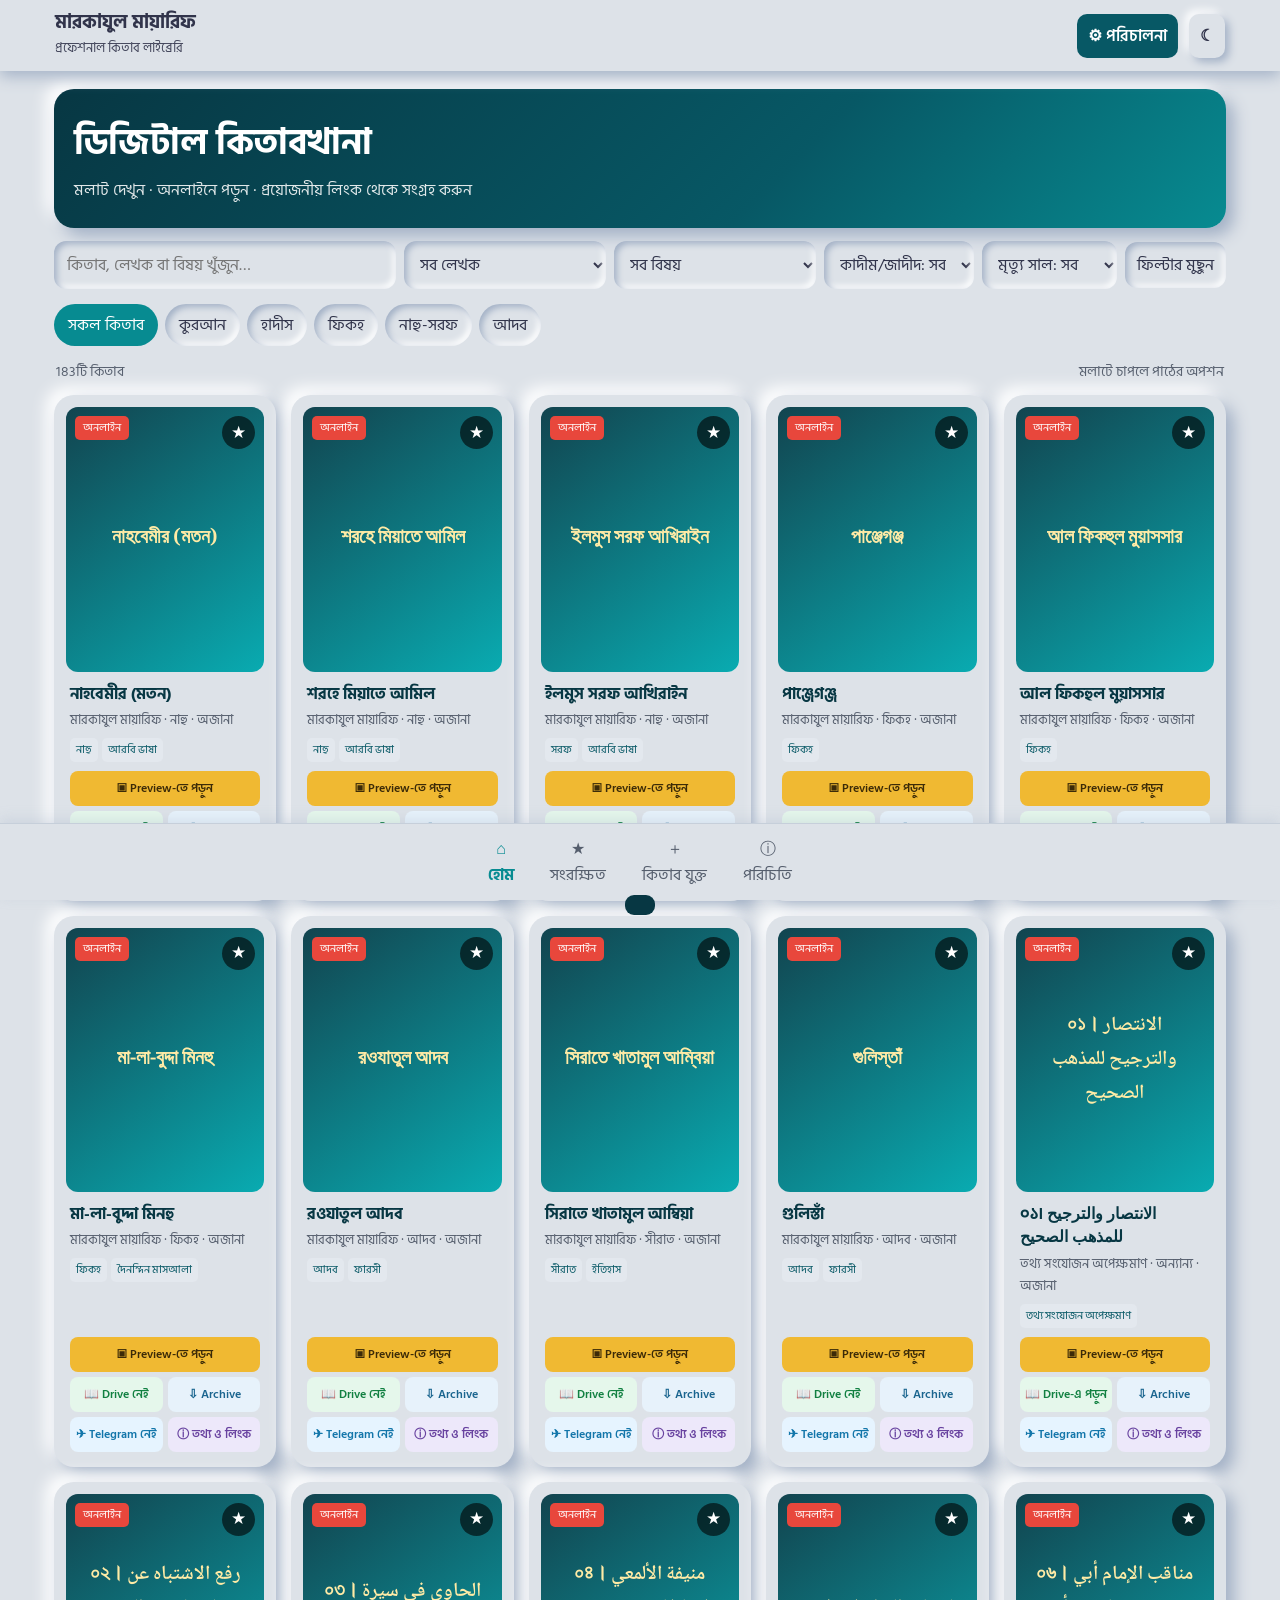
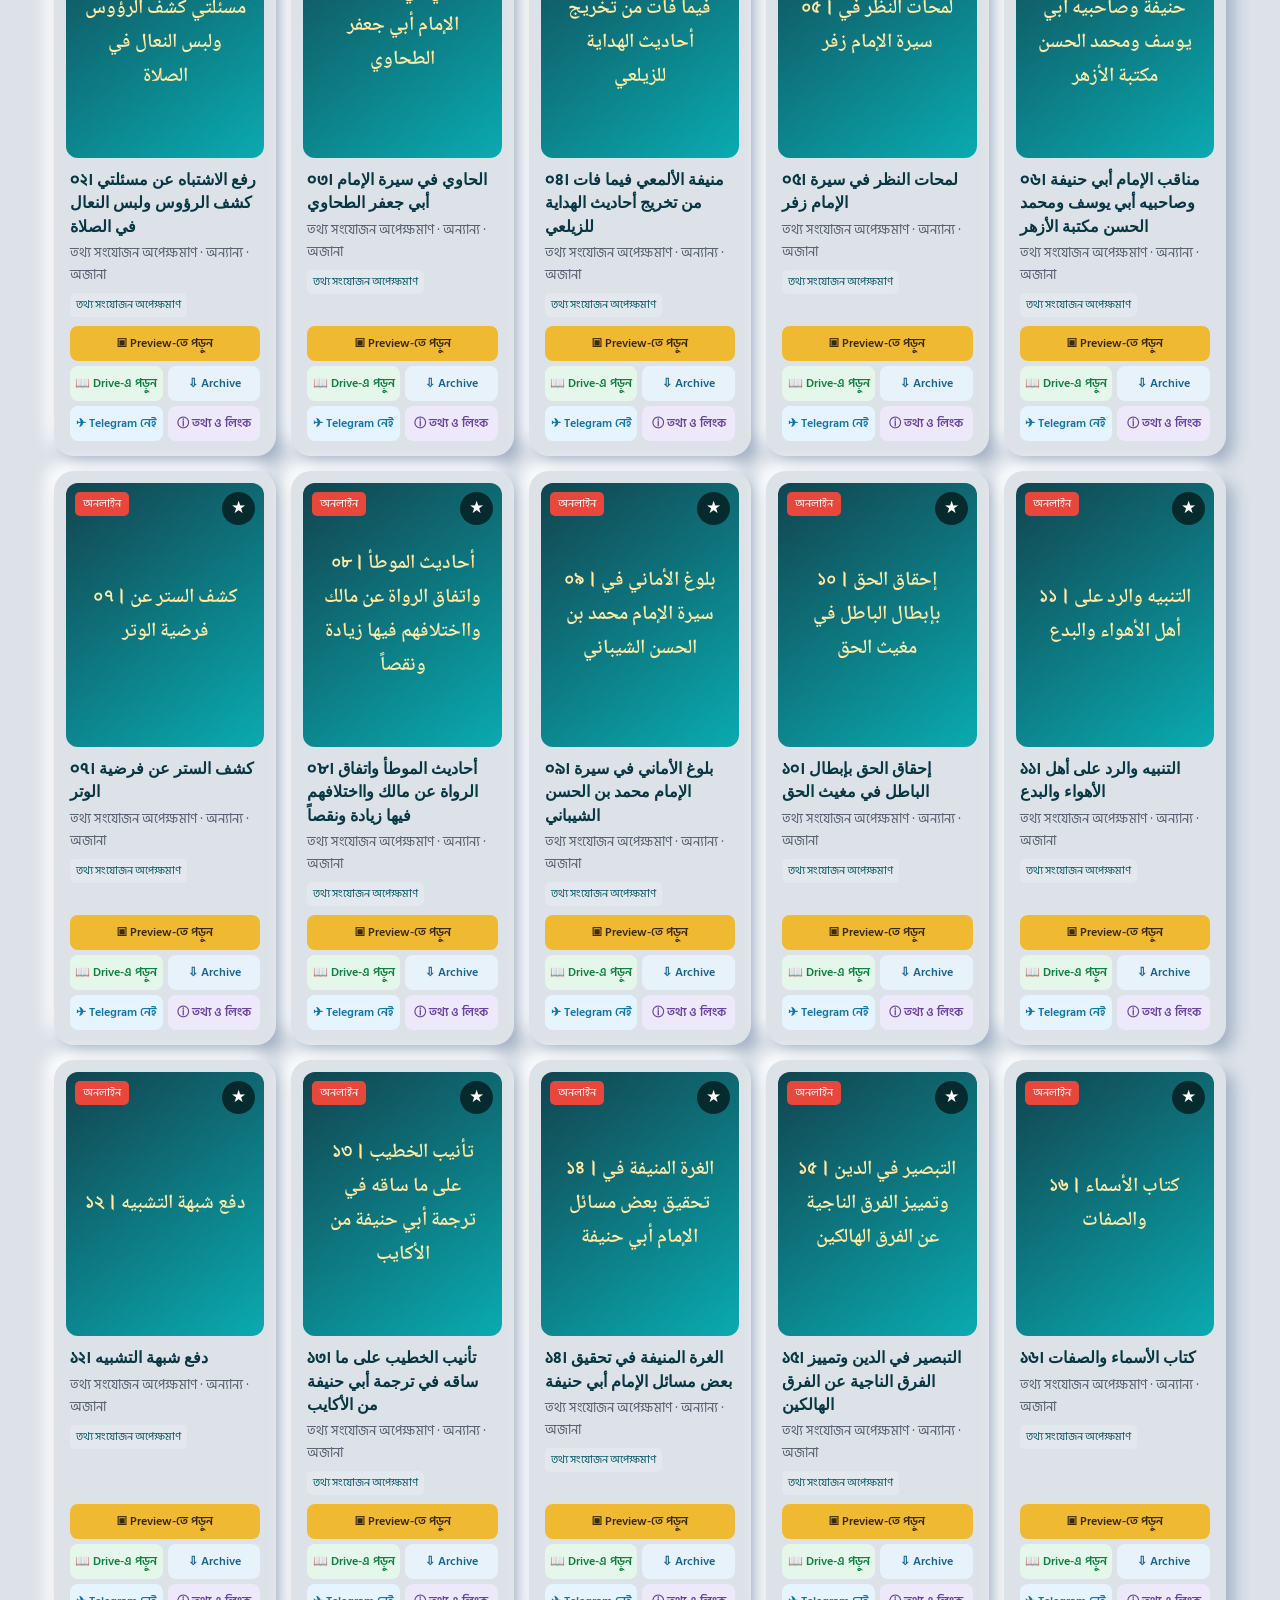
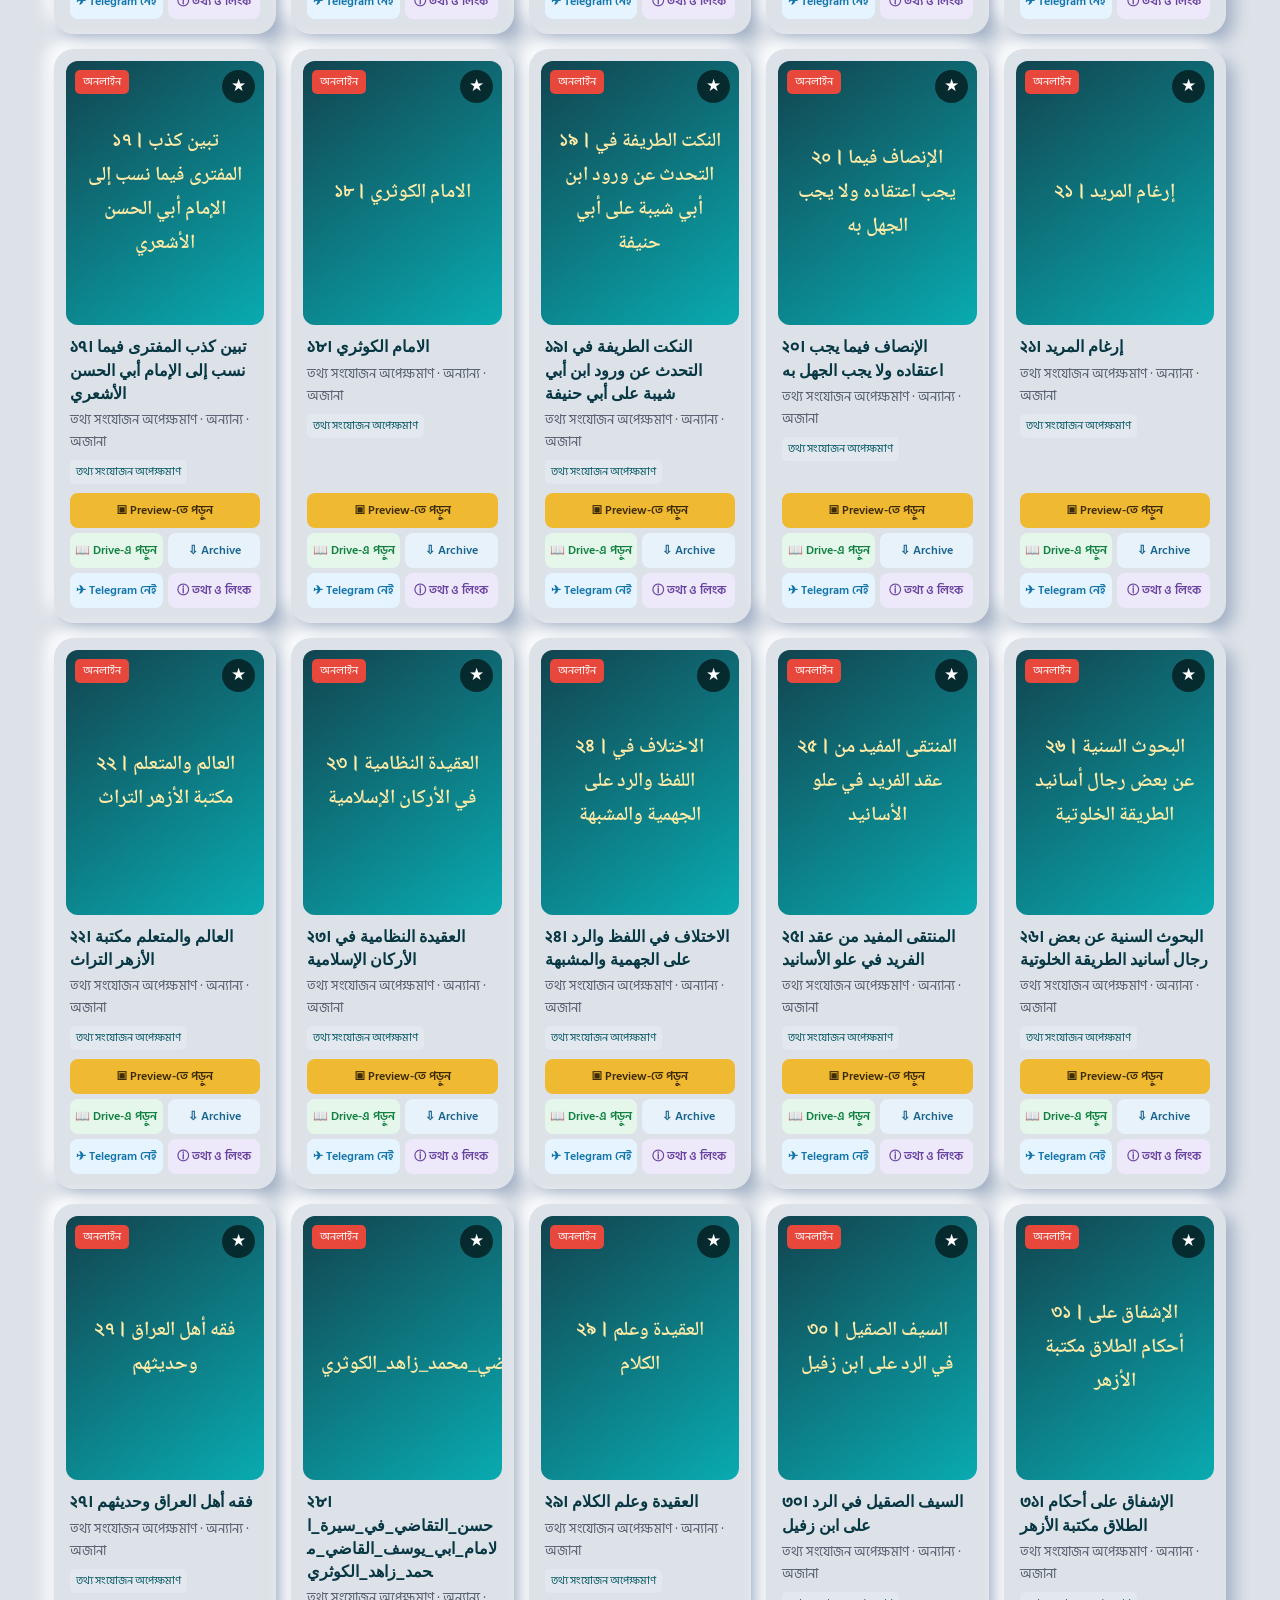
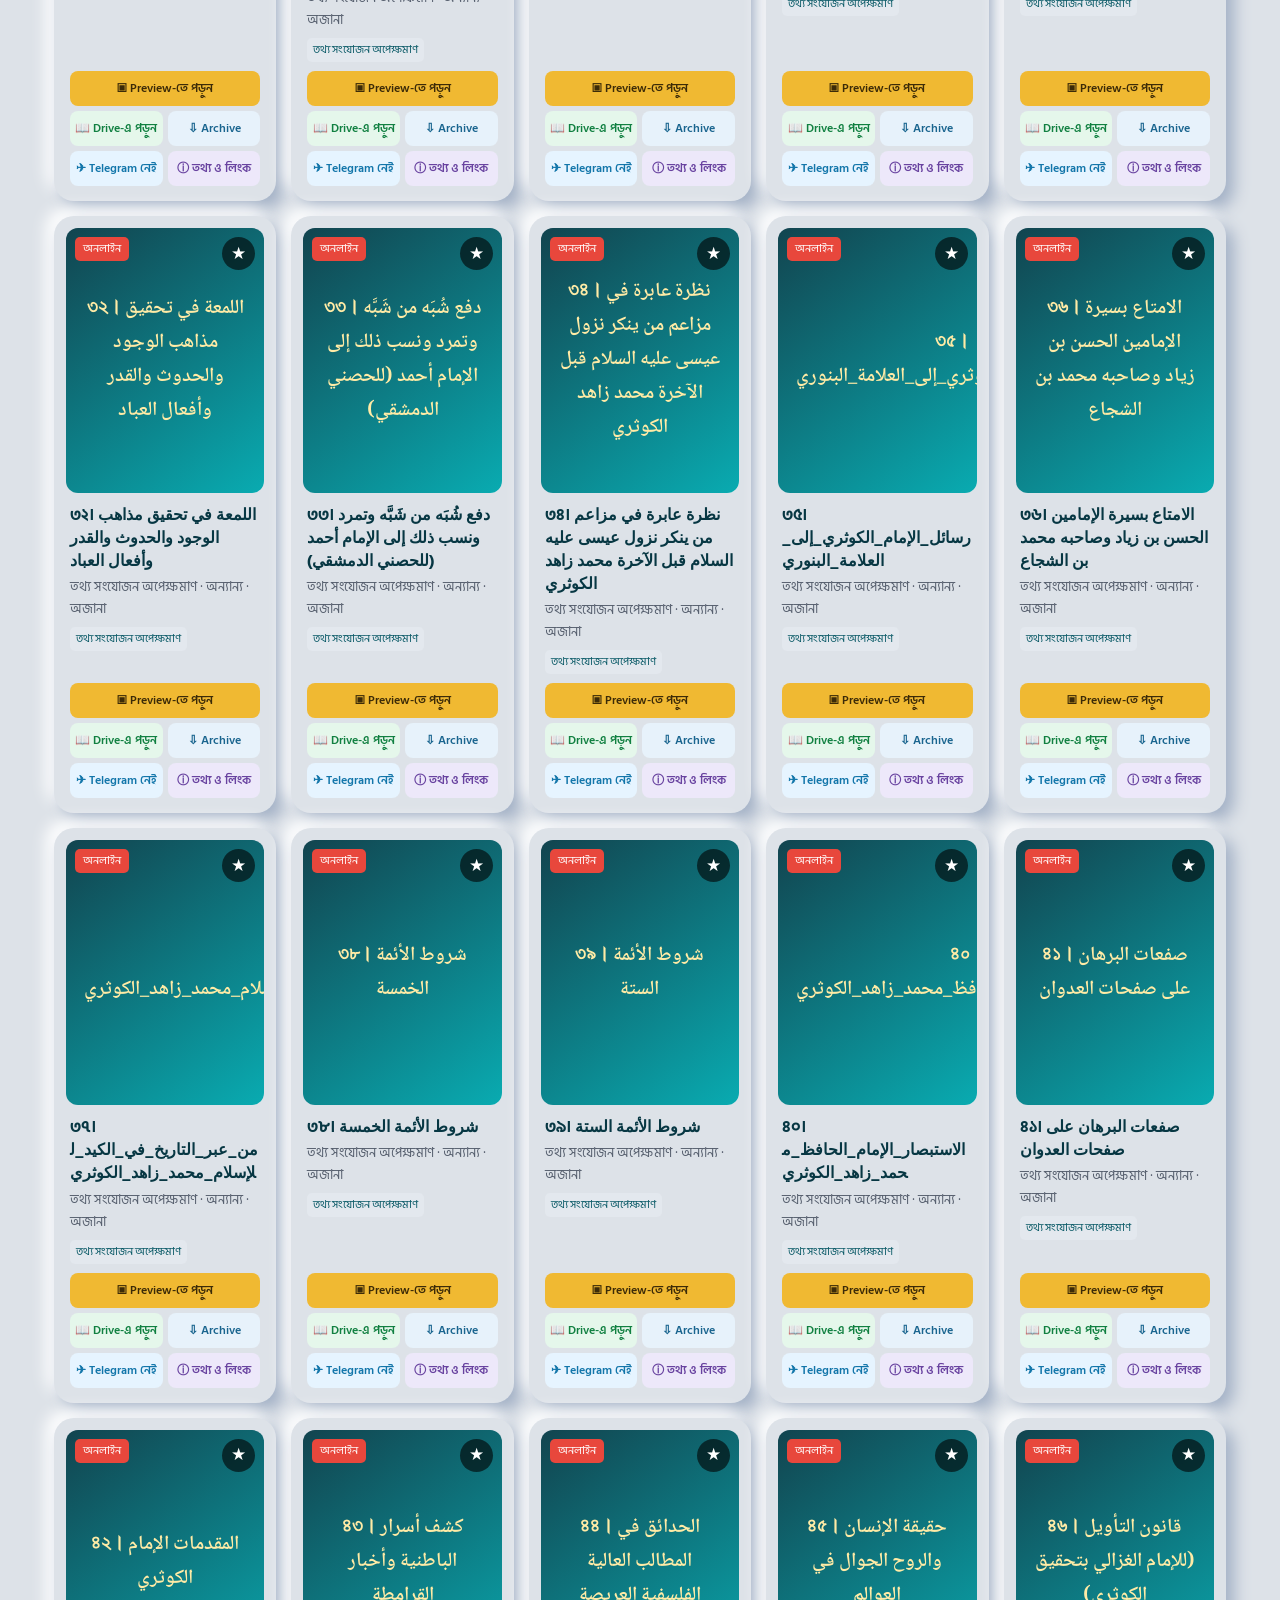
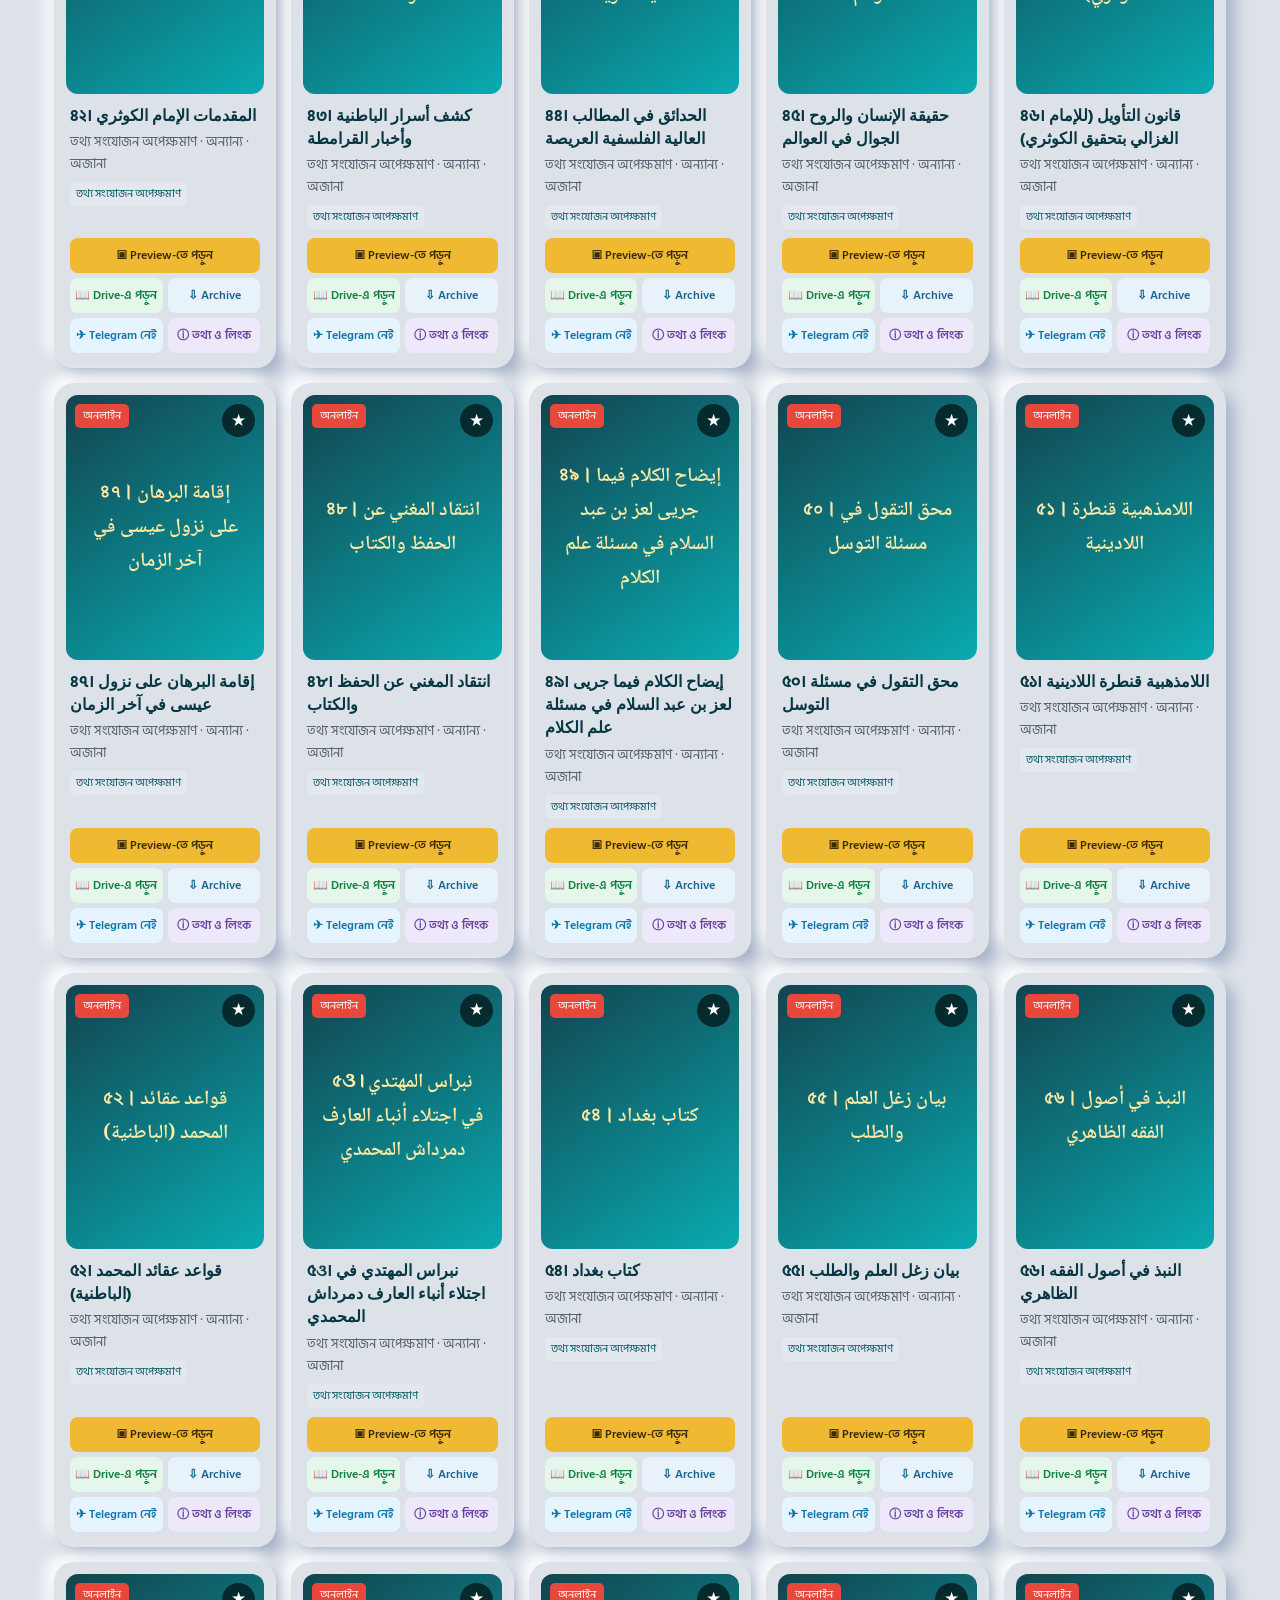
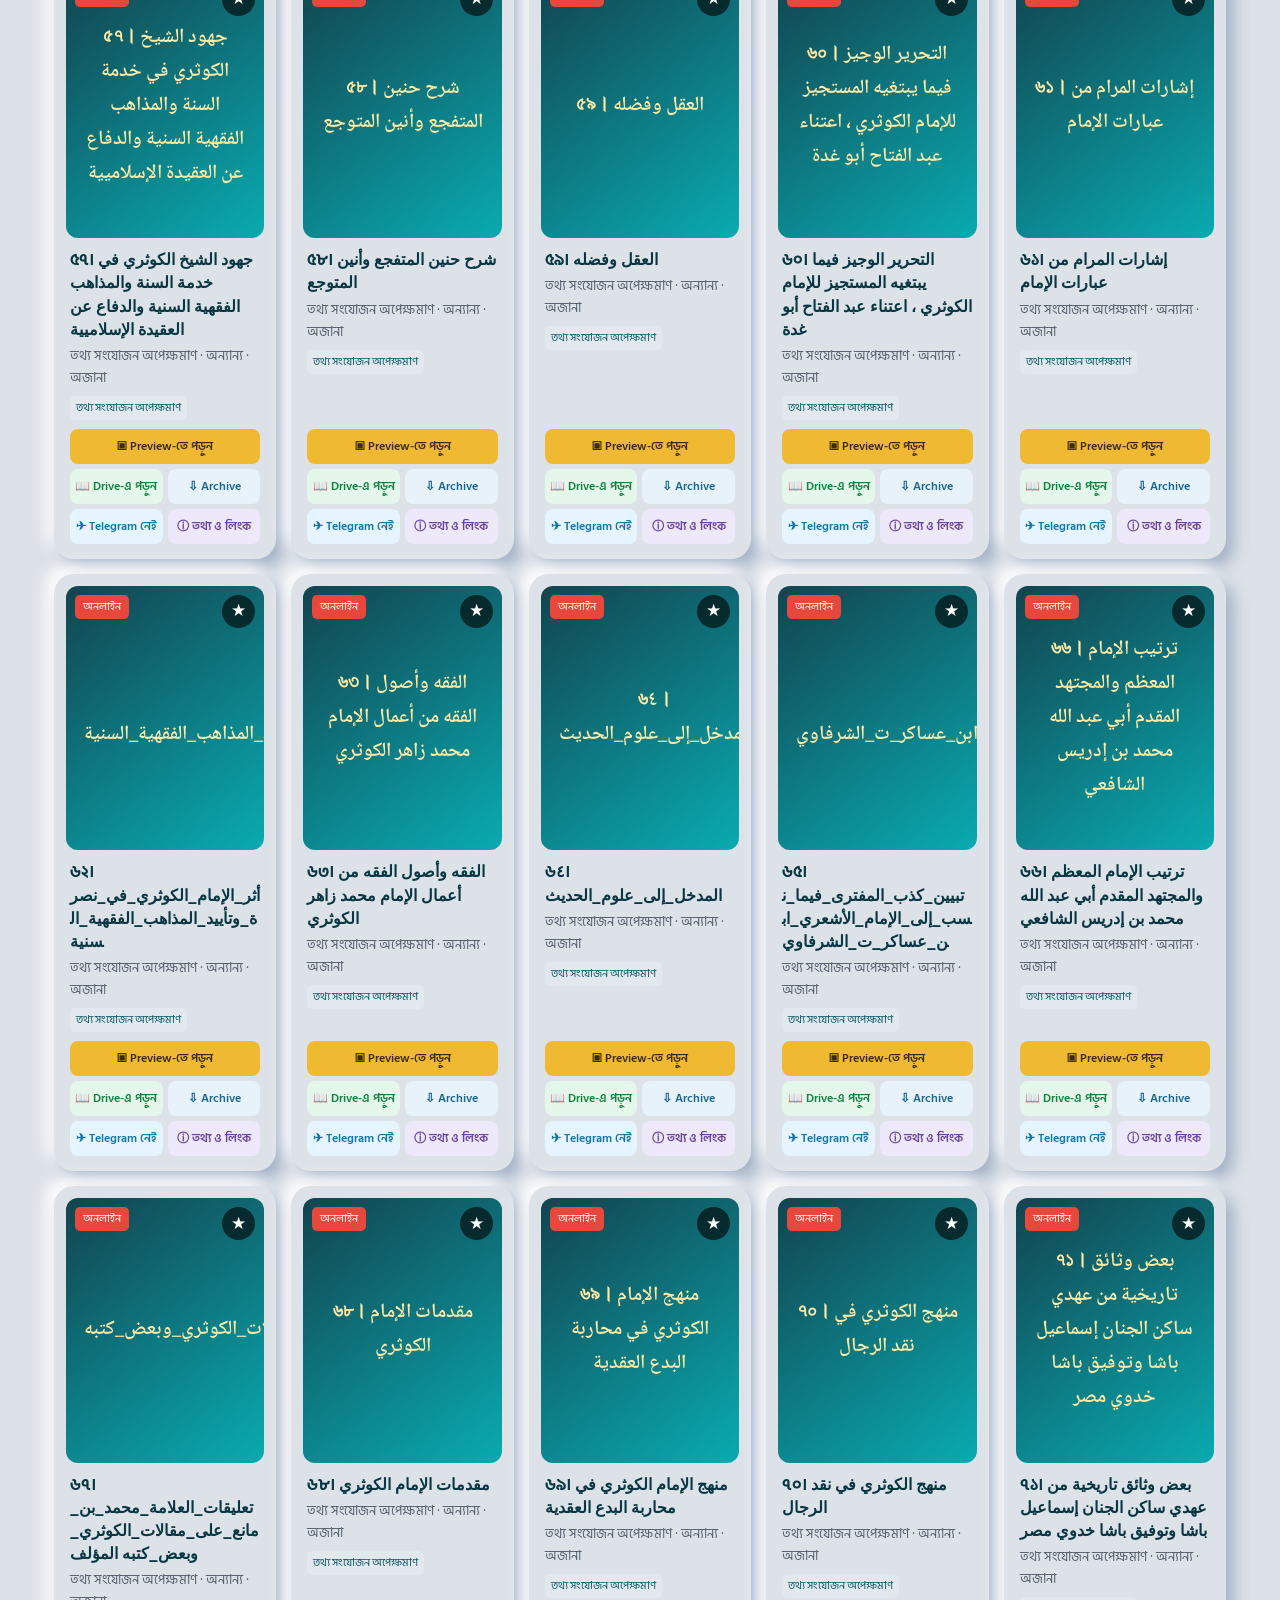
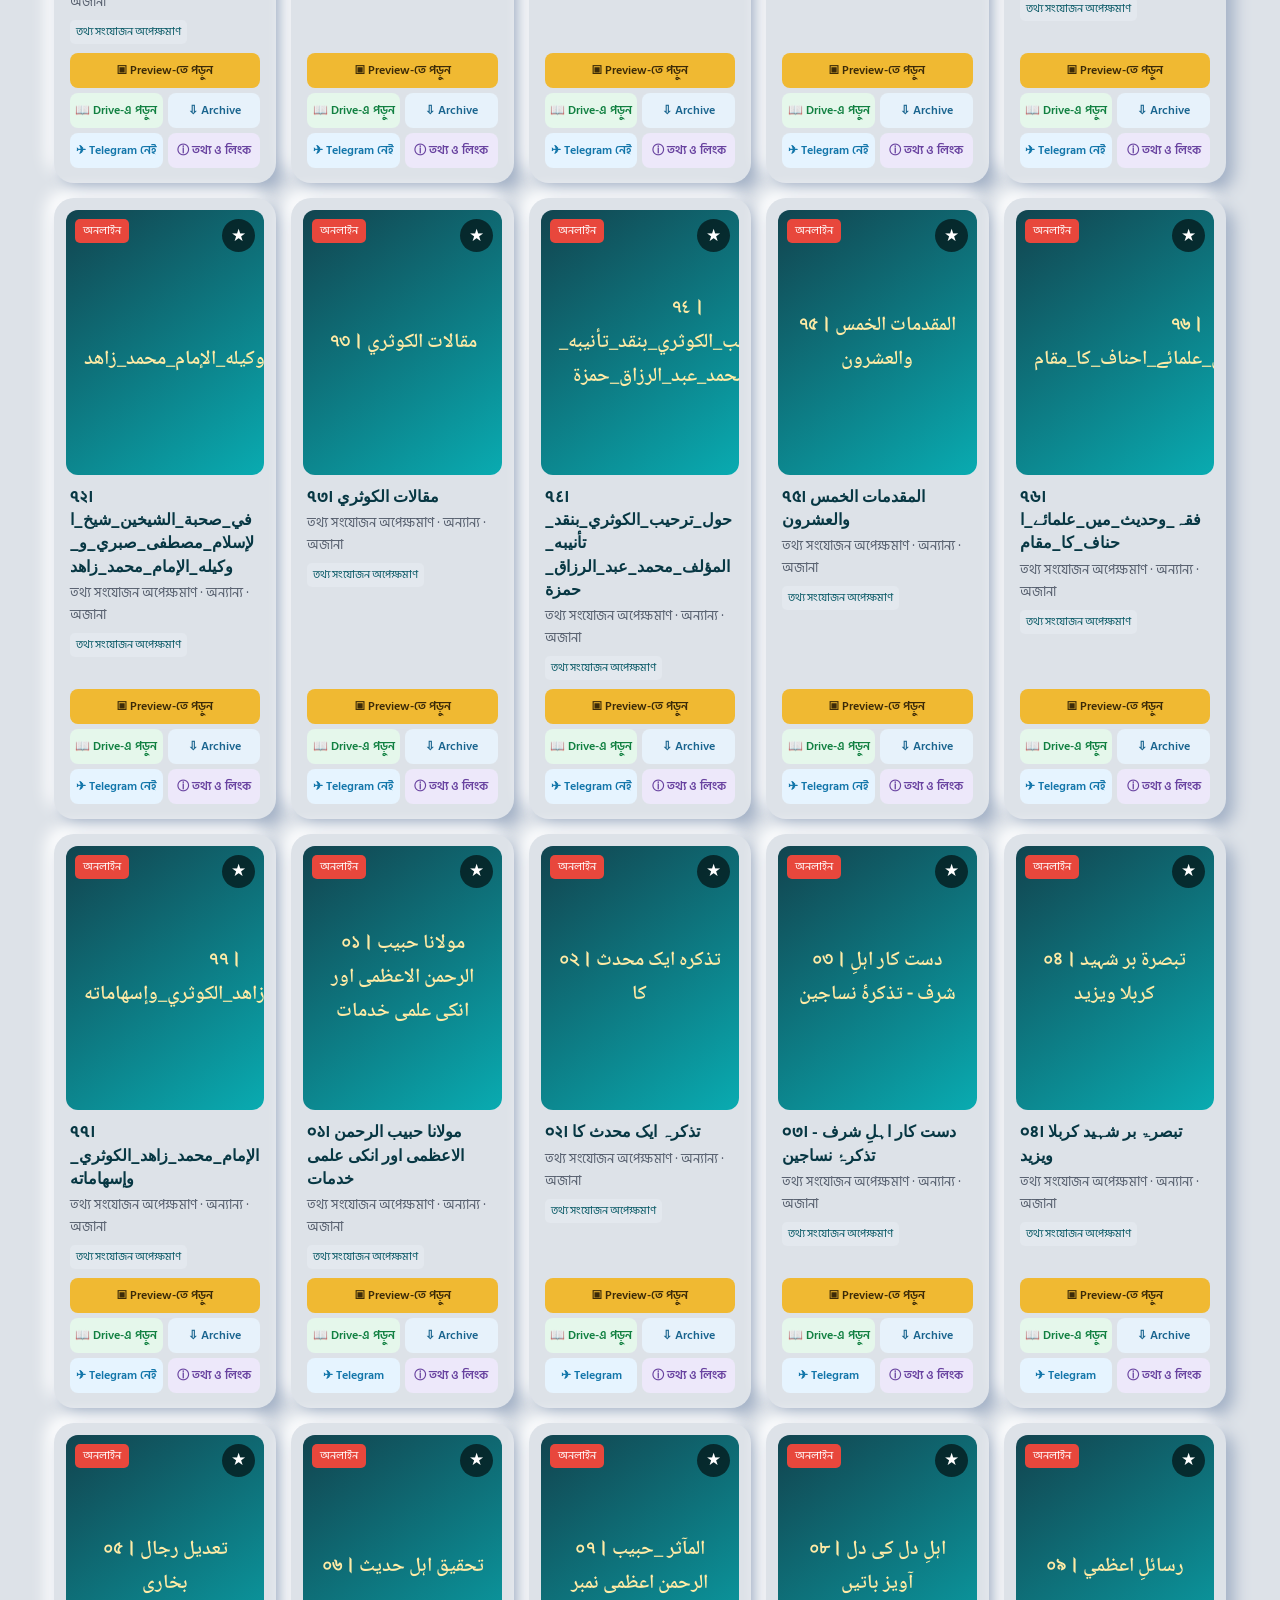
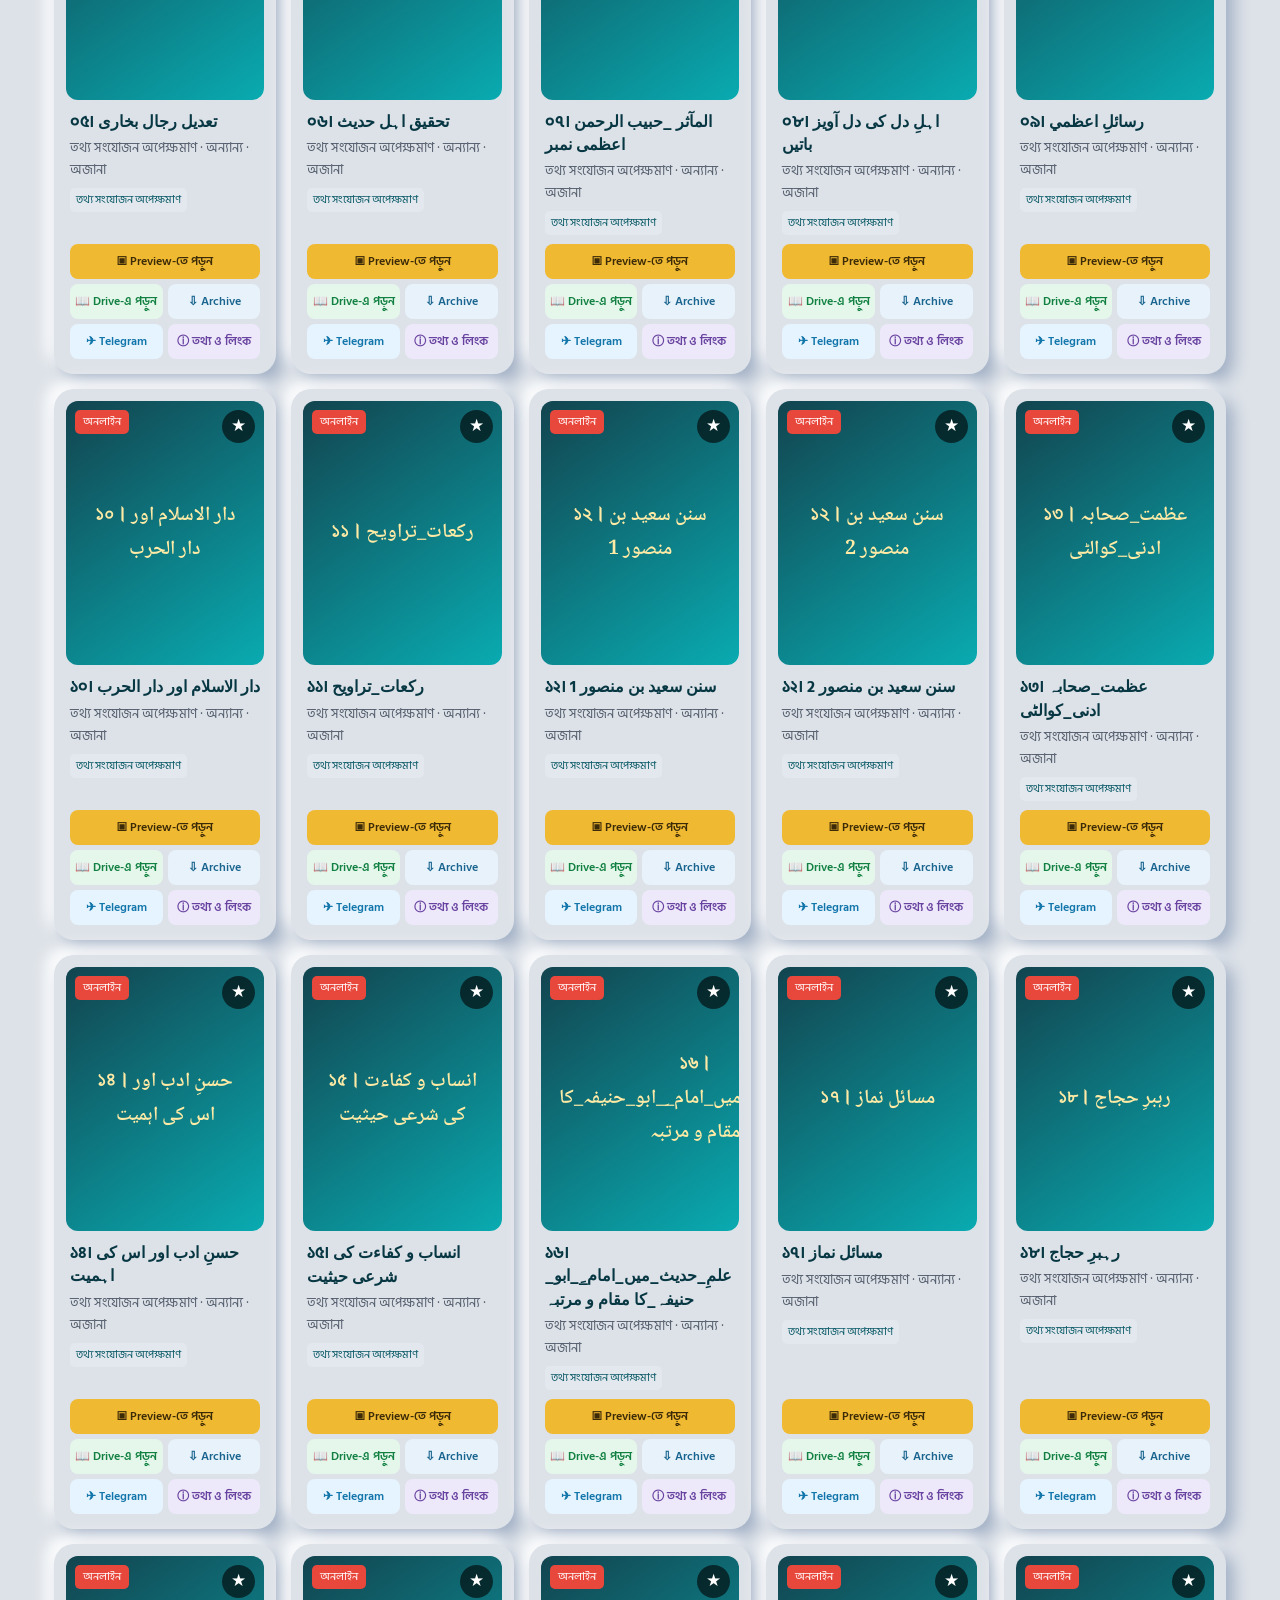
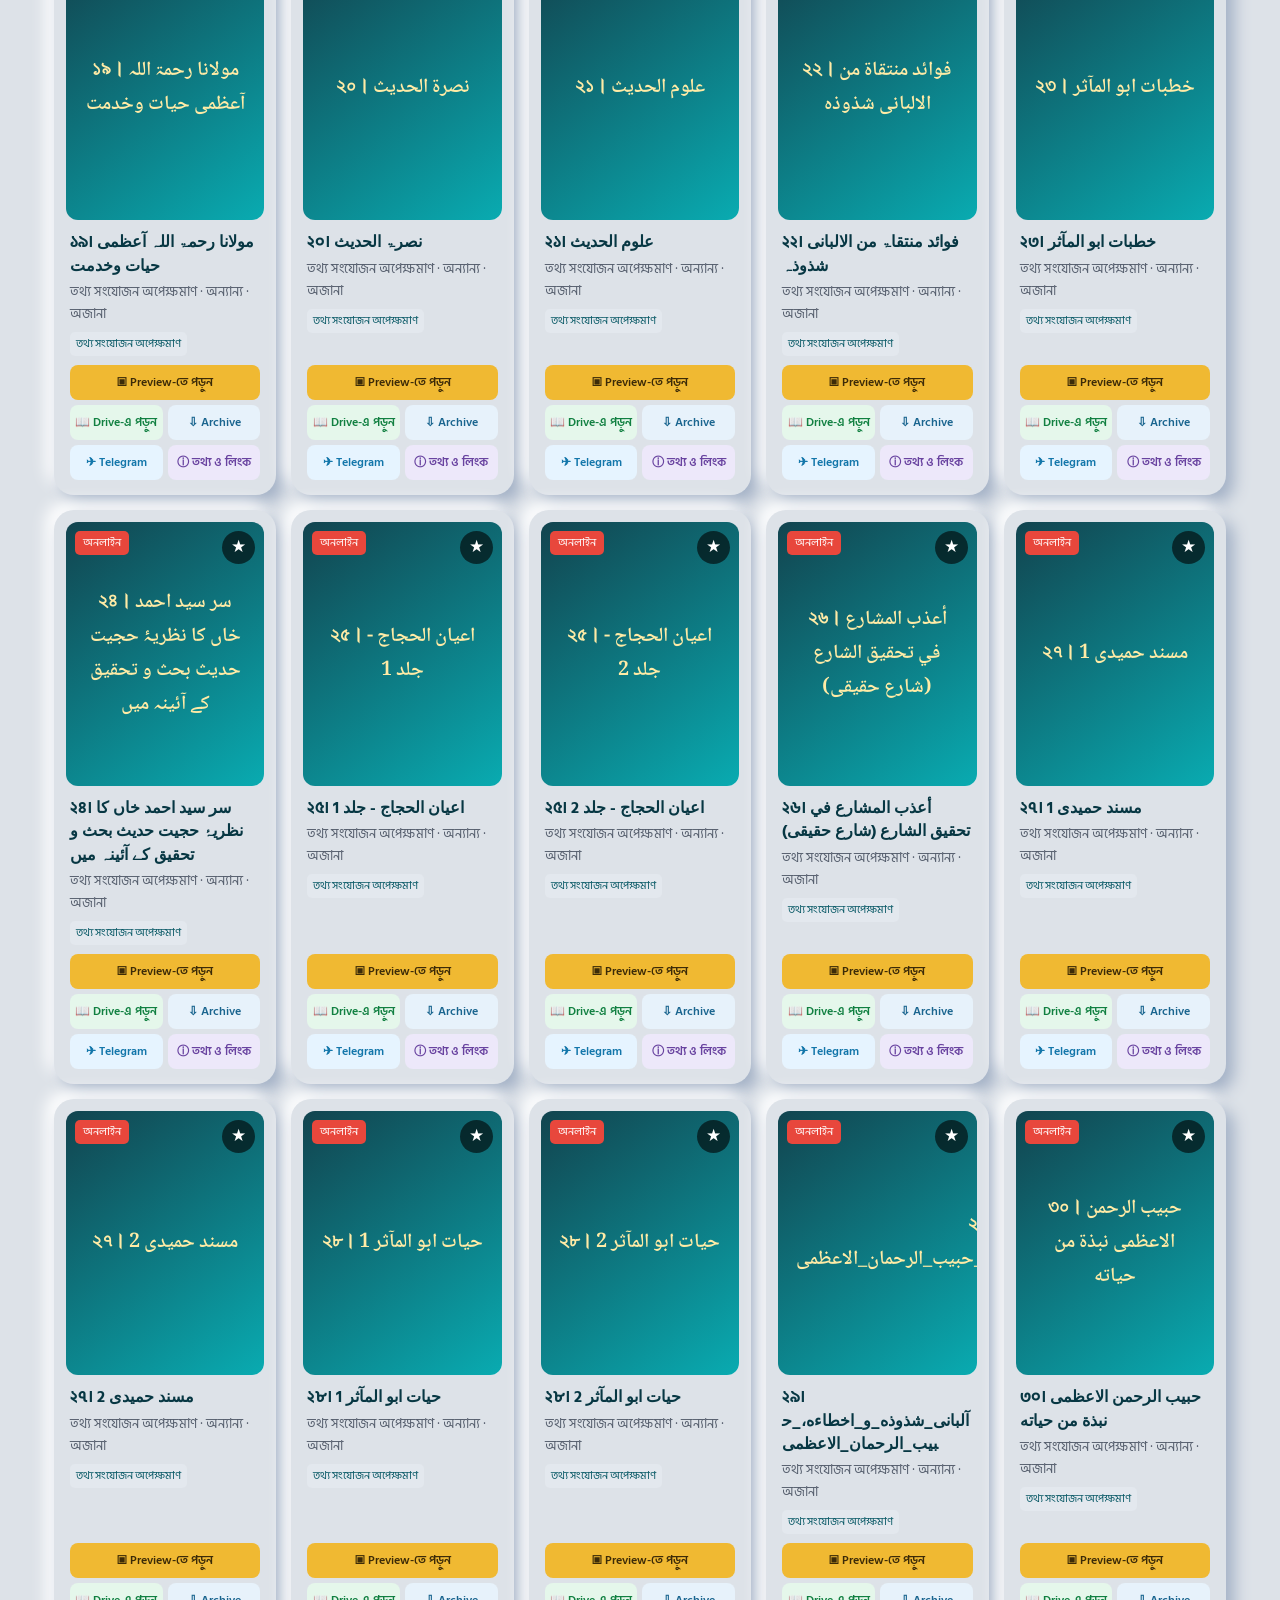
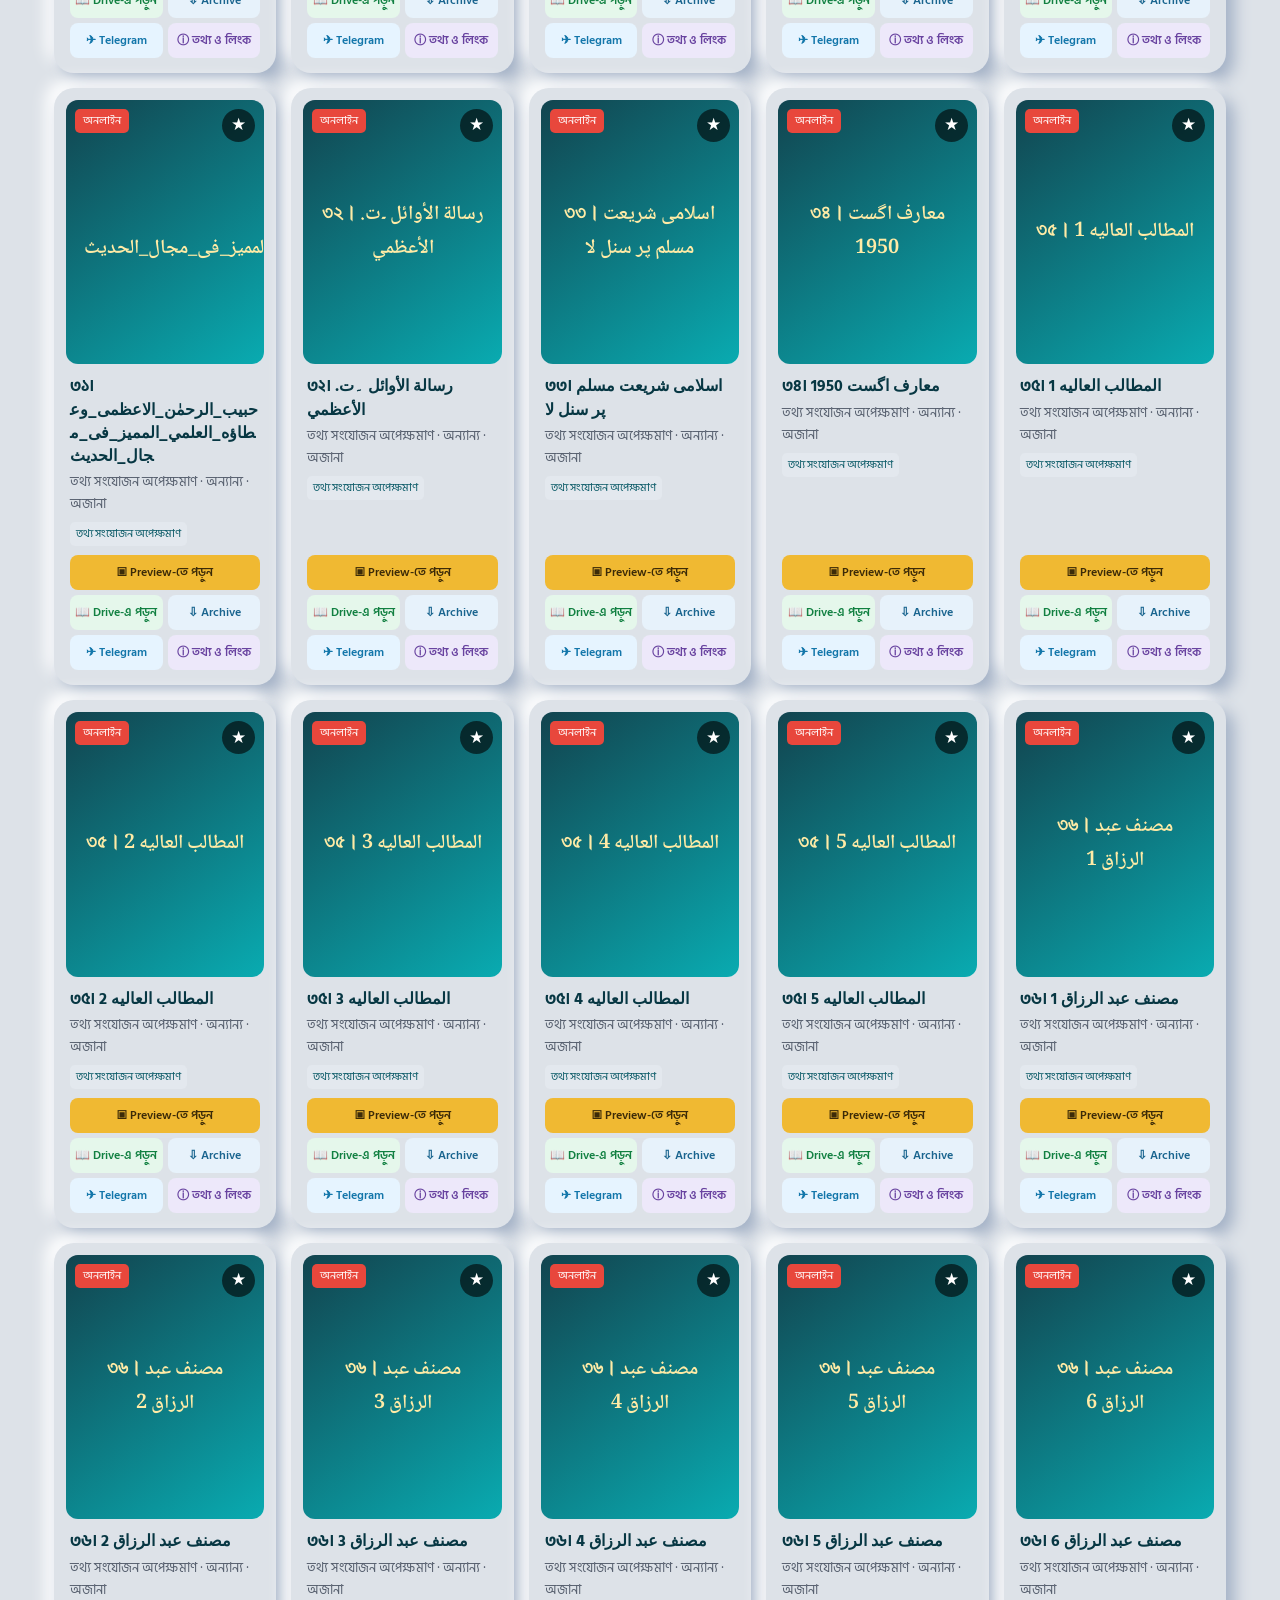
<file: index.html>
<!doctype html>
<html lang="bn" dir="ltr">
<head>
<meta charset="utf-8"><meta name="viewport" content="width=device-width,initial-scale=1"><meta name="theme-color" content="#04b7bd"><title>মারকাযুল মায়ারিফ · কিতাবখানা</title>
<link rel="preconnect" href="https://fonts.googleapis.com"><link rel="preconnect" href="https://fonts.gstatic.com" crossorigin><link href="https://fonts.googleapis.com/css2?family=Hind+Siliguri:wght@400;500;600;700&family=Noto+Naskh+Arabic:wght@400;600&display=swap" rel="stylesheet">
<link rel="stylesheet" href="./markazul-maarif-style.css"></head>
<body>
<header class="top"><div class="topline"><div class="brand"><h1>মারকাযুল মায়ারিফ</h1><small>প্রফেশনাল কিতাব লাইব্রেরি</small></div><button class="topbtn admin" id="adminBtn">⚙ পরিচালনা</button><button class="topbtn" id="themeBtn">☾</button></div></header>
<main class="wrap"><section class="hero"><h2>ডিজিটাল কিতাবখানা</h2><p>মলাট দেখুন · অনলাইনে পড়ুন · প্রয়োজনীয় লিংক থেকে সংগ্রহ করুন</p></section><div class="tools" id="tools"><input id="search" class="search" type="search" placeholder="কিতাব, লেখক বা বিষয় খুঁজুন…" aria-label="কিতাব, লেখক বা বিষয় খুঁজুন"><button type="button" class="filter-toggle" id="filterToggle" aria-expanded="false" aria-controls="filterOptions">⚙ আরও ফিল্টার <span aria-hidden="true">＋</span></button><div class="filter-options" id="filterOptions"><select id="author" class="select"><option value="">সব লেখক</option></select><select id="tag" class="select"><option value="">সব বিষয়</option></select><select id="era" class="select"><option value="">কাদীম/জাদীদ: সব</option><option value="কাদীম">কাদীম</option><option value="জাদীদ">জাদীদ</option><option value="অজানা">অজানা</option></select><select id="year" class="select"><option value="">মৃত্যু সাল: সব</option></select><button id="reset" class="reset">ফিল্টার মুছুন</button></div></div><div class="chips"><button class="chip active" data-cat="">সকল কিতাব</button><button class="chip" data-cat="কুরআন">কুরআন</button><button class="chip" data-cat="হাদীস">হাদীস</button><button class="chip" data-cat="ফিকহ">ফিকহ</button><button class="chip" data-cat="নাহু">নাহু-সরফ</button><button class="chip" data-cat="আদব">আদব</button></div><div class="meta"><span id="count">কিতাব লোড হচ্ছে…</span><span>মলাটে চাপলে পাঠের অপশন</span></div><section id="grid" class="grid"></section><div id="empty" class="empty">কোনো কিতাব পাওয়া যায়নি।</div></main>
<nav class="bottom"><button class="active" id="homeBtn">⌂<br>হোম</button><button id="savedBtn">★<br>সংরক্ষিত</button><button id="addBottom">＋<br>কিতাব যুক্ত</button><button id="aboutBtn">ⓘ<br>পরিচিতি</button></nav>
<div id="adminModal" class="modal"><div class="dialog"><button class="close" data-close>×</button><h2>কিতাব পরিচালনা</h2><div id="adminLogin"><div class="notice">শুধু অনুমোদিত ব্যক্তি password দিয়ে কিতাব যুক্ত, সম্পাদনা বা মুছে ফেলতে পারবেন।</div><div class="field"><label>Admin password</label><input id="password" type="password" placeholder="পাসওয়ার্ড লিখুন"></div><button class="submit" id="loginBtn" style="margin-top:12px">প্রবেশ করুন</button></div><div id="adminPanel" style="display:none"><div class="notice">নতুন কিতাব যোগ করতে ফর্ম পূরণ করুন। পুরোনো কিতাব edit করতে নিচ থেকে নির্বাচন করুন।</div><form id="bookForm" class="form"><input type="hidden" name="index"><div class="field"><label>কিতাবের নাম *</label><input name="title" required></div><div class="field"><label>লেখক *</label><input name="author" required></div><div class="field"><label>মৃত্যু সাল (ফিল্টারের জন্য)</label><input name="death" placeholder="যেমন: ৭৫০ হিজরি"></div><div class="field"><label>কাদীম/জাদীদ</label><select name="era"><option>অজানা</option><option>কাদীম</option><option>জাদীদ</option></select></div><div class="field"><label>বিভাগ *</label><input name="category" placeholder="হাদীস / ফিকহ / নাহু" required></div><div class="field"><label>লেখকের পরিচিতি (ঐচ্ছিক)</label><input name="bio"></div><div class="field full"><label>বিষয় ট্যাগ (কমা দিয়ে লিখুন)</label><input name="tags" placeholder="হাদীস, উসূল, ফিকহ"></div><div class="field full"><label>কিতাবের মলাট URL *</label><input name="cover" type="url" placeholder="https://archive.org/services/img/BOOK_ID" required></div><div class="field full"><label>আলাদা Preview URL *</label><input name="preview" type="url" placeholder="https://archive.org/embed/BOOK_ID" required></div><div class="field full"><label>অনলাইনে পড়ার Google Drive URL</label><input name="drive" type="url" placeholder="https://drive.google.com/file/.../view"></div><div class="field"><label>ডাউনলোড: Archive</label><input name="archive" type="url"></div><div class="field"><label>ডাউনলোড: Telegram</label><input name="telegram" type="url"></div><button class="submit">কিতাব সংরক্ষণ করুন</button></form><div class="field" style="margin-top:16px"><label>সম্পাদনার জন্য কিতাব নির্বাচন</label><select id="editSelect"><option value="">নতুন কিতাব</option></select></div><div style="display:flex;gap:8px;margin-top:8px"><button type="button" id="moveUpBtn" class="select" style="flex:1">↑ তালিকায় আগে</button><button type="button" id="moveDownBtn" class="select" style="flex:1">↓ তালিকায় পরে</button></div><div class="notice" style="margin-top:8px">ম্যানুয়ালি ক্রম বদলাতে বই নির্বাচন করে ↑/↓ চাপুন। এই ক্রমই কিতাবখানায় দেখাবে; ডেটা এই ব্রাউজারে সংরক্ষিত হবে।</div><div class="field" style="margin:8px 0"><label for="positionInput">সরাসরি অবস্থান (১ = একদম উপরে)</label><div style="display:flex;gap:8px"><input id="positionInput" type="number" min="1" inputmode="numeric" placeholder="যেমন ১ বা ২৫" style="flex:1;min-width:0"><button type="button" id="positionBtn" class="select">অবস্থান নির্ধারণ</button></div></div><button id="deleteBtn" class="submit" style="display:none;background:#b93636;margin-top:9px">নির্বাচিত কিতাব মুছে ফেলুন</button><button id="exportBtn" class="submit" style="margin-top:9px;background:#287c72">এই ডিভাইসের ডাটা Export করুন</button></div></div></div>
<div id="readerModal" class="modal"><div class="dialog reader"><button class="close" data-close>×</button><iframe id="reader" allowfullscreen></iframe></div></div><div id="infoModal" class="modal"><div class="dialog"><button class="close" data-close>×</button><h2>মারকাযুল মায়ারিফ</h2><p>কুরআন, হাদীস, ফিকহ, নাহু-সরফ ও ইসলামী জ্ঞানের কিতাবসমূহ এক জায়গায় পড়ার জন্য এই ডিজিটাল লাইব্রেরি।</p><p>নতুন কিতাব যোগ করতে <b>পরিচালনা</b> বাটনে চাপ দিয়ে password ব্যবহার করুন।</p></div></div><div class="toast" id="toast"></div>
<script>
const starter=[
['নাহবেমীর (মতন)','মারকাযুল মায়ারিফ','নাহু',['নাহু','আরবি ভাষা'],'https://archive.org/services/img/nahw_meer','https://archive.org/embed/nahw_meer','','https://archive.org/download/nahw_meer',''],
['শরহে মিয়াতে আমিল','মারকাযুল মায়ারিফ','নাহু',['নাহু','আরবি ভাষা'],'https://archive.org/services/img/4-250772729412715191-2','https://archive.org/embed/4-250772729412715191-2','','https://archive.org/download/4-250772729412715191-2',''],
['ইলমুস সরফ আখিরাইন','মারকাযুল মায়ারিফ','নাহু',['সরফ','আরবি ভাষা'],'https://archive.org/services/img/ilm-us-sarf-aakherain','https://archive.org/embed/ilm-us-sarf-aakherain','','https://archive.org/download/ilm-us-sarf-aakherain',''],
['পাঞ্জেগঞ্জ','মারকাযুল মায়ারিফ','ফিকহ',['ফিকহ'],'https://archive.org/services/img/20230216_20230216_0503','https://archive.org/embed/20230216_20230216_0503','','https://archive.org/download/20230216_20230216_0503',''],
['আল ফিকহুল মুয়াসসার','মারকাযুল মায়ারিফ','ফিকহ',['ফিকহ'],'https://archive.org/services/img/abo_abdrahman_kordi_barid_20160522_0808','https://archive.org/embed/abo_abdrahman_kordi_barid_20160522_0808','','https://archive.org/download/abo_abdrahman_kordi_barid_20160522_0808',''],
['মা-লা-বুদ্দা মিনহু','মারকাযুল মায়ারিফ','ফিকহ',['ফিকহ','দৈনন্দিন মাসআলা'],'https://archive.org/services/img/MaLaBuddaMinhufarsiWithUrduTranslation','https://archive.org/embed/MaLaBuddaMinhufarsiWithUrduTranslation','','https://archive.org/download/MaLaBuddaMinhufarsiWithUrduTranslation',''],
['রওযাতুল আদব','মারকাযুল মায়ারিফ','আদব',['আদব','ফারসী'],'https://archive.org/services/img/rozat-ul-adab-mushtaq-ahmad-churthawli-ra','https://archive.org/embed/rozat-ul-adab-mushtaq-ahmad-churthawli-ra','','https://archive.org/download/rozat-ul-adab-mushtaq-ahmad-churthawli-ra',''],
['সিরাতে খাতামুল আম্বিয়া','মারকাযুল মায়ারিফ','সীরাত',['সীরাত','ইতিহাস'],'https://archive.org/services/img/105-seerat-khatim-ul-nabieen-mufti-shafi-shb','https://archive.org/embed/105-seerat-khatim-ul-nabieen-mufti-shafi-shb','','https://archive.org/download/105-seerat-khatim-ul-nabieen-mufti-shafi-shb',''],
['গুলিস্তাঁ','মারকাযুল মায়ারিফ','আদব',['আদব','ফারসী'],'https://archive.org/services/img/GulistanByShaykhSaadiFarsiWithUrduTranslation','https://archive.org/embed/GulistanByShaykhSaadiFarsiWithUrduTranslation','','https://archive.org/download/GulistanByShaykhSaadiFarsiWithUrduTranslation','']
].map(x=>({title:x[0],author:x[1],category:x[2],tags:x[3],cover:x[4],preview:x[5],drive:x[6],archive:x[7],telegram:x[8]}));
const ADMIN_PASSWORD='123';
const extraBooks=[{"title":"০১। الانتصار والترجيح للمذهب الصحيح","author":"তথ্য সংযোজন অপেক্ষমাণ","category":"অন্যান্য","tags":["তথ্য সংযোজন অপেক্ষমাণ"],"death":"","era":"অজানা","cover":"https://archive.org/services/img/20260531_20260531_1533","preview":"https://archive.org/embed/20260531_20260531_1533","drive":"https://drive.google.com/file/d/1c_jkfCNqPkyfBvtJcGYdrMRgpZI1YdM0/view?usp=sharing","archive":"https://archive.org/details/20260531_20260531_1533","telegram":""},{"title":"০২। رفع الاشتباه عن مسئلتي كشف الرؤوس ولبس النعال في الصلاة","author":"তথ্য সংযোজন অপেক্ষমাণ","category":"অন্যান্য","tags":["তথ্য সংযোজন অপেক্ষমাণ"],"death":"","era":"অজানা","cover":"https://archive.org/services/img/raful-ishtibah-zahid-al-kawthari","preview":"https://archive.org/embed/raful-ishtibah-zahid-al-kawthari","drive":"https://drive.google.com/file/d/1BGDO37bwegIp8PpFw3xsA_JyFna13npc/view?usp=sharing","archive":"https://archive.org/details/raful-ishtibah-zahid-al-kawthari","telegram":""},{"title":"০৩। الحاوي في سيرة الإمام أبي جعفر الطحاوي","author":"তথ্য সংযোজন অপেক্ষমাণ","category":"অন্যান্য","tags":["তথ্য সংযোজন অপেক্ষমাণ"],"death":"","era":"অজানা","cover":"https://archive.org/services/img/Al-Hawi","preview":"https://archive.org/embed/Al-Hawi","drive":"https://drive.google.com/file/d/1dIXgKVLAhYLvTmLU5_nu9SQbpX8KhHkm/view?usp=sharing","archive":"https://archive.org/details/Al-Hawi","telegram":""},{"title":"০৪। منيفة الألمعي فيما فات من تخريج أحاديث الهداية للزيلعي","author":"তথ্য সংযোজন অপেক্ষমাণ","category":"অন্যান্য","tags":["তথ্য সংযোজন অপেক্ষমাণ"],"death":"","era":"অজানা","cover":"https://archive.org/services/img/muniyatul-_al-mai","preview":"https://archive.org/embed/muniyatul-_al-mai","drive":"https://drive.google.com/file/d/1uDFkig1NABnCGIYWcn1L_qVRwZpbxbBc/view?usp=sharing","archive":"https://archive.org/details/muniyatul-_al-mai","telegram":""},{"title":"০৫। لمحات النظر في سيرة الإمام زفر","author":"তথ্য সংযোজন অপেক্ষমাণ","category":"অন্যান্য","tags":["তথ্য সংযোজন অপেক্ষমাণ"],"death":"","era":"অজানা","cover":"https://archive.org/services/img/lamahatun_nojor","preview":"https://archive.org/embed/lamahatun_nojor","drive":"https://drive.google.com/file/d/1piuCDwinnC1ahqwNo3uOOsdL3Hq4CBwd/view?usp=sharing","archive":"https://archive.org/details/lamahatun_nojor","telegram":""},{"title":"০৬। مناقب الإمام أبي حنيفة وصاحبيه أبي يوسف ومحمد الحسن مكتبة الأزهر","author":"তথ্য সংযোজন অপেক্ষমাণ","category":"অন্যান্য","tags":["তথ্য সংযোজন অপেক্ষমাণ"],"death":"","era":"অজানা","cover":"https://archive.org/services/img/manakibu_abu_hanifa_wa_sahibaihi","preview":"https://archive.org/embed/manakibu_abu_hanifa_wa_sahibaihi","drive":"https://drive.google.com/file/d/1_uGrC7ouNWjRc7Gi07gVNFXc_hln4NCu/view?usp=sharing","archive":"https://archive.org/details/manakibu_abu_hanifa_wa_sahibaihi","telegram":""},{"title":"০৭। كشف الستر عن فرضية الوتر","author":"তথ্য সংযোজন অপেক্ষমাণ","category":"অন্যান্য","tags":["তথ্য সংযোজন অপেক্ষমাণ"],"death":"","era":"অজানা","cover":"https://archive.org/services/img/kasrus_sitri_an_forjieatil_bitri","preview":"https://archive.org/embed/kasrus_sitri_an_forjieatil_bitri","drive":"https://drive.google.com/file/d/12alc4XU-7IUagFKTkkTjm9-wXXtWYKqQ/view?usp=sharing","archive":"https://archive.org/details/kasrus_sitri_an_forjieatil_bitri","telegram":""},{"title":"০৮। أحاديث الموطأ واتفاق الرواة عن مالك وااختلافهم فيها زيادة ونقصاً","author":"তথ্য সংযোজন অপেক্ষমাণ","category":"অন্যান্য","tags":["তথ্য সংযোজন অপেক্ষমাণ"],"death":"","era":"অজানা","cover":"https://archive.org/services/img/ahadisu_mueatta","preview":"https://archive.org/embed/ahadisu_mueatta","drive":"https://drive.google.com/file/d/1DrkQ19rStQXCHSztoCjMzHktJtIMJTPU/view?usp=sharing","archive":"https://archive.org/details/ahadisu_mueatta","telegram":""},{"title":"০৯। بلوغ الأماني في سيرة الإمام محمد بن الحسن الشيباني","author":"তথ্য সংযোজন অপেক্ষমাণ","category":"অন্যান্য","tags":["তথ্য সংযোজন অপেক্ষমাণ"],"death":"","era":"অজানা","cover":"https://archive.org/services/img/bulugul_amani","preview":"https://archive.org/embed/bulugul_amani","drive":"https://drive.google.com/file/d/1dBY4iR3AAYeRHltQ1eDwJXyo7U0csDwF/view?usp=sharing","archive":"https://archive.org/details/bulugul_amani","telegram":""},{"title":"১০। إحقاق الحق بإبطال الباطل في مغيث الحق","author":"তথ্য সংযোজন অপেক্ষমাণ","category":"অন্যান্য","tags":["তথ্য সংযোজন অপেক্ষমাণ"],"death":"","era":"অজানা","cover":"https://archive.org/services/img/ehkakul_haq","preview":"https://archive.org/embed/ehkakul_haq","drive":"https://drive.google.com/file/d/1-iAxCRczduh7So_o8jNO_CdEnToNA09z/view?usp=sharing","archive":"https://archive.org/details/ehkakul_haq","telegram":""},{"title":"১১। التنبيه والرد على أهل الأهواء والبدع","author":"তথ্য সংযোজন অপেক্ষমাণ","category":"অন্যান্য","tags":["তথ্য সংযোজন অপেক্ষমাণ"],"death":"","era":"অজানা","cover":"https://archive.org/services/img/tanhih_War_raddi","preview":"https://archive.org/embed/tanhih_War_raddi","drive":"https://drive.google.com/file/d/12XNy61zANPBb33iqyiLT2bmcILFmTmbL/view?usp=sharing","archive":"https://archive.org/details/tanhih_War_raddi","telegram":""},{"title":"১২। دفع شبهة التشبيه","author":"তথ্য সংযোজন অপেক্ষমাণ","category":"অন্যান্য","tags":["তথ্য সংযোজন অপেক্ষমাণ"],"death":"","era":"অজানা","cover":"https://archive.org/services/img/Dafu_Shubahi_Tashbih_Kawtheri","preview":"https://archive.org/embed/Dafu_Shubahi_Tashbih_Kawtheri","drive":"https://drive.google.com/file/d/1khQVHfqAD1HZf7HTAWlNFyglndrOWiMX/view?usp=sharing","archive":"https://archive.org/details/Dafu_Shubahi_Tashbih_Kawtheri","telegram":""},{"title":"১৩। تأنيب الخطيب على ما ساقه في ترجمة أبي حنيفة من الأكايب","author":"তথ্য সংযোজন অপেক্ষমাণ","category":"অন্যান্য","tags":["তথ্য সংযোজন অপেক্ষমাণ"],"death":"","era":"অজানা","cover":"https://archive.org/services/img/alfirdwsiy2018_gmail_0340","preview":"https://archive.org/embed/alfirdwsiy2018_gmail_0340","drive":"https://drive.google.com/file/d/19YocJImnsmZ84BF6AY_ghyIysyxARJJb/view?usp=sharing","archive":"https://archive.org/details/alfirdwsiy2018_gmail_0340","telegram":""},{"title":"১৪। الغرة المنيفة في تحقيق بعض مسائل الإمام أبي حنيفة","author":"তথ্য সংযোজন অপেক্ষমাণ","category":"অন্যান্য","tags":["তথ্য সংযোজন অপেক্ষমাণ"],"death":"","era":"অজানা","cover":"https://archive.org/services/img/al_gurratul_mnifa","preview":"https://archive.org/embed/al_gurratul_mnifa","drive":"https://drive.google.com/file/d/1wdsoQvhGI9HN-VO5FNG0xa3CGoJKLPZj/view?usp=sharing","archive":"https://archive.org/details/al_gurratul_mnifa","telegram":""},{"title":"১৫। التبصير في الدين وتمييز الفرق الناجية عن الفرق الهالكين","author":"তথ্য সংযোজন অপেক্ষমাণ","category":"অন্যান্য","tags":["তথ্য সংযোজন অপেক্ষমাণ"],"death":"","era":"অজানা","cover":"https://archive.org/services/img/at_tabsir_fiddin","preview":"https://archive.org/embed/at_tabsir_fiddin","drive":"https://drive.google.com/file/d/1lUYn8g2YpzijCTfzz08mS_dny9sLNv33/view?usp=sharing","archive":"https://archive.org/details/at_tabsir_fiddin","telegram":""},{"title":"১৬। كتاب الأسماء والصفات","author":"তথ্য সংযোজন অপেক্ষমাণ","category":"অন্যান্য","tags":["তথ্য সংযোজন অপেক্ষমাণ"],"death":"","era":"অজানা","cover":"https://archive.org/services/img/kitabul_asma_was_sifat_202608","preview":"https://archive.org/embed/kitabul_asma_was_sifat_202608","drive":"https://drive.google.com/file/d/1j3z3ymkGRGyYuiZ26eUkTboE-9s-ePYW/view?usp=sharing","archive":"https://archive.org/details/kitabul_asma_was_sifat_202608","telegram":""},{"title":"১৭। تبين كذب المفترى فيما نسب إلى الإمام أبي الحسن الأشعري","author":"তথ্য সংযোজন অপেক্ষমাণ","category":"অন্যান্য","tags":["তথ্য সংযোজন অপেক্ষমাণ"],"death":"","era":"অজানা","cover":"https://archive.org/services/img/tabinu_kijbil_muftara","preview":"https://archive.org/embed/tabinu_kijbil_muftara","drive":"https://drive.google.com/file/d/1ujOWegvcN1AcFpDr392MPLNr8zH3RVi1/view?usp=sharing","archive":"https://archive.org/details/tabinu_kijbil_muftara","telegram":""},{"title":"১৮। الامام الکوثري","author":"তথ্য সংযোজন অপেক্ষমাণ","category":"অন্যান্য","tags":["তথ্য সংযোজন অপেক্ষমাণ"],"death":"","era":"অজানা","cover":"https://archive.org/services/img/Al_imam_Al_kausari","preview":"https://archive.org/embed/Al_imam_Al_kausari","drive":"https://drive.google.com/file/d/1L6yAhDOAvQ93kEER1EFzuUJKvSHj3UzH/view?usp=sharing","archive":"https://archive.org/details/Al_imam_Al_kausari","telegram":""},{"title":"১৯। النكت الطريفة في التحدث عن ورود ابن أبي شيبة على أبي حنيفة","author":"তথ্য সংযোজন অপেক্ষমাণ","category":"অন্যান্য","tags":["তথ্য সংযোজন অপেক্ষমাণ"],"death":"","era":"অজানা","cover":"https://archive.org/services/img/an_nukatut_tarifa","preview":"https://archive.org/embed/an_nukatut_tarifa","drive":"https://drive.google.com/file/d/1LjJvm75OnAP_NKQEArNzkBBD5EB2IlGi/view?usp=sharing","archive":"https://archive.org/details/an_nukatut_tarifa","telegram":""},{"title":"২০। الإنصاف فيما يجب اعتقاده ولا يجب الجهل به","author":"তথ্য সংযোজন অপেক্ষমাণ","category":"অন্যান্য","tags":["তথ্য সংযোজন অপেক্ষমাণ"],"death":"","era":"অজানা","cover":"https://archive.org/services/img/al_insaf_202608","preview":"https://archive.org/embed/al_insaf_202608","drive":"https://drive.google.com/file/d/1LjJvm75OnAP_NKQEArNzkBBD5EB2IlGi/view?usp=sharing","archive":"https://archive.org/details/al_insaf_202608","telegram":""},{"title":"২১। إرغام المريد","author":"তথ্য সংযোজন অপেক্ষমাণ","category":"অন্যান্য","tags":["তথ্য সংযোজন অপেক্ষমাণ"],"death":"","era":"অজানা","cover":"https://archive.org/services/img/Irgamul_Murid","preview":"https://archive.org/embed/Irgamul_Murid","drive":"https://drive.google.com/file/d/1PkCGEgU_vOpBipH3EyXAovA1ybnY60y8/view?usp=sharing","archive":"https://archive.org/details/Irgamul_Murid","telegram":""},{"title":"২২। العالم والمتعلم مكتبة الأزهر التراث","author":"তথ্য সংযোজন অপেক্ষমাণ","category":"অন্যান্য","tags":["তথ্য সংযোজন অপেক্ষমাণ"],"death":"","era":"অজানা","cover":"https://archive.org/services/img/Al_Alim_Wal_Mutaallim","preview":"https://archive.org/embed/Al_Alim_Wal_Mutaallim","drive":"https://drive.google.com/file/d/106bvpe_rwpdijkdbb803F6lc_zcEfaMr/view?usp=sharing","archive":"https://archive.org/details/Al_Alim_Wal_Mutaallim","telegram":""},{"title":"২৩। العقيدة النظامية في الأركان الإسلامية","author":"তথ্য সংযোজন অপেক্ষমাণ","category":"অন্যান্য","tags":["তথ্য সংযোজন অপেক্ষমাণ"],"death":"","era":"অজানা","cover":"https://archive.org/services/img/al-aqida_an-nizamia_202002/ANFAI_01","preview":"https://archive.org/embed/al-aqida_an-nizamia_202002/ANFAI_01","drive":"https://drive.google.com/file/d/16jv4tNYzR5ceOTQ9CmBsyaQlt--DqC61/view?usp=sharing","archive":"https://archive.org/details/al-aqida_an-nizamia_202002/ANFAI_01","telegram":""},{"title":"২৪। الاختلاف في اللفظ والرد على الجهمية والمشبهة","author":"তথ্য সংযোজন অপেক্ষমাণ","category":"অন্যান্য","tags":["তথ্য সংযোজন অপেক্ষমাণ"],"death":"","era":"অজানা","cover":"https://archive.org/services/img/Al_Ikhtilaf_firl_Alfaz_war_Raddi_alal_jahmieah_wal_musabbiha","preview":"https://archive.org/embed/Al_Ikhtilaf_firl_Alfaz_war_Raddi_alal_jahmieah_wal_musabbiha","drive":"https://drive.google.com/file/d/1yRy0HEtUxh6_GWehuIL_IBteYbJMwESx/view?usp=sharing","archive":"https://archive.org/details/Al_Ikhtilaf_firl_Alfaz_war_Raddi_alal_jahmieah_wal_musabbiha","telegram":""},{"title":"২৫। المنتقى المفيد من عقد الفريد في علو الأسانيد","author":"তথ্য সংযোজন অপেক্ষমাণ","category":"অন্যান্য","tags":["তথ্য সংযোজন অপেক্ষমাণ"],"death":"","era":"অজানা","cover":"https://archive.org/services/img/al_muntaka_mufid","preview":"https://archive.org/embed/al_muntaka_mufid","drive":"https://drive.google.com/file/d/1MWMVvoeHL8RWL_zRI48_dOZon7KSQtHp/view?usp=sharing","archive":"https://archive.org/details/al_muntaka_mufid","telegram":""},{"title":"২৬। البحوث السنية عن بعض رجال أسانيد الطريقة الخلوتية","author":"তথ্য সংযোজন অপেক্ষমাণ","category":"অন্যান্য","tags":["তথ্য সংযোজন অপেক্ষমাণ"],"death":"","era":"অজানা","cover":"https://archive.org/services/img/Al-buhusus_snieeah","preview":"https://archive.org/embed/Al-buhusus_snieeah","drive":"https://drive.google.com/file/d/1I3ijT67vn8u1XOaY-8acUriNQ0eonIjS/view?usp=sharing","archive":"https://archive.org/details/Al-buhusus_snieeah","telegram":""},{"title":"২৭। فقه أهل العراق وحديثهم","author":"তথ্য সংযোজন অপেক্ষমাণ","category":"অন্যান্য","tags":["তথ্য সংযোজন অপেক্ষমাণ"],"death":"","era":"অজানা","cover":"https://archive.org/services/img/fiqh3iraq","preview":"https://archive.org/embed/fiqh3iraq","drive":"https://drive.google.com/file/d/13W2lqhvMW6zXYR_A6ia6jbpJ7mmvSeel/view?usp=sharing","archive":"https://archive.org/details/fiqh3iraq","telegram":""},{"title":"২৮। حسن_التقاضي_في_سيرة_الامام_ابي_يوسف_القاضي_محمد_زاهد_الكوثري","author":"তথ্য সংযোজন অপেক্ষমাণ","category":"অন্যান্য","tags":["তথ্য সংযোজন অপেক্ষমাণ"],"death":"","era":"অজানা","cover":"https://archive.org/services/img/hosntaqadi","preview":"https://archive.org/embed/hosntaqadi","drive":"https://drive.google.com/file/d/1i1XGHvhWTr4RlUWwmp2fU5cYhmgM_cQR/view?usp=sharing","archive":"https://archive.org/details/hosntaqadi","telegram":""},{"title":"২৯। العقيدة وعلم الكلام","author":"তথ্য সংযোজন অপেক্ষমাণ","category":"অন্যান্য","tags":["তথ্য সংযোজন অপেক্ষমাণ"],"death":"","era":"অজানা","cover":"https://archive.org/services/img/Aqida_wa_IlmKalam","preview":"https://archive.org/embed/Aqida_wa_IlmKalam","drive":"https://drive.google.com/file/d/16Opgi_vnRgHzGYdcCmYGBrozi43iI0M2/view?usp=sharing","archive":"https://archive.org/details/Aqida_wa_IlmKalam","telegram":""},{"title":"৩০। السيف الصقيل في الرد على ابن زفيل","author":"তথ্য সংযোজন অপেক্ষমাণ","category":"অন্যান্য","tags":["তথ্য সংযোজন অপেক্ষমাণ"],"death":"","era":"অজানা","cover":"https://archive.org/services/img/Sayfu_Saghil","preview":"https://archive.org/embed/Sayfu_Saghil","drive":"https://drive.google.com/file/d/1rTScKFlHgtzWmpd4thRfhNhQfQMY-5R4/view?usp=sharing","archive":"https://archive.org/details/Sayfu_Saghil","telegram":""},{"title":"৩১। الإشفاق على أحكام الطلاق مكتبة الأزهر","author":"তথ্য সংযোজন অপেক্ষমাণ","category":"অন্যান্য","tags":["তথ্য সংযোজন অপেক্ষমাণ"],"death":"","era":"অজানা","cover":"https://archive.org/services/img/20220216_20220216_2340","preview":"https://archive.org/embed/20220216_20220216_2340","drive":"https://drive.google.com/file/d/1XczKMAAu0cDhxZ9qY7PrdRF6SnOrFD46/view?usp=sharing","archive":"https://archive.org/details/20220216_20220216_2340","telegram":""},{"title":"৩২। اللمعة في تحقيق مذاهب الوجود والحدوث والقدر وأفعال العباد","author":"তথ্য সংযোজন অপেক্ষমাণ","category":"অন্যান্য","tags":["তথ্য সংযোজন অপেক্ষমাণ"],"death":"","era":"অজানা","cover":"https://archive.org/services/img/Lumaa_Kawtheri","preview":"https://archive.org/embed/Lumaa_Kawtheri","drive":"https://drive.google.com/file/d/1VJTjhl0XPs9ELVnmSWG8vE57UxaWcA6j/view?usp=sharing","archive":"https://archive.org/details/Lumaa_Kawtheri","telegram":""},{"title":"৩৩। دفع شُبَه من شَبَّه وتمرد ونسب ذلك إلى الإمام أحمد (للحصني الدمشقي)","author":"তথ্য সংযোজন অপেক্ষমাণ","category":"অন্যান্য","tags":["তথ্য সংযোজন অপেক্ষমাণ"],"death":"","era":"অজানা","cover":"https://archive.org/services/img/Dafu_Shubahi_Man_Shabah","preview":"https://archive.org/embed/Dafu_Shubahi_Man_Shabah","drive":"https://drive.google.com/file/d/1XWoKKcI0g_mwlv-jtcxSatCDMnuyWkun/view?usp=sharing","archive":"https://archive.org/details/Dafu_Shubahi_Man_Shabah","telegram":""},{"title":"৩৪। نظرة عابرة في مزاعم من ينكر نزول عيسى عليه السلام قبل الآخرة محمد زاهد الكوثري","author":"তথ্য সংযোজন অপেক্ষমাণ","category":"অন্যান্য","tags":["তথ্য সংযোজন অপেক্ষমাণ"],"death":"","era":"অজানা","cover":"https://archive.org/services/img/24092023191217","preview":"https://archive.org/embed/24092023191217","drive":"https://drive.google.com/file/d/1LWKPpdygUDFvi0KVm9XWqNCeIIRPcoLt/view?usp=sharing","archive":"https://archive.org/details/24092023191217","telegram":""},{"title":"৩৫। رسائل_الإمام_الكوثري_إلى_العلامة_البنوري","author":"তথ্য সংযোজন অপেক্ষমাণ","category":"অন্যান্য","tags":["তথ্য সংযোজন অপেক্ষমাণ"],"death":"","era":"অজানা","cover":"https://archive.org/services/img/RisalatuL_kausari_Ila_bin_nuri","preview":"https://archive.org/embed/RisalatuL_kausari_Ila_bin_nuri","drive":"https://drive.google.com/file/d/1XSmFJEpoF0SGya5B1F-yPpdmat9lwWnu/view?usp=sharing","archive":"https://archive.org/details/RisalatuL_kausari_Ila_bin_nuri","telegram":""},{"title":"৩৬। الامتاع بسيرة الإمامين الحسن بن زياد وصاحبه محمد بن الشجاع","author":"তথ্য সংযোজন অপেক্ষমাণ","category":"অন্যান্য","tags":["তথ্য সংযোজন অপেক্ষমাণ"],"death":"","era":"অজানা","cover":"https://archive.org/services/img/Al_imta","preview":"https://archive.org/embed/Al_imta","drive":"https://drive.google.com/file/d/1WLolw7oViVKdJMFKdECOcVhvfEUhtoTX/view?usp=sharing","archive":"https://archive.org/details/Al_imta","telegram":""},{"title":"৩৭। من_عبر_التاريخ_في_الكيد_للإسلام_محمد_زاهد_الكوثري","author":"তথ্য সংযোজন অপেক্ষমাণ","category":"অন্যান্য","tags":["তথ্য সংযোজন অপেক্ষমাণ"],"death":"","era":"অজানা","cover":"https://archive.org/services/img/hanafi_20150713","preview":"https://archive.org/embed/hanafi_20150713","drive":"https://drive.google.com/file/d/1AFb6bdoKpmtZn66iEb1ByJ4cN84Mmr8O/view?usp=sharing","archive":"https://archive.org/details/hanafi_20150713","telegram":""},{"title":"৩৮। شروط الأئمة الخمسة","author":"তথ্য সংযোজন অপেক্ষমাণ","category":"অন্যান্য","tags":["তথ্য সংযোজন অপেক্ষমাণ"],"death":"","era":"অজানা","cover":"https://archive.org/services/img/surutl_aimmatul_khamsa","preview":"https://archive.org/embed/surutl_aimmatul_khamsa","drive":"https://drive.google.com/file/d/10RE0N1nDj3mjcD_i81hyG0rYHOBfK9aA/view?usp=sharing","archive":"https://archive.org/details/surutl_aimmatul_khamsa","telegram":""},{"title":"৩৯। شروط الأئمة الستة","author":"তথ্য সংযোজন অপেক্ষমাণ","category":"অন্যান্য","tags":["তথ্য সংযোজন অপেক্ষমাণ"],"death":"","era":"অজানা","cover":"https://archive.org/services/img/surutul_aimmatus_sittah","preview":"https://archive.org/embed/surutul_aimmatus_sittah","drive":"https://drive.google.com/file/d/1rBv3A4W84DYYyfQOuhhKUiTVk-viWl3H/view?usp=sharing","archive":"https://archive.org/details/surutul_aimmatus_sittah","telegram":""},{"title":"৪০। الاستبصار_الإمام_الحافظ_محمد_زاهد_الكوثري","author":"তথ্য সংযোজন অপেক্ষমাণ","category":"অন্যান্য","tags":["তথ্য সংযোজন অপেক্ষমাণ"],"death":"","era":"অজানা","cover":"https://archive.org/services/img/Al_istibsar","preview":"https://archive.org/embed/Al_istibsar","drive":"https://drive.google.com/file/d/1tftrggSgV8IUxlLEr2ASa7vleEIQ8GnG/view?usp=sharing","archive":"https://archive.org/details/Al_istibsar","telegram":""},{"title":"৪১। صفعات البرهان على صفحات العدوان","author":"তথ্য সংযোজন অপেক্ষমাণ","category":"অন্যান্য","tags":["তথ্য সংযোজন অপেক্ষমাণ"],"death":"","era":"অজানা","cover":"https://archive.org/services/img/sofwatul_birhan","preview":"https://archive.org/embed/sofwatul_birhan","drive":"https://drive.google.com/file/d/14V8PxDvTLFlMySRnaUXxNrPhKwsELQus/view?usp=sharing","archive":"https://archive.org/details/sofwatul_birhan","telegram":""},{"title":"৪২। المقدمات الإمام الكوثري","author":"তথ্য সংযোজন অপেক্ষমাণ","category":"অন্যান্য","tags":["তথ্য সংযোজন অপেক্ষমাণ"],"death":"","era":"অজানা","cover":"https://archive.org/services/img/moqademate_202006","preview":"https://archive.org/embed/moqademate_202006","drive":"https://drive.google.com/file/d/1H8yZy7BOukfHj9XowAeZB28u5M7UX5Ha/view?usp=sharing","archive":"https://archive.org/details/moqademate_202006","telegram":""},{"title":"৪৩। كشف أسرار الباطنية وأخبار القرامطة","author":"তথ্য সংযোজন অপেক্ষমাণ","category":"অন্যান্য","tags":["তথ্য সংযোজন অপেক্ষমাণ"],"death":"","era":"অজানা","cover":"https://archive.org/services/img/batiniya","preview":"https://archive.org/embed/batiniya","drive":"https://drive.google.com/file/d/172AETVNsfYrOXtpbAc5SLjdT7JT975eC/view?usp=sharing","archive":"https://archive.org/details/batiniya","telegram":""},{"title":"৪৪। الحدائق في المطالب العالية الفلسفية العريصة","author":"তথ্য সংযোজন অপেক্ষমাণ","category":"অন্যান্য","tags":["তথ্য সংযোজন অপেক্ষমাণ"],"death":"","era":"অজানা","cover":"https://archive.org/services/img/Al_haqaeq","preview":"https://archive.org/embed/Al_haqaeq","drive":"https://drive.google.com/file/d/1ncrpsyk0XiZ4UVT23cHMF7LuuYFE1V5F/view?usp=sharing","archive":"https://archive.org/details/Al_haqaeq","telegram":""},{"title":"৪৫। حقيقة الإنسان والروح الجوال في العوالم","author":"তথ্য সংযোজন অপেক্ষমাণ","category":"অন্যান্য","tags":["তথ্য সংযোজন অপেক্ষমাণ"],"death":"","era":"অজানা","cover":"https://archive.org/services/img/haqiqatul_insan","preview":"https://archive.org/embed/haqiqatul_insan","drive":"https://drive.google.com/file/d/10GMPAQPAtn1vpdnKwAAOJGi3l_UkeqB0/view?usp=sharing","archive":"https://archive.org/details/haqiqatul_insan","telegram":""},{"title":"৪৬। قانون التأويل (للإمام الغزالي بتحقيق الكوثري)","author":"তথ্য সংযোজন অপেক্ষমাণ","category":"অন্যান্য","tags":["তথ্য সংযোজন অপেক্ষমাণ"],"death":"","era":"অজানা","cover":"https://archive.org/services/img/qanunut_tabil","preview":"https://archive.org/embed/qanunut_tabil","drive":"https://drive.google.com/file/d/1mwlvhXbpXrUvLMvqOvs3PQpbMcsdeTdu/view?usp=sharing","archive":"https://archive.org/details/qanunut_tabil","telegram":""},{"title":"৪৭। إقامة البرهان على نزول عيسى في آخر الزمان","author":"তথ্য সংযোজন অপেক্ষমাণ","category":"অন্যান্য","tags":["তথ্য সংযোজন অপেক্ষমাণ"],"death":"","era":"অজানা","cover":"https://archive.org/services/img/0226Pdf_201804","preview":"https://archive.org/embed/0226Pdf_201804","drive":"https://drive.google.com/file/d/1ij8FF7sdU9oECkISr7bxyiP6Gwqd1uRA/view?usp=sharing","archive":"https://archive.org/details/0226Pdf_201804","telegram":""},{"title":"৪৮। انتقاد المغني عن الحفظ والكتاب","author":"তথ্য সংযোজন অপেক্ষমাণ","category":"অন্যান্য","tags":["তথ্য সংযোজন অপেক্ষমাণ"],"death":"","era":"অজানা","cover":"https://archive.org/services/img/intikadul_mugni","preview":"https://archive.org/embed/intikadul_mugni","drive":"https://drive.google.com/file/d/1o9Xick6xkIJ7dXttUys3Y13HpVPyidjW/view?usp=sharing","archive":"https://archive.org/details/intikadul_mugni","telegram":""},{"title":"৪৯। إيضاح الكلام فيما جريى لعز بن عبد السلام في مسئلة علم الكلام","author":"তথ্য সংযোজন অপেক্ষমাণ","category":"অন্যান্য","tags":["তথ্য সংযোজন অপেক্ষমাণ"],"death":"","era":"অজানা","cover":"https://archive.org/services/img/izahul_kalam","preview":"https://archive.org/embed/izahul_kalam","drive":"https://drive.google.com/file/d/1Y-Y7ENtPYIT0B_Ncp7n3qA-5ko7dX8fU/view?usp=sharing","archive":"https://archive.org/details/izahul_kalam","telegram":""},{"title":"৫০। محق التقول في مسئلة التوسل","author":"তথ্য সংযোজন অপেক্ষমাণ","category":"অন্যান্য","tags":["তথ্য সংযোজন অপেক্ষমাণ"],"death":"","era":"অজানা","cover":"https://archive.org/services/img/Muhiku_Taghawul_Kawtheri","preview":"https://archive.org/embed/Muhiku_Taghawul_Kawtheri","drive":"https://drive.google.com/file/d/1jx0tp1dAVW-jyZxfDZnPlVqge9OVPAFB/view?usp=sharing","archive":"https://archive.org/details/Muhiku_Taghawul_Kawtheri","telegram":""},{"title":"৫১। اللامذهبية قنطرة اللادينية","author":"তথ্য সংযোজন অপেক্ষমাণ","category":"অন্যান্য","tags":["তথ্য সংযোজন অপেক্ষমাণ"],"death":"","era":"অজানা","cover":"https://archive.org/services/img/20230618_20230618_0930","preview":"https://archive.org/embed/20230618_20230618_0930","drive":"https://drive.google.com/file/d/1zFtUrX0SdEv0mtlwv2LflomyLmeEKai3/view?usp=sharing","archive":"https://archive.org/details/20230618_20230618_0930","telegram":""},{"title":"৫২। قواعد عقائد المحمد (الباطنية)","author":"তথ্য সংযোজন অপেক্ষমাণ","category":"অন্যান্য","tags":["তথ্য সংযোজন অপেক্ষমাণ"],"death":"","era":"অজানা","cover":"https://archive.org/services/img/qawaeide_aqaeide_muhammad","preview":"https://archive.org/embed/qawaeide_aqaeide_muhammad","drive":"https://drive.google.com/file/d/142o5TteE_ek2Qe6gaZ365ISeK23EZZ_6/view?usp=sharing","archive":"https://archive.org/details/qawaeide_aqaeide_muhammad","telegram":""},{"title":"৫૩। نبراس المهتدي في اجتلاء أنباء العارف دمرداش المحمدي","author":"তথ্য সংযোজন অপেক্ষমাণ","category":"অন্যান্য","tags":["তথ্য সংযোজন অপেক্ষমাণ"],"death":"","era":"অজানা","cover":"https://archive.org/services/img/nibrasul_muhtadi","preview":"https://archive.org/embed/nibrasul_muhtadi","drive":"https://drive.google.com/file/d/1A0Xa72CO1EkICBRlBh2T_NcEgcQ1t4Lh/view?usp=sharing","archive":"https://archive.org/details/nibrasul_muhtadi","telegram":""},{"title":"৫৪। كتاب بغداد","author":"তথ্য সংযোজন অপেক্ষমাণ","category":"অন্যান্য","tags":["তথ্য সংযোজন অপেক্ষমাণ"],"death":"","era":"অজানা","cover":"https://archive.org/services/img/kitabu_bagdad","preview":"https://archive.org/embed/kitabu_bagdad","drive":"https://drive.google.com/file/d/1QqhEJjWuug2xRbhqLC_bZjv_VD3gmmck/view?usp=sharing","archive":"https://archive.org/details/kitabu_bagdad","telegram":""},{"title":"৫৫। بيان زغل العلم والطلب","author":"তথ্য সংযোজন অপেক্ষমাণ","category":"অন্যান্য","tags":["তথ্য সংযোজন অপেক্ষমাণ"],"death":"","era":"অজানা","cover":"https://archive.org/services/img/ZaghluAl_Elm","preview":"https://archive.org/embed/ZaghluAl_Elm","drive":"https://drive.google.com/file/d/1BSE-fmeeQecnZ5pSE4Fcrrsydpzy59_4/view?usp=sharing","archive":"https://archive.org/details/ZaghluAl_Elm","telegram":""},{"title":"৫৬। النبذ في أصول الفقه الظاهري","author":"তথ্য সংযোজন অপেক্ষমাণ","category":"অন্যান্য","tags":["তথ্য সংযোজন অপেক্ষমাণ"],"death":"","era":"অজানা","cover":"https://archive.org/services/img/20210411_20210411_0737","preview":"https://archive.org/embed/20210411_20210411_0737","drive":"https://drive.google.com/file/d/1fI5u05ihDyzth6ScyJ2KiAfvpIlWqs0Y/view?usp=sharing","archive":"https://archive.org/details/20210411_20210411_0737","telegram":""},{"title":"৫৭। جهود الشيخ الكوثري في خدمة السنة والمذاهب الفقهية السنية والدفاع عن العقيدة الإسلاميية","author":"তথ্য সংযোজন অপেক্ষমাণ","category":"অন্যান্য","tags":["তথ্য সংযোজন অপেক্ষমাণ"],"death":"","era":"অজানা","cover":"https://archive.org/services/img/moqademate_202006","preview":"https://archive.org/embed/moqademate_202006","drive":"https://drive.google.com/file/d/1vTqIr3e2KXO8IgTe9F-NE3F_R24r3efv/view?usp=sharing","archive":"https://archive.org/details/moqademate_202006","telegram":""},{"title":"৫৮। شرح حنين المتفجع وأنين المتوجع","author":"তথ্য সংযোজন অপেক্ষমাণ","category":"অন্যান্য","tags":["তথ্য সংযোজন অপেক্ষমাণ"],"death":"","era":"অজানা","cover":"https://archive.org/services/img/sorhu_haninul_mutafazzi","preview":"https://archive.org/embed/sorhu_haninul_mutafazzi","drive":"https://drive.google.com/file/d/1de9qCIdgNjfYPBiGz4evvZ_TlTeUuN4B/view?usp=sharing","archive":"https://archive.org/details/sorhu_haninul_mutafazzi","telegram":""},{"title":"৫৯। العقل وفضله","author":"তথ্য সংযোজন অপেক্ষমাণ","category":"অন্যান্য","tags":["তথ্য সংযোজন অপেক্ষমাণ"],"death":"","era":"অজানা","cover":"https://archive.org/services/img/hanafi_20150708","preview":"https://archive.org/embed/hanafi_20150708","drive":"https://drive.google.com/file/d/1VrOICb542BfYost9iJ4kFCOO3gfdJnIt/view?usp=sharing","archive":"https://archive.org/details/hanafi_20150708","telegram":""},{"title":"৬০। التحرير الوجيز فيما يبتغيه المستجيز للإمام الكوثري ، اعتناء عبد الفتاح أبو غدة","author":"তথ্য সংযোজন অপেক্ষমাণ","category":"অন্যান্য","tags":["তথ্য সংযোজন অপেক্ষমাণ"],"death":"","era":"অজানা","cover":"https://archive.org/services/img/20191125_20191125_2130","preview":"https://archive.org/embed/20191125_20191125_2130","drive":"https://drive.google.com/file/d/1vVS6X1vB1QbjPOZMh6KOmoTs_bVAGavr/view?usp=sharing","archive":"https://archive.org/details/20191125_20191125_2130","telegram":""},{"title":"৬১। إشارات المرام من عبارات الإمام","author":"তথ্য সংযোজন অপেক্ষমাণ","category":"অন্যান্য","tags":["তথ্য সংযোজন অপেক্ষমাণ"],"death":"","era":"অজানা","cover":"https://archive.org/services/img/moqademate_202006","preview":"https://archive.org/embed/moqademate_202006","drive":"https://drive.google.com/file/d/1KXKA5tLPcwWFl88-Mtus7wze8LWIFPcB/view?usp=sharing","archive":"https://archive.org/details/moqademate_202006","telegram":""},{"title":"৬২। أثر_الإمام_الكوثري_في_نصرة_وتأييد_المذاهب_الفقهية_السنية","author":"তথ্য সংযোজন অপেক্ষমাণ","category":"অন্যান্য","tags":["তথ্য সংযোজন অপেক্ষমাণ"],"death":"","era":"অজানা","cover":"https://archive.org/services/img/asrul_imam_kawsari","preview":"https://archive.org/embed/asrul_imam_kawsari","drive":"https://drive.google.com/file/d/18TWCbNyO53zHUoPp1pJco7HKbJFgd-yu/view?usp=sharing","archive":"https://archive.org/details/asrul_imam_kawsari","telegram":""},{"title":"৬৩। الفقه وأصول الفقه من أعمال الإمام محمد زاهر الكوثري","author":"তথ্য সংযোজন অপেক্ষমাণ","category":"অন্যান্য","tags":["তথ্য সংযোজন অপেক্ষমাণ"],"death":"","era":"অজানা","cover":"https://archive.org/services/img/Pdf1889","preview":"https://archive.org/embed/Pdf1889","drive":"https://drive.google.com/file/d/1MuIkRHk5qnyP-u5Sq2uCkQ0dijuRyjso/view?usp=sharing","archive":"https://archive.org/details/Pdf1889","telegram":""},{"title":"৬٤। المدخل_إلى_علوم_الحديث","author":"তথ্য সংযোজন অপেক্ষমাণ","category":"অন্যান্য","tags":["তথ্য সংযোজন অপেক্ষমাণ"],"death":"","era":"অজানা","cover":"https://archive.org/services/img/20200317_20200317_2032","preview":"https://archive.org/embed/20200317_20200317_2032","drive":"https://drive.google.com/file/d/1jMpFkuCrUHyChzcNihJAoFfQzwVb4zlU/view?usp=sharing","archive":"https://archive.org/details/20200317_20200317_2032","telegram":""},{"title":"৬৫। تبيين_كذب_المفترى_فيما_نسب_إلى_الإمام_الأشعري_ابن_عساكر_ت_الشرفاوي","author":"তথ্য সংযোজন অপেক্ষমাণ","category":"অন্যান্য","tags":["তথ্য সংযোজন অপেক্ষমাণ"],"death":"","era":"অজানা","cover":"https://archive.org/services/img/tabyin-kadhb-al-muftara","preview":"https://archive.org/embed/tabyin-kadhb-al-muftara","drive":"https://drive.google.com/file/d/1v9iqA_maPYDzqS7o2iHBx04ouX3S3nlP/view?usp=sharing","archive":"https://archive.org/details/tabyin-kadhb-al-muftara","telegram":""},{"title":"৬৬। ترتيب الإمام المعظم والمجتهد المقدم أبي عبد الله محمد بن إدريس الشافعي","author":"তথ্য সংযোজন অপেক্ষমাণ","category":"অন্যান্য","tags":["তথ্য সংযোজন অপেক্ষমাণ"],"death":"","era":"অজানা","cover":"https://archive.org/services/img/tartibul_imam_ajom","preview":"https://archive.org/embed/tartibul_imam_ajom","drive":"https://drive.google.com/file/d/1p4wdPVGlWyg-80WwmDahnx2hVn5C-WpE/view?usp=sharing","archive":"https://archive.org/details/tartibul_imam_ajom","telegram":""},{"title":"৬৭। تعليقات_العلامة_محمد_بن_مانع_على_مقالات_الكوثري_وبعض_كتبه المؤلف","author":"তথ্য সংযোজন অপেক্ষমাণ","category":"অন্যান্য","tags":["তথ্য সংযোজন অপেক্ষমাণ"],"death":"","era":"অজানা","cover":"https://archive.org/services/img/talikatu_muhamad_ibnu_mane","preview":"https://archive.org/embed/talikatu_muhamad_ibnu_mane","drive":"https://drive.google.com/file/d/1s8sznnOTtip18InbS7I2iC0Z_520jOmQ/view?usp=sharing","archive":"https://archive.org/details/talikatu_muhamad_ibnu_mane","telegram":""},{"title":"৬৮। مقدمات الإمام الكوثري","author":"তথ্য সংযোজন অপেক্ষমাণ","category":"অন্যান্য","tags":["তথ্য সংযোজন অপেক্ষমাণ"],"death":"","era":"অজানা","cover":"https://archive.org/services/img/Mughadimat_Kawtheri","preview":"https://archive.org/embed/Mughadimat_Kawtheri","drive":"https://drive.google.com/file/d/1DCvRjbT1W5xOKgUW9aQQdWVYrLJaqfTK/view?usp=sharing","archive":"https://archive.org/details/Mughadimat_Kawtheri","telegram":""},{"title":"৬৯। منهج الإمام الكوثري في محاربة البدع العقدية","author":"তথ্য সংযোজন অপেক্ষমাণ","category":"অন্যান্য","tags":["তথ্য সংযোজন অপেক্ষমাণ"],"death":"","era":"অজানা","cover":"https://archive.org/services/img/manhajul_kawsari_fi_muharabtul_bidea","preview":"https://archive.org/embed/manhajul_kawsari_fi_muharabtul_bidea","drive":"https://drive.google.com/file/d/1Es_TJfsmhwCERM1kTYtvPduVWHFOMkP5/view?usp=sharing","archive":"https://archive.org/details/manhajul_kawsari_fi_muharabtul_bidea","telegram":""},{"title":"৭০। منهج الكوثري في نقد الرجال","author":"তথ্য সংযোজন অপেক্ষমাণ","category":"অন্যান্য","tags":["তথ্য সংযোজন অপেক্ষমাণ"],"death":"","era":"অজানা","cover":"https://archive.org/services/img/manhajul_kawsari_fi_nokdir_rijal","preview":"https://archive.org/embed/manhajul_kawsari_fi_nokdir_rijal","drive":"https://drive.google.com/file/d/19rzlpszhTm1ZXw_LZOFV69b7EnTUFYg3/view?usp=sharing","archive":"https://archive.org/details/manhajul_kawsari_fi_nokdir_rijal","telegram":""},{"title":"৭১। بعض وثائق تاريخية من عهدي ساكن الجنان إسماعيل باشا وتوفيق باشا خدوي مصر","author":"তথ্য সংযোজন অপেক্ষমাণ","category":"অন্যান্য","tags":["তথ্য সংযোজন অপেক্ষমাণ"],"death":"","era":"অজানা","cover":"https://archive.org/services/img/bawadu_wasaek","preview":"https://archive.org/embed/bawadu_wasaek","drive":"https://drive.google.com/file/d/1wEMsrTS7Djkd_1qzqpfILzOvrUFx-mvl/view?usp=sharing","archive":"https://archive.org/details/bawadu_wasaek","telegram":""},{"title":"৭২। في_صحبة_الشيخين_شيخ_الإسلام_مصطفى_صبري_و_وكيله_الإمام_محمد_زاهد","author":"তথ্য সংযোজন অপেক্ষমাণ","category":"অন্যান্য","tags":["তথ্য সংযোজন অপেক্ষমাণ"],"death":"","era":"অজানা","cover":"https://archive.org/services/img/fi_sohbatik_saikhine","preview":"https://archive.org/embed/fi_sohbatik_saikhine","drive":"https://drive.google.com/file/d/1JNRY5ZBzn0Y9_NTWyFP1d_AJuNXg2vrw/view?usp=sharing","archive":"https://archive.org/details/fi_sohbatik_saikhine","telegram":""},{"title":"৭৩। مقالات الكوثري","author":"তথ্য সংযোজন অপেক্ষমাণ","category":"অন্যান্য","tags":["তথ্য সংযোজন অপেক্ষমাণ"],"death":"","era":"অজানা","cover":"https://archive.org/services/img/Maghalat_Alkawtheri","preview":"https://archive.org/embed/Maghalat_Alkawtheri","drive":"https://drive.google.com/file/d/1kXqKvZiJgmp9dpLhIT71JqeYOvOOgnn8/view?usp=sharing","archive":"https://archive.org/details/Maghalat_Alkawtheri","telegram":""},{"title":"৭٤। حول_ترحيب_الكوثري_بنقد_تأنيبه_ المؤلف_محمد_عبد_الرزاق_حمزة","author":"তথ্য সংযোজন অপেক্ষমাণ","category":"অন্যান্য","tags":["তথ্য সংযোজন অপেক্ষমাণ"],"death":"","era":"অজানা","cover":"https://archive.org/services/img/fi_sohbatik_saikhine","preview":"https://archive.org/embed/fi_sohbatik_saikhine","drive":"https://drive.google.com/file/d/1o7IA-5gWI46ToZDdWPaWwTXllkXGNj6Z/view?usp=sharing","archive":"https://archive.org/details/fi_sohbatik_saikhine","telegram":""},{"title":"৭৫। المقدمات الخمس والعشرون","author":"তথ্য সংযোজন অপেক্ষমাণ","category":"অন্যান্য","tags":["তথ্য সংযোজন অপেক্ষমাণ"],"death":"","era":"অজানা","cover":"https://archive.org/services/img/063_20201223","preview":"https://archive.org/embed/063_20201223","drive":"https://drive.google.com/file/d/1d3ibenSqUIesPtLWoHB11kmYaJlXPwTm/view?usp=sharing","archive":"https://archive.org/details/063_20201223","telegram":""},{"title":"৭৬। فقہ_وحدیث_میں_علمائے_احناف_کا_مقام","author":"তথ্য সংযোজন অপেক্ষমাণ","category":"অন্যান্য","tags":["তথ্য সংযোজন অপেক্ষমাণ"],"death":"","era":"অজানা","cover":"https://archive.org/services/img/ulama_ahnaf_ka_makam","preview":"https://archive.org/embed/ulama_ahnaf_ka_makam","drive":"https://drive.google.com/file/d/1DvRiVjQKi3_irLuYfS3-Hs-0RFLsfR4s/view?usp=sharing","archive":"https://archive.org/details/ulama_ahnaf_ka_makam","telegram":""},{"title":"৭৭। الإمام_محمد_زاهد_الكوثري_وإسهاماته","author":"তথ্য সংযোজন অপেক্ষমাণ","category":"অন্যান্য","tags":["তথ্য সংযোজন অপেক্ষমাণ"],"death":"","era":"অজানা","cover":"https://archive.org/services/img/newbooks767567657","preview":"https://archive.org/embed/newbooks767567657","drive":"https://drive.google.com/file/d/1i5Q13xJTJYaLkkaqeFVfS30wbwuVqN7n/view?usp=sharing","archive":"https://archive.org/details/newbooks767567657","telegram":""}];
const suppliedBooks=[{"title":"০১। مولانا حبیب الرحمن الاعظمی اور انکی علمی خدمات","author":"তথ্য সংযোজন অপেক্ষমাণ","category":"অন্যান্য","tags":["তথ্য সংযোজন অপেক্ষমাণ"],"death":"","era":"অজানা","cover":"https://archive.org/services/img/Maulana-Habib-ur-Rahman-al-Azmi-ra-Aur-Un-Ki-Ilmi-Khidmaat","preview":"https://archive.org/embed/Maulana-Habib-ur-Rahman-al-Azmi-ra-Aur-Un-Ki-Ilmi-Khidmaat","drive":"https://drive.google.com/file/d/1k98e4ghxqcXKoh83wR1oA5nYGS0gsb0j/view?usp=sharing","archive":"https://archive.org/details/Maulana-Habib-ur-Rahman-al-Azmi-ra-Aur-Un-Ki-Ilmi-Khidmaat","telegram":"https://t.me/rahbar_to_truth/286"},{"title":"০২। تذکرہ ایک محدث کا","author":"তথ্য সংযোজন অপেক্ষমাণ","category":"অন্যান্য","tags":["তথ্য সংযোজন অপেক্ষমাণ"],"death":"","era":"অজানা","cover":"https://archive.org/services/img/Tajkira_ek_muhaddis_ka","preview":"https://archive.org/embed/Tajkira_ek_muhaddis_ka","drive":"https://drive.google.com/file/d/14sOqQZ90wrk9XqT8C3zRlJ4KGCoBn7Nl/view?usp=sharing","archive":"https://archive.org/details/Tajkira_ek_muhaddis_ka","telegram":"https://t.me/rahbar_to_truth/286"},{"title":"০৩। دست کار اہلِ شرف - تذکرۂ نساجین","author":"তথ্য সংযোজন অপেক্ষমাণ","category":"অন্যান্য","tags":["তথ্য সংযোজন অপেক্ষমাণ"],"death":"","era":"অজানা","cover":"https://archive.org/services/img/Dast-Kar-Ahl-i-Sharf-Tazkira-i-Nassajeen","preview":"https://archive.org/embed/Dast-Kar-Ahl-i-Sharf-Tazkira-i-Nassajeen","drive":"https://drive.google.com/file/d/1TF4L6XXe790Tb5dqGzBluLJ4J8JdiGsv/view?usp=sharing","archive":"https://archive.org/details/Dast-Kar-Ahl-i-Sharf-Tazkira-i-Nassajeen","telegram":"https://t.me/rahbar_to_truth/286"},{"title":"০৪। تبصرۃ بر شہید کربلا ویزید","author":"তথ্য সংযোজন অপেক্ষমাণ","category":"অন্যান্য","tags":["তথ্য সংযোজন অপেক্ষমাণ"],"death":"","era":"অজানা","cover":"https://archive.org/services/img/20190829_20190829_1841","preview":"https://archive.org/embed/20190829_20190829_1841","drive":"https://drive.google.com/file/d/1TdsJXs4W9E954DIoKX89VjvDpfvnwIRY/view?usp=sharing","archive":"https://archive.org/details/20190829_20190829_1841","telegram":"https://t.me/rahbar_to_truth/286"},{"title":"০৫। تعدیل رجال بخاری","author":"তথ্য সংযোজন অপেক্ষমাণ","category":"অন্যান্য","tags":["তথ্য সংযোজন অপেক্ষমাণ"],"death":"","era":"অজানা","cover":"https://archive.org/services/img/20260415_20260415_0902","preview":"https://archive.org/embed/20260415_20260415_0902","drive":"https://drive.google.com/file/d/1qZ2d_RMDmfXZQCCaBL_jlraHbRugGxlL/view?usp=sharing","archive":"https://archive.org/details/20260415_20260415_0902","telegram":"https://t.me/rahbar_to_truth/286"},{"title":"০৬। تحقیق اہل حدیث","author":"তথ্য সংযোজন অপেক্ষমাণ","category":"অন্যান্য","tags":["তথ্য সংযোজন অপেক্ষমাণ"],"death":"","era":"অজানা","cover":"https://archive.org/services/img/tehqeeq-e-ahlehadees-habib-al-rehman-azami_202606","preview":"https://archive.org/embed/tehqeeq-e-ahlehadees-habib-al-rehman-azami_202606","drive":"https://drive.google.com/file/d/1RwYdeDQXr4UAVGVc-Fknf_pkotfgUoKx/view?usp=sharing","archive":"https://archive.org/details/tehqeeq-e-ahlehadees-habib-al-rehman-azami_202606","telegram":"https://t.me/rahbar_to_truth/286"},{"title":"০৭। المآثر _حبیب الرحمن اعظمی نمبر","author":"তথ্য সংযোজন অপেক্ষমাণ","category":"অন্যান্য","tags":["তথ্য সংযোজন অপেক্ষমাণ"],"death":"","era":"অজানা","cover":"https://archive.org/services/img/Al-Maasir-Muhaddith-Azmi-ra-Number-2019","preview":"https://archive.org/embed/Al-Maasir-Muhaddith-Azmi-ra-Number-2019","drive":"https://drive.google.com/file/d/1mQIVrx1t_6bdW7zbqDOf5aKnflA3d4ib/view?usp=sharing","archive":"https://archive.org/details/Al-Maasir-Muhaddith-Azmi-ra-Number-2019","telegram":"https://t.me/rahbar_to_truth/286"},{"title":"০৮। اہلِ دل کی دل آویز باتیں","author":"তথ্য সংযোজন অপেক্ষমাণ","category":"অন্যান্য","tags":["তথ্য সংযোজন অপেক্ষমাণ"],"death":"","era":"অজানা","cover":"https://archive.org/services/img/Ahl-i-Dil-Ki-Dil-Awaiz-Batain","preview":"https://archive.org/embed/Ahl-i-Dil-Ki-Dil-Awaiz-Batain","drive":"https://drive.google.com/file/d/1YNp2vqGnQG5Q-9ulf2lyum2xY-jKgSL4/view?usp=sharing","archive":"https://archive.org/details/Ahl-i-Dil-Ki-Dil-Awaiz-Batain","telegram":"https://t.me/rahbar_to_truth/286"},{"title":"০৯। رسائلِ اعظمي","author":"তথ্য সংযোজন অপেক্ষমাণ","category":"অন্যান্য","tags":["তথ্য সংযোজন অপেক্ষমাণ"],"death":"","era":"অজানা","cover":"https://archive.org/services/img/20240304_20240304_0140","preview":"https://archive.org/embed/20240304_20240304_0140","drive":"https://drive.google.com/file/d/1u50yYvNWyyz-bxfgaMa0C__KPig_nr-E/view?usp=sharing","archive":"https://archive.org/details/20240304_20240304_0140","telegram":"https://t.me/rahbar_to_truth/286"},{"title":"১০। دار الاسلام اور دار الحرب","author":"তথ্য সংযোজন অপেক্ষমাণ","category":"অন্যান্য","tags":["তথ্য সংযোজন অপেক্ষমাণ"],"death":"","era":"অজানা","cover":"https://archive.org/services/img/darul-islam-aur-darul-harb_202505","preview":"https://archive.org/embed/darul-islam-aur-darul-harb_202505","drive":"https://drive.google.com/file/d/1ue8L_g3wx5e3hqEVe7uDlxZC9qFWxA2r/view?usp=sharing","archive":"https://archive.org/details/darul-islam-aur-darul-harb_202505","telegram":"https://t.me/rahbar_to_truth/286"},{"title":"১১। رکعات_تراویح","author":"তথ্য সংযোজন অপেক্ষমাণ","category":"অন্যান্য","tags":["তথ্য সংযোজন অপেক্ষমাণ"],"death":"","era":"অজানা","cover":"https://archive.org/services/img/ahmad4u1988_gmail_20170609","preview":"https://archive.org/embed/ahmad4u1988_gmail_20170609","drive":"https://drive.google.com/file/d/1eEVQW5tnoIBVy_VwSGu9mpUGf7IA2nwk/view?usp=sharing","archive":"https://archive.org/details/ahmad4u1988_gmail_20170609","telegram":"https://t.me/rahbar_to_truth/286"},{"title":"১২। سنن سعید بن منصور 1","author":"তথ্য সংযোজন অপেক্ষমাণ","category":"অন্যান্য","tags":["তথ্য সংযোজন অপেক্ষমাণ"],"death":"","era":"অজানা","cover":"https://archive.org/services/img/Sunane_sawid_bin_mansur","preview":"https://archive.org/embed/Sunane_sawid_bin_mansur","drive":"https://drive.google.com/file/d/1JZmPE9oZzIvE8qRu2k-cHupgQFm0RK55/view?usp=sharing","archive":"https://archive.org/details/Sunane_sawid_bin_mansur","telegram":"https://t.me/rahbar_to_truth/286"},{"title":"১২। سنن سعید بن منصور 2","author":"তথ্য সংযোজন অপেক্ষমাণ","category":"অন্যান্য","tags":["তথ্য সংযোজন অপেক্ষমাণ"],"death":"","era":"অজানা","cover":"https://archive.org/services/img/Sunane_sawid_bin_mansur-2","preview":"https://archive.org/embed/Sunane_sawid_bin_mansur-2","drive":"https://drive.google.com/file/d/11FtksGh4vFfwobwgmb3vms3_nTfacInN/view?usp=sharing","archive":"https://archive.org/details/Sunane_sawid_bin_mansur-2","telegram":"https://t.me/rahbar_to_truth/286"},{"title":"১৩। عظمت_صحابہ ادنی_کوالٹی","author":"তথ্য সংযোজন অপেক্ষমাণ","category":"অন্যান্য","tags":["তথ্য সংযোজন অপেক্ষমাণ"],"death":"","era":"অজানা","cover":"https://archive.org/services/img/20200912_20200912_0748","preview":"https://archive.org/embed/20200912_20200912_0748","drive":"https://drive.google.com/file/d/10o7VJXLwBPWzH5OYRRkaAErt-V5iaLre/view?usp=sharing","archive":"https://archive.org/details/20200912_20200912_0748","telegram":"https://t.me/rahbar_to_truth/286"},{"title":"১৪। حسنِ ادب اور اس کی اہمیت","author":"তথ্য সংযোজন অপেক্ষমাণ","category":"অন্যান্য","tags":["তথ্য সংযোজন অপেক্ষমাণ"],"death":"","era":"অজানা","cover":"https://archive.org/services/img/Husn-i-Adab-Aur-Us-Ki-Ahmiyyat","preview":"https://archive.org/embed/Husn-i-Adab-Aur-Us-Ki-Ahmiyyat","drive":"https://drive.google.com/file/d/14gHubFosv0L7x6A71X5dslW4VR15_TNM/view?usp=sharing","archive":"https://archive.org/details/Husn-i-Adab-Aur-Us-Ki-Ahmiyyat","telegram":"https://t.me/rahbar_to_truth/286"},{"title":"১৫। انساب و کفاءت کی شرعی حیثیت","author":"তথ্য সংযোজন অপেক্ষমাণ","category":"অন্যান্য","tags":["তথ্য সংযোজন অপেক্ষমাণ"],"death":"","era":"অজানা","cover":"https://archive.org/services/img/Ansab-wa-Kafaat-Ki-Shari-Haisiyat","preview":"https://archive.org/embed/Ansab-wa-Kafaat-Ki-Shari-Haisiyat","drive":"https://drive.google.com/file/d/18hGDsOAl_EEF559wzoh0KpRmYCQfkPRh/view?usp=sharing","archive":"https://archive.org/details/Ansab-wa-Kafaat-Ki-Shari-Haisiyat","telegram":"https://t.me/rahbar_to_truth/286"},{"title":"১৬। علمِ_حدیث_میں_امام_ِ_ابو_حنیفہ_کا مقام و مرتبہ","author":"তথ্য সংযোজন অপেক্ষমাণ","category":"অন্যান্য","tags":["তথ্য সংযোজন অপেক্ষমাণ"],"death":"","era":"অজানা","cover":"https://archive.org/services/img/20200123_20200123_1946","preview":"https://archive.org/embed/20200123_20200123_1946","drive":"https://drive.google.com/file/d/13h-Rk0nJK_hw6t1Q4KVB1D1KppZHiv9y/view?usp=sharing","archive":"https://archive.org/details/20200123_20200123_1946","telegram":"https://t.me/rahbar_to_truth/286"},{"title":"১৭। مسائل نماز","author":"তথ্য সংযোজন অপেক্ষমাণ","category":"অন্যান্য","tags":["তথ্য সংযোজন অপেক্ষমাণ"],"death":"","era":"অজানা","cover":"https://archive.org/services/img/20251019_20251019_0920","preview":"https://archive.org/embed/20251019_20251019_0920","drive":"https://drive.google.com/file/d/1yOl5VQF2ul9BjxfxDQ8K--qMFgmvD0Gp/view?usp=sharing","archive":"https://archive.org/details/20251019_20251019_0920","telegram":"https://t.me/rahbar_to_truth/286"},{"title":"১৮। رہبرِ حجاج","author":"তথ্য সংযোজন অপেক্ষমাণ","category":"অন্যান্য","tags":["তথ্য সংযোজন অপেক্ষমাণ"],"death":"","era":"অজানা","cover":"https://archive.org/services/img/Rahbar-i-Hujjaj","preview":"https://archive.org/embed/Rahbar-i-Hujjaj","drive":"https://drive.google.com/file/d/18M-N83Q6SKgu5TBdJl45sbYdvIhlPfTE/view?usp=sharing","archive":"https://archive.org/details/Rahbar-i-Hujjaj","telegram":"https://t.me/rahbar_to_truth/286"},{"title":"১৯। مولانا رحمۃ اللہ آعظمی حیات وخدمت","author":"তথ্য সংযোজন অপেক্ষমাণ","category":"অন্যান্য","tags":["তথ্য সংযোজন অপেক্ষমাণ"],"death":"","era":"অজানা","cover":"https://archive.org/services/img/m.-rahmatullah-azmi-rh-pdf","preview":"https://archive.org/embed/m.-rahmatullah-azmi-rh-pdf","drive":"https://drive.google.com/file/d/1EPxHh5GjtLHqRjy4s-qA-utkCGQ2CMib/view?usp=sharing","archive":"https://archive.org/details/m.-rahmatullah-azmi-rh-pdf","telegram":"https://t.me/rahbar_to_truth/286"},{"title":"২০। نصر‏ۃ الحدیث","author":"তথ্য সংযোজন অপেক্ষমাণ","category":"অন্যান্য","tags":["তথ্য সংযোজন অপেক্ষমাণ"],"death":"","era":"অজানা","cover":"https://archive.org/services/img/NUSRATULHADITH_201808","preview":"https://archive.org/embed/NUSRATULHADITH_201808","drive":"https://drive.google.com/file/d/16hLNkSGeYUj_O4iYY5SSDOJiKzzTT1_j/view?usp=sharing","archive":"https://archive.org/details/NUSRATULHADITH_201808","telegram":"https://t.me/rahbar_to_truth/286"},{"title":"২১। علوم الحدیث","author":"তথ্য সংযোজন অপেক্ষমাণ","category":"অন্যান্য","tags":["তথ্য সংযোজন অপেক্ষমাণ"],"death":"","era":"অজানা","cover":"https://archive.org/services/img/20230823_20230823_0838","preview":"https://archive.org/embed/20230823_20230823_0838","drive":"https://drive.google.com/file/d/1OLc_Lk02pgNQs8iwtzE027XAYF0JKYe9/view?usp=sharing","archive":"https://archive.org/details/20230823_20230823_0838","telegram":"https://t.me/rahbar_to_truth/286"},{"title":"২২। فوائد منتقاۃ من الالبانی شذوذہ","author":"তথ্য সংযোজন অপেক্ষমাণ","category":"অন্যান্য","tags":["তথ্য সংযোজন অপেক্ষমাণ"],"death":"","era":"অজানা","cover":"https://archive.org/services/img/fawawede_muntaka","preview":"https://archive.org/embed/fawawede_muntaka","drive":"https://drive.google.com/file/d/1EiYMiWAMtKwsLfY_tNVvJtU_ja1jPQxV/view?usp=sharing","archive":"https://archive.org/details/fawawede_muntaka","telegram":"https://t.me/rahbar_to_truth/286"},{"title":"২৩। خطبات ابو المآثر","author":"তথ্য সংযোজন অপেক্ষমাণ","category":"অন্যান্য","tags":["তথ্য সংযোজন অপেক্ষমাণ"],"death":"","era":"অজানা","cover":"https://archive.org/services/img/khutubate_abul_mawasir","preview":"https://archive.org/embed/khutubate_abul_mawasir","drive":"https://drive.google.com/file/d/1QAhAQiplK957hFo99myMLKaRRbfoUYH6/view?usp=sharing","archive":"https://archive.org/details/khutubate_abul_mawasir","telegram":"https://t.me/rahbar_to_truth/286"},{"title":"২৪। سر سید احمد خاں کا نظریۂ حجیت حدیث بحث و تحقیق کے آئینہ میں","author":"তথ্য সংযোজন অপেক্ষমাণ","category":"অন্যান্য","tags":["তথ্য সংযোজন অপেক্ষমাণ"],"death":"","era":"অজানা","cover":"https://archive.org/services/img/SirSayyedAhmadKhanKaNazariyaEHujjatEHadees","preview":"https://archive.org/embed/SirSayyedAhmadKhanKaNazariyaEHujjatEHadees","drive":"https://drive.google.com/file/d/1crGY9eL5162Zz6VcTXv_6STJV0VZfIFk/view?usp=sharing","archive":"https://archive.org/details/SirSayyedAhmadKhanKaNazariyaEHujjatEHadees","telegram":"https://t.me/rahbar_to_truth/286"},{"title":"২৫। اعیان الحجاج - جلد 1","author":"তথ্য সংযোজন অপেক্ষমাণ","category":"অন্যান্য","tags":["তথ্য সংযোজন অপেক্ষমাণ"],"death":"","era":"অজানা","cover":"https://archive.org/services/img/Ayan-al-Hujjaj-Tareekh-i-Islam-Kay-Buland-Paya-Hujjaj","preview":"https://archive.org/embed/Ayan-al-Hujjaj-Tareekh-i-Islam-Kay-Buland-Paya-Hujjaj","drive":"https://drive.google.com/file/d/1mwfntvFJXRm4g2qJZ6ovJ2auDVtQOON-/view?usp=sharing","archive":"https://archive.org/details/Ayan-al-Hujjaj-Tareekh-i-Islam-Kay-Buland-Paya-Hujjaj","telegram":"https://t.me/rahbar_to_truth/286"},{"title":"২৫। اعیان الحجاج - جلد 2","author":"তথ্য সংযোজন অপেক্ষমাণ","category":"অন্যান্য","tags":["তথ্য সংযোজন অপেক্ষমাণ"],"death":"","era":"অজানা","cover":"https://archive.org/services/img/Ayan-al-Hujjaj-Tareekh-i-Islam-Kay-Buland-Paya-Hujjaj/Ayan-al-Hujjaj-Tareekh-i-Islam-Kay-Buland-Paya-Hujjaj-Vol-2","preview":"https://archive.org/embed/Ayan-al-Hujjaj-Tareekh-i-Islam-Kay-Buland-Paya-Hujjaj/Ayan-al-Hujjaj-Tareekh-i-Islam-Kay-Buland-Paya-Hujjaj-Vol-2","drive":"https://drive.google.com/file/d/1D3OkKQIMRARJZVWbEfNX9kIF87qrTScV/view?usp=sharing","archive":"https://archive.org/details/Ayan-al-Hujjaj-Tareekh-i-Islam-Kay-Buland-Paya-Hujjaj/Ayan-al-Hujjaj-Tareekh-i-Islam-Kay-Buland-Paya-Hujjaj-Vol-2","telegram":"https://t.me/rahbar_to_truth/286"},{"title":"২৬। أعذب المشارع في تحقيق الشارع (شارع حقیقی)","author":"তথ্য সংযোজন অপেক্ষমাণ","category":"অন্যান্য","tags":["তথ্য সংযোজন অপেক্ষমাণ"],"death":"","era":"অজানা","cover":"https://archive.org/services/img/Sare_haqiqi","preview":"https://archive.org/embed/Sare_haqiqi","drive":"https://drive.google.com/file/d/1XE7tU_8aVPIStTJwD9nAOewEoYkdma4u/view?usp=sharing","archive":"https://archive.org/details/Sare_haqiqi","telegram":"https://t.me/rahbar_to_truth/286"},{"title":"২৭। مسند حمیدی 1","author":"তথ্য সংযোজন অপেক্ষমাণ","category":"অন্যান্য","tags":["তথ্য সংযোজন অপেক্ষমাণ"],"death":"","era":"অজানা","cover":"https://archive.org/services/img/Musnade_Himidi-1","preview":"https://archive.org/embed/Musnade_Himidi-1","drive":"https://drive.google.com/file/d/1mOPrMF0ZXLvmsACbf2mXKHRa6iFf41y3/view?usp=sharing","archive":"https://archive.org/details/Musnade_Himidi-1","telegram":"https://t.me/rahbar_to_truth/286"},{"title":"২৭। مسند حمیدی 2","author":"তথ্য সংযোজন অপেক্ষমাণ","category":"অন্যান্য","tags":["তথ্য সংযোজন অপেক্ষমাণ"],"death":"","era":"অজানা","cover":"https://archive.org/services/img/Musnade_Himaidi-2","preview":"https://archive.org/embed/Musnade_Himaidi-2","drive":"https://drive.google.com/file/d/1ccHMHwopIArj4IP3vzPNMLzM1nRV3-Ys/view?usp=sharing","archive":"https://archive.org/details/Musnade_Himaidi-2","telegram":"https://t.me/rahbar_to_truth/286"},{"title":"২৮। حیات ابو المآثر 1","author":"তথ্য সংযোজন অপেক্ষমাণ","category":"অন্যান্য","tags":["তথ্য সংযোজন অপেক্ষমাণ"],"death":"","era":"অজানা","cover":"https://archive.org/services/img/Hayat-i-Abul-Maasir-Maulana-Habib-ur-Rahman-Azmi-ra","preview":"https://archive.org/embed/Hayat-i-Abul-Maasir-Maulana-Habib-ur-Rahman-Azmi-ra","drive":"https://drive.google.com/file/d/1PQTso9I1uSCkJthovUg5UegdzCdlaRuB/view?usp=sharing","archive":"https://archive.org/details/Hayat-i-Abul-Maasir-Maulana-Habib-ur-Rahman-Azmi-ra","telegram":"https://t.me/rahbar_to_truth/286"},{"title":"২৮। حیات ابو المآثر 2","author":"তথ্য সংযোজন অপেক্ষমাণ","category":"অন্যান্য","tags":["তথ্য সংযোজন অপেক্ষমাণ"],"death":"","era":"অজানা","cover":"https://archive.org/services/img/Hayat-i-Abul-Maasir-Maulana-Habib-ur-Rahman-Azmi-ra/Hayat-i-Abul-Maasir-Vol-2","preview":"https://archive.org/embed/Hayat-i-Abul-Maasir-Maulana-Habib-ur-Rahman-Azmi-ra/Hayat-i-Abul-Maasir-Vol-2","drive":"https://drive.google.com/file/d/1SaKJ5UIbjIfqdq3iM2eqdDkyZD7ScWrz/view?usp=sharing","archive":"https://archive.org/details/Hayat-i-Abul-Maasir-Maulana-Habib-ur-Rahman-Azmi-ra/Hayat-i-Abul-Maasir-Vol-2","telegram":"https://t.me/rahbar_to_truth/286"},{"title":"২৯। آلبانی_شذوذه_و_اخطاءه،_حبیب_الرحمان_الاعظمی","author":"তথ্য সংযোজন অপেক্ষমাণ","category":"অন্যান্য","tags":["তথ্য সংযোজন অপেক্ষমাণ"],"death":"","era":"অজানা","cover":"https://archive.org/services/img/AlAlbaniShuzoozuhuWaAkhtaauhooHabeeburRahmanAlAlazami","preview":"https://archive.org/embed/AlAlbaniShuzoozuhuWaAkhtaauhooHabeeburRahmanAlAlazami","drive":"https://drive.google.com/file/d/1bnnhkrqlOr8xYrRzLOvFEfv5DNhPdksl/view?usp=sharing","archive":"https://archive.org/details/AlAlbaniShuzoozuhuWaAkhtaauhooHabeeburRahmanAlAlazami","telegram":"https://t.me/rahbar_to_truth/286"},{"title":"৩০। حبیب الرحمن الاعظمی نبذة من حياته","author":"তথ্য সংযোজন অপেক্ষমাণ","category":"অন্যান্য","tags":["তথ্য সংযোজন অপেক্ষমাণ"],"death":"","era":"অজানা","cover":"https://archive.org/services/img/Habibur_Rahman_Ajomi","preview":"https://archive.org/embed/Habibur_Rahman_Ajomi","drive":"https://drive.google.com/file/d/1k1Od7ebDl1WFJL-TBKNE2Js45Q9mS3Xc/view?usp=sharing","archive":"https://archive.org/details/Habibur_Rahman_Ajomi","telegram":"https://t.me/rahbar_to_truth/286"},{"title":"৩১। حبیب_الرحمٰن_الاعظمی_وعطاؤه_العلمي_المميز_فی_مجال_الحديث","author":"তথ্য সংযোজন অপেক্ষমাণ","category":"অন্যান্য","tags":["তথ্য সংযোজন অপেক্ষমাণ"],"death":"","era":"অজানা","cover":"https://archive.org/services/img/Habibur_rohman_wa_atawuhil_ilmi_mumywaj","preview":"https://archive.org/embed/Habibur_rohman_wa_atawuhil_ilmi_mumywaj","drive":"https://drive.google.com/file/d/1qq4EDx1zGhSL2JVkx5xZrHTkgrzROBrI/view?usp=sharing","archive":"https://archive.org/details/Habibur_rohman_wa_atawuhil_ilmi_mumywaj","telegram":"https://t.me/rahbar_to_truth/286"},{"title":"৩২। رسالة الأوائل ۔ت. الأعظمي","author":"তথ্য সংযোজন অপেক্ষমাণ","category":"অন্যান্য","tags":["তথ্য সংযোজন অপেক্ষমাণ"],"death":"","era":"অজানা","cover":"https://archive.org/services/img/awa_il_sonboliya_201610","preview":"https://archive.org/embed/awa_il_sonboliya_201610","drive":"https://drive.google.com/file/d/1frPXwfXqfZCjNLk0av3t2fv2I2bGFpis/view?usp=sharing","archive":"https://archive.org/details/awa_il_sonboliya_201610","telegram":"https://t.me/rahbar_to_truth/286"},{"title":"৩৩। اسلامی شریعت مسلم پر سنل لا","author":"তথ্য সংযোজন অপেক্ষমাণ","category":"অন্যান্য","tags":["তথ্য সংযোজন অপেক্ষমাণ"],"death":"","era":"অজানা","cover":"https://archive.org/services/img/Islami_soriwate_musallam","preview":"https://archive.org/embed/Islami_soriwate_musallam","drive":"https://drive.google.com/file/d/1hiFnT7QdG4VOjB8f_H8mf0kalO0_7DVz/view?usp=sharing","archive":"https://archive.org/details/Islami_soriwate_musallam","telegram":"https://t.me/rahbar_to_truth/286"},{"title":"৩৪। معارف اگست 1950","author":"তথ্য সংযোজন অপেক্ষমাণ","category":"অন্যান্য","tags":["তথ্য সংযোজন অপেক্ষমাণ"],"death":"","era":"অজানা","cover":"https://archive.org/services/img/Mawarife_agost_1950","preview":"https://archive.org/embed/Mawarife_agost_1950","drive":"https://drive.google.com/file/d/1C2ukPHG7seAr8uV8f93lDpjth2m7T-V-/view?usp=sharing","archive":"https://archive.org/details/Mawarife_agost_1950","telegram":"https://t.me/rahbar_to_truth/286"},{"title":"৩৫। المطالب العاليه 1","author":"তথ্য সংযোজন অপেক্ষমাণ","category":"অন্যান্য","tags":["তথ্য সংযোজন অপেক্ষমাণ"],"death":"","era":"অজানা","cover":"https://archive.org/services/img/matalebul_aliwa-1","preview":"https://archive.org/embed/matalebul_aliwa-1","drive":"https://drive.google.com/file/d/1SsPXUwyqjx_hXBVpNNff7hcOlF_VDe5P/view?usp=sharing","archive":"https://archive.org/details/matalebul_aliwa-1","telegram":"https://t.me/rahbar_to_truth/286"},{"title":"৩৫। المطالب العاليه 2","author":"তথ্য সংযোজন অপেক্ষমাণ","category":"অন্যান্য","tags":["তথ্য সংযোজন অপেক্ষমাণ"],"death":"","era":"অজানা","cover":"https://archive.org/services/img/matalebul_aliwa-2","preview":"https://archive.org/embed/matalebul_aliwa-2","drive":"https://drive.google.com/file/d/1NBczX0Fp-5Jb_KhqD337LHPkKqdxH6NK/view?usp=sharing","archive":"https://archive.org/details/matalebul_aliwa-2","telegram":"https://t.me/rahbar_to_truth/286"},{"title":"৩৫। المطالب العاليه 3","author":"তথ্য সংযোজন অপেক্ষমাণ","category":"অন্যান্য","tags":["তথ্য সংযোজন অপেক্ষমাণ"],"death":"","era":"অজানা","cover":"https://archive.org/services/img/matalebul_aliwa-3","preview":"https://archive.org/embed/matalebul_aliwa-3","drive":"https://drive.google.com/file/d/1QrbO7RpaFo8oFN9P6ftx_QzsjTIezdpj/view?usp=sharing","archive":"https://archive.org/details/matalebul_aliwa-3","telegram":"https://t.me/rahbar_to_truth/286"},{"title":"৩৫। المطالب العاليه 4","author":"তথ্য সংযোজন অপেক্ষমাণ","category":"অন্যান্য","tags":["তথ্য সংযোজন অপেক্ষমাণ"],"death":"","era":"অজানা","cover":"https://archive.org/services/img/matalebul_aliwa-4","preview":"https://archive.org/embed/matalebul_aliwa-4","drive":"https://drive.google.com/file/d/13wOF-HjPzNgvXPTuHSJeup9dsFMRN8Tf/view?usp=sharing","archive":"https://archive.org/details/matalebul_aliwa-4","telegram":"https://t.me/rahbar_to_truth/286"},{"title":"৩৫। المطالب العاليه 5","author":"তথ্য সংযোজন অপেক্ষমাণ","category":"অন্যান্য","tags":["তথ্য সংযোজন অপেক্ষমাণ"],"death":"","era":"অজানা","cover":"https://archive.org/services/img/Al_matalibul_aliwah-5","preview":"https://archive.org/embed/Al_matalibul_aliwah-5","drive":"https://drive.google.com/file/d/1Z9rDU-AEICXQWHdl-wgmp4JlRRu6YA6R/view?usp=sharing","archive":"https://archive.org/details/Al_matalibul_aliwah-5","telegram":"https://t.me/rahbar_to_truth/286"},{"title":"৩৬। مصنف عبد الرزاق 1","author":"তথ্য সংযোজন অপেক্ষমাণ","category":"অন্যান্য","tags":["তথ্য সংযোজন অপেক্ষমাণ"],"death":"","era":"অজানা","cover":"https://archive.org/services/img/Musannafe_abdur_razzaq-1","preview":"https://archive.org/embed/Musannafe_abdur_razzaq-1","drive":"https://drive.google.com/file/d/1H4LX6lgiM9HD9mKccy0cCPtoD6AyZJvH/view?usp=sharing","archive":"https://archive.org/details/Musannafe_abdur_razzaq-1","telegram":"https://t.me/rahbar_to_truth/286"},{"title":"৩৬। مصنف عبد الرزاق 2","author":"তথ্য সংযোজন অপেক্ষমাণ","category":"অন্যান্য","tags":["তথ্য সংযোজন অপেক্ষমাণ"],"death":"","era":"অজানা","cover":"https://archive.org/services/img/Musannafe_Abdurrazzaq-2","preview":"https://archive.org/embed/Musannafe_Abdurrazzaq-2","drive":"https://drive.google.com/file/d/1oENfewYw9qOrMhuyfbD0yy3MADfjKHbW/view?usp=sharing","archive":"https://archive.org/details/Musannafe_Abdurrazzaq-2","telegram":"https://t.me/rahbar_to_truth/286"},{"title":"৩৬। مصنف عبد الرزاق 3","author":"তথ্য সংযোজন অপেক্ষমাণ","category":"অন্যান্য","tags":["তথ্য সংযোজন অপেক্ষমাণ"],"death":"","era":"অজানা","cover":"https://archive.org/services/img/musannafe_abdurrazzaq-3","preview":"https://archive.org/embed/musannafe_abdurrazzaq-3","drive":"https://drive.google.com/file/d/1OcP7pPA77s-ngsyk55d64UYAKozpWhm7/view?usp=sharing","archive":"https://archive.org/details/musannafe_abdurrazzaq-3","telegram":"https://t.me/rahbar_to_truth/286"},{"title":"৩৬। مصنف عبد الرزاق 4","author":"তথ্য সংযোজন অপেক্ষমাণ","category":"অন্যান্য","tags":["তথ্য সংযোজন অপেক্ষমাণ"],"death":"","era":"অজানা","cover":"https://archive.org/services/img/Musannafe_abdur_razzaq-4","preview":"https://archive.org/embed/Musannafe_abdur_razzaq-4","drive":"https://drive.google.com/file/d/1rbILjoLQC20Q4sP0skrhjROU7YYWihOr/view?usp=sharing","archive":"https://archive.org/details/Musannafe_abdur_razzaq-4","telegram":"https://t.me/rahbar_to_truth/286"},{"title":"৩৬। مصنف عبد الرزاق 5","author":"তথ্য সংযোজন অপেক্ষমাণ","category":"অন্যান্য","tags":["তথ্য সংযোজন অপেক্ষমাণ"],"death":"","era":"অজানা","cover":"https://archive.org/services/img/Musannafe_abdur_razzaq-5","preview":"https://archive.org/embed/Musannafe_abdur_razzaq-5","drive":"https://drive.google.com/file/d/1WqhOab2jpdE5ZTS5tz-TUo0Q3AJh1tP7/view?usp=sharing","archive":"https://archive.org/details/Musannafe_abdur_razzaq-5","telegram":"https://t.me/rahbar_to_truth/286"},{"title":"৩৬। مصنف عبد الرزاق 6","author":"তথ্য সংযোজন অপেক্ষমাণ","category":"অন্যান্য","tags":["তথ্য সংযোজন অপেক্ষমাণ"],"death":"","era":"অজানা","cover":"https://archive.org/services/img/Musannafe_abdur_razzaq-6","preview":"https://archive.org/embed/Musannafe_abdur_razzaq-6","drive":"https://drive.google.com/file/d/1GurhZ6ytgUtsWKQFF-FUgqt8WlNE3G48/view?usp=sharing","archive":"https://archive.org/details/Musannafe_abdur_razzaq-6","telegram":"https://t.me/rahbar_to_truth/286"},{"title":"৩৬। مصنف عبد الرزاق 7","author":"তথ্য সংযোজন অপেক্ষমাণ","category":"অন্যান্য","tags":["তথ্য সংযোজন অপেক্ষমাণ"],"death":"","era":"অজানা","cover":"https://archive.org/services/img/Musannafe_abdur_razzaq-7","preview":"https://archive.org/embed/Musannafe_abdur_razzaq-7","drive":"https://drive.google.com/file/d/1o4ZyOIZHr5K9zfpiw8P89s8ekUOUo7MJ/view?usp=sharing","archive":"https://archive.org/details/Musannafe_abdur_razzaq-7","telegram":"https://t.me/rahbar_to_truth/286"},{"title":"৩৬। مصنف عبد الرزاق 8","author":"তথ্য সংযোজন অপেক্ষমাণ","category":"অন্যান্য","tags":["তথ্য সংযোজন অপেক্ষমাণ"],"death":"","era":"অজানা","cover":"https://archive.org/services/img/Musannafe_abdur_razzaq-8","preview":"https://archive.org/embed/Musannafe_abdur_razzaq-8","drive":"https://drive.google.com/file/d/19ukWEggqnm7wB8WHbqxwejllIm-tGb9I/view?usp=sharing","archive":"https://archive.org/details/Musannafe_abdur_razzaq-8","telegram":"https://t.me/rahbar_to_truth/286"},{"title":"৩৬। مصنف عبد الرزاق 9","author":"তথ্য সংযোজন অপেক্ষমাণ","category":"অন্যান্য","tags":["তথ্য সংযোজন অপেক্ষমাণ"],"death":"","era":"অজানা","cover":"https://archive.org/services/img/Musannafe_abdur_razzaq-9","preview":"https://archive.org/embed/Musannafe_abdur_razzaq-9","drive":"https://drive.google.com/file/d/181OiJH2iWoYULNVG471pIPIjQa3BorN6/view?usp=sharing","archive":"https://archive.org/details/Musannafe_abdur_razzaq-9","telegram":"https://t.me/rahbar_to_truth/286"},{"title":"৩৬। مصنف عبد الرزاق 10","author":"তথ্য সংযোজন অপেক্ষমাণ","category":"অন্যান্য","tags":["তথ্য সংযোজন অপেক্ষমাণ"],"death":"","era":"অজানা","cover":"https://archive.org/services/img/Musannafe_abdur_razzaq-10","preview":"https://archive.org/embed/Musannafe_abdur_razzaq-10","drive":"https://drive.google.com/file/d/1-qfQidHYbrq5B7p6YLZ-Xck_BNl9TMOL/view?usp=sharing","archive":"https://archive.org/details/Musannafe_abdur_razzaq-10","telegram":"https://t.me/rahbar_to_truth/286"},{"title":"৩৬। مصنف عبد الرزاق 11","author":"তথ্য সংযোজন অপেক্ষমাণ","category":"অন্যান্য","tags":["তথ্য সংযোজন অপেক্ষমাণ"],"death":"","era":"অজানা","cover":"https://archive.org/services/img/Musannafe_abdur_razzaq-11","preview":"https://archive.org/embed/Musannafe_abdur_razzaq-11","drive":"https://drive.google.com/file/d/1keLA8ieQovkWfuYIipiqQNNuSYKi_Pun/view?usp=sharing","archive":"https://archive.org/details/Musannafe_abdur_razzaq-11","telegram":"https://t.me/rahbar_to_truth/286"},{"title":"৩৬। مصنف عبد الرزاق 12","author":"তথ্য সংযোজন অপেক্ষমাণ","category":"অন্যান্য","tags":["তথ্য সংযোজন অপেক্ষমাণ"],"death":"","era":"অজানা","cover":"https://archive.org/services/img/musannafe_abdur_razzaq-12","preview":"https://archive.org/embed/musannafe_abdur_razzaq-12","drive":"https://drive.google.com/file/d/1YHZnTEQ-NtkAWyasKCg0yWOTg-TE3Rly/view?usp=sharing","archive":"https://archive.org/details/musannafe_abdur_razzaq-12","telegram":"https://t.me/rahbar_to_truth/286"},{"title":"৩৭। مقالات حبیب 1","author":"তথ্য সংযোজন অপেক্ষমাণ","category":"অন্যান্য","tags":["তথ্য সংযোজন অপেক্ষমাণ"],"death":"","era":"অজানা","cover":"https://archive.org/services/img/Makalate_hahib_1","preview":"https://archive.org/embed/Makalate_hahib_1","drive":"https://drive.google.com/file/d/1PYTYXQ0dbirAijY9fuYqAOd1SRs64QlL/view?usp=sharing","archive":"https://archive.org/details/Makalate_hahib_1","telegram":"https://t.me/rahbar_to_truth/286"},{"title":"৩৭। مقالات حبیب 2","author":"তথ্য সংযোজন অপেক্ষমাণ","category":"অন্যান্য","tags":["তথ্য সংযোজন অপেক্ষমাণ"],"death":"","era":"অজানা","cover":"https://archive.org/services/img/Makalate_hahib_2","preview":"https://archive.org/embed/Makalate_hahib_2","drive":"https://drive.google.com/file/d/11wL9qbR3uAZl6IVPWhEtXNcaJWPhCe7x/view?usp=sharing","archive":"https://archive.org/details/Makalate_hahib_2","telegram":"https://t.me/rahbar_to_truth/286"},{"title":"৩৭। مقالات حبیب 3","author":"তথ্য সংযোজন অপেক্ষমাণ","category":"অন্যান্য","tags":["তথ্য সংযোজন অপেক্ষমাণ"],"death":"","era":"অজানা","cover":"https://archive.org/services/img/Makalate_hahib_3","preview":"https://archive.org/embed/Makalate_hahib_3","drive":"https://drive.google.com/file/d/1kIZUse1fhk-WtmoG_zlyJXiatpPaHUwO/view?usp=sharing","archive":"https://archive.org/details/Makalate_hahib_3","telegram":"https://t.me/rahbar_to_truth/286"},{"title":"৩৮। مقالات_ابوالمآثر_اول_دارالمؤلفین","author":"তথ্য সংযোজন অপেক্ষমাণ","category":"অন্যান্য","tags":["তথ্য সংযোজন অপেক্ষমাণ"],"death":"","era":"অজানা","cover":"https://archive.org/services/img/20231119_20231119_0933","preview":"https://archive.org/embed/20231119_20231119_0933","drive":"https://drive.google.com/file/d/1202jFACmlj2paK0yo2NuBdmH6n_TDr5e/view?usp=sharing","archive":"https://archive.org/details/20231119_20231119_0933","telegram":"https://t.me/rahbar_to_truth/286"},{"title":"৩৮। مقالات_ابوالمآثر_دوم_دارالمؤلفین","author":"তথ্য সংযোজন অপেক্ষমাণ","category":"অন্যান্য","tags":["তথ্য সংযোজন অপেক্ষমাণ"],"death":"","era":"অজানা","cover":"https://archive.org/services/img/20231119_20231119_0933/مقالات_ابوالمآثر_دوم_دارالمؤلفین_","preview":"https://archive.org/embed/20231119_20231119_0933/مقالات_ابوالمآثر_دوم_دارالمؤلفین_","drive":"https://drive.google.com/file/d/1ZiPKlsaGpGQcc2UinBVuBRPePY8cuMLv/view?usp=sharing","archive":"https://archive.org/details/20231119_20231119_0933/مقالات_ابوالمآثر_دوم_دارالمؤلفین_","telegram":"https://t.me/rahbar_to_truth/286"},{"title":"৩৮। مقالات_ابوالمآثر_سوم_دارالمؤلفین","author":"তথ্য সংযোজন অপেক্ষমাণ","category":"অন্যান্য","tags":["তথ্য সংযোজন অপেক্ষমাণ"],"death":"","era":"অজানা","cover":"https://archive.org/services/img/20231119_20231119_0933/مقالات_ابوالمآثر_سوم_دارالمؤلفین_","preview":"https://archive.org/embed/20231119_20231119_0933/مقالات_ابوالمآثر_سوم_دارالمؤلفین_","drive":"https://drive.google.com/file/d/12NniANhBM8yQWQkrjrk2x6Vr7nr4HKUH/view?usp=sharing","archive":"https://archive.org/details/20231119_20231119_0933/مقالات_ابوالمآثر_سوم_دارالمؤلفین_","telegram":"https://t.me/rahbar_to_truth/286"},{"title":"৩৯। خطاب آمیر ملت","author":"তথ্য সংযোজন অপেক্ষমাণ","category":"অন্যান্য","tags":["তথ্য সংযোজন অপেক্ষমাণ"],"death":"","era":"অজানা","cover":"https://archive.org/services/img/khitabe_amire_millat","preview":"https://archive.org/embed/khitabe_amire_millat","drive":"https://drive.google.com/file/d/1AlPM_P7xmR0H-2eDoSBjLA-ZUghjBW3w/view?usp=sharing","archive":"https://archive.org/details/khitabe_amire_millat","telegram":"https://t.me/rahbar_to_truth/286"},{"title":"৪০। تذکرۂ فقیہ العصر مفتی محمد یٰسین مبارک پوریؒ","author":"তথ্য সংযোজন অপেক্ষমাণ","category":"অন্যান্য","tags":["তথ্য সংযোজন অপেক্ষমাণ"],"death":"","era":"অজানা","cover":"https://archive.org/services/img/tajkirate_foqihil_asor","preview":"https://archive.org/embed/tajkirate_foqihil_asor","drive":"https://drive.google.com/file/d/1e0GgqxriTmPYB8DSxnIJqXYw1ZOgKsGx/view?usp=sharing","archive":"https://archive.org/details/tajkirate_foqihil_asor","telegram":"https://t.me/rahbar_to_truth/286"},{"title":"৪১। مولانا رحمت اللہ اعظمیؒ - حیات و خدمات","author":"তথ্য সংযোজন অপেক্ষমাণ","category":"অন্যান্য","tags":["তথ্য সংযোজন অপেক্ষমাণ"],"death":"","era":"অজানা","cover":"https://archive.org/services/img/maulana_rohmatullah_ajomi","preview":"https://archive.org/embed/maulana_rohmatullah_ajomi","drive":"https://drive.google.com/file/d/1e0GgqxriTmPYB8DSxnIJqXYw1ZOgKsGx/view?usp=sharing","archive":"https://archive.org/details/maulana_rohmatullah_ajomi","telegram":"https://t.me/rahbar_to_truth/286"},{"title":"৪২। تذکرۂ مولانا عبد الکریم اعظمی ؒ","author":"তথ্য সংযোজন অপেক্ষমাণ","category":"অন্যান্য","tags":["তথ্য সংযোজন অপেক্ষমাণ"],"death":"","era":"অজানা","cover":"https://archive.org/services/img/maulana_abdul_karim_ajomi","preview":"https://archive.org/embed/maulana_abdul_karim_ajomi","drive":"https://drive.google.com/file/d/11RXtO8TkxvcI62YJ3o78JvcBQ_FQoO5n/view?usp=sharing","archive":"https://archive.org/details/maulana_abdul_karim_ajomi","telegram":"https://t.me/rahbar_to_truth/286"},{"title":"৪৩। حضرت امیر معاویہ کا مقام و مرتبہ","author":"তথ্য সংযোজন অপেক্ষমাণ","category":"অন্যান্য","tags":["তথ্য সংযোজন অপেক্ষমাণ"],"death":"","era":"অজানা","cover":"https://archive.org/services/img/Hojot_amire_muwabiwa_ka_makam","preview":"https://archive.org/embed/Hojot_amire_muwabiwa_ka_makam","drive":"https://drive.google.com/file/d/1nOPkz_aubKZEE19iGm58ClP02ylT5b3P/view?usp=sharing","archive":"https://archive.org/details/Hojot_amire_muwabiwa_ka_makam","telegram":"https://t.me/rahbar_to_truth/286"},{"title":"৪৪। سنت فجر","author":"তথ্য সংযোজন অপেক্ষমাণ","category":"অন্যান্য","tags":["তথ্য সংযোজন অপেক্ষমাণ"],"death":"","era":"অজানা","cover":"https://archive.org/services/img/20210519_20210519_0743","preview":"https://archive.org/embed/20210519_20210519_0743","drive":"https://drive.google.com/file/d/10bjuXxMdDoDMCQHHum74M1aC6sIUKbbX/view?usp=sharing","archive":"https://archive.org/details/20210519_20210519_0743","telegram":"https://t.me/rahbar_to_truth/286"},{"title":"৪৫। کیا حدیث حجت نہی؟","author":"তথ্য সংযোজন অপেক্ষমাণ","category":"অন্যান্য","tags":["তথ্য সংযোজন অপেক্ষমাণ"],"death":"","era":"অজানা","cover":"https://archive.org/services/img/20210519_20210519_0743","preview":"https://archive.org/embed/20210519_20210519_0743","drive":"https://drive.google.com/file/d/17WdmICi8BgBqlLrfG7diLb_1FZw3optb/view?usp=sharing","archive":"https://archive.org/details/20210519_20210519_0743","telegram":"https://t.me/rahbar_to_truth/286"},{"title":"৪৬। سر سید احمد خان کا نظریہ حجیت ِحدیث","author":"তথ্য সংযোজন অপেক্ষমাণ","category":"অন্যান্য","tags":["তথ্য সংযোজন অপেক্ষমাণ"],"death":"","era":"অজানা","cover":"https://archive.org/services/img/SirSayyedAhmadKhanKaNazariyaEHujjatEHadees","preview":"https://archive.org/embed/SirSayyedAhmadKhanKaNazariyaEHujjatEHadees","drive":"https://drive.google.com/file/d/1L-kKnjQopjKmd4uFaKhpU0rSxpsjPpvx/view?usp=sharing","archive":"https://archive.org/details/SirSayyedAhmadKhanKaNazariyaEHujjatEHadees","telegram":"https://t.me/rahbar_to_truth/286"},{"title":"৪৭। تذکرۂ علماء اعظم گڈہ","author":"তথ্য সংযোজন অপেক্ষমাণ","category":"অন্যান্য","tags":["তথ্য সংযোজন অপেক্ষমাণ"],"death":"","era":"অজানা","cover":"https://archive.org/services/img/tazkeraulmaeazamgarh","preview":"https://archive.org/embed/tazkeraulmaeazamgarh","drive":"https://drive.google.com/file/d/1VQ0JTUpkCbA3EM7EWDjUkx8yGLbYY5MA/view?usp=sharing","archive":"https://archive.org/details/tazkeraulmaeazamgarh","telegram":"https://t.me/rahbar_to_truth/286"},{"title":"৪৮। تحقیق مسئلہ رفع الیدین","author":"তথ্য সংযোজন অপেক্ষমাণ","category":"অন্যান্য","tags":["তথ্য সংযোজন অপেক্ষমাণ"],"death":"","era":"অজানা","cover":"https://archive.org/services/img/20231027_20231027_0720","preview":"https://archive.org/embed/20231027_20231027_0720","drive":"https://drive.google.com/file/d/1xv2Fq2UaG6epdeGhVjez3k_bSWs2_kvK/view?usp=sharing","archive":"https://archive.org/details/20231027_20231027_0720","telegram":"https://t.me/rahbar_to_truth/286"},{"title":"৪৯। میت پر اظہار غم کے مسائل و دلائل","author":"তথ্য সংযোজন অপেক্ষমাণ","category":"অন্যান্য","tags":["তথ্য সংযোজন অপেক্ষমাণ"],"death":"","era":"অজানা","cover":"https://archive.org/services/img/20260519_20260519_1128","preview":"https://archive.org/embed/20260519_20260519_1128","drive":"https://drive.google.com/file/d/1nPsK_HCuIVpGB-f0krYvMIqeR_ZQu6VX/view?usp=sharing","archive":"https://archive.org/details/20260519_20260519_1128","telegram":"https://t.me/rahbar_to_truth/286"},{"title":"৫০। خواتین اسلام کی بہترین مسجد","author":"তথ্য সংযোজন অপেক্ষমাণ","category":"অন্যান্য","tags":["তথ্য সংযোজন অপেক্ষমাণ"],"death":"","era":"অজানা","cover":"https://archive.org/services/img/20210525_20210525_0134","preview":"https://archive.org/embed/20210525_20210525_0134","drive":"https://drive.google.com/file/d/18cl0CYMXpMQcsnCJbZFIU_VUDLQr61Ju/view?usp=sharing","archive":"https://archive.org/details/20210525_20210525_0134","telegram":"https://t.me/rahbar_to_truth/286"},{"title":"৫১। نور القمر فی توضیح نزھۃ النظر","author":"তথ্য সংযোজন অপেক্ষমাণ","category":"অন্যান্য","tags":["তথ্য সংযোজন অপেক্ষমাণ"],"death":"","era":"অজানা","cover":"https://archive.org/services/img/20260423_20260423_1245","preview":"https://archive.org/embed/20260423_20260423_1245","drive":"https://drive.google.com/file/d/1tJbRm-Jlln-_q3z4hcwrdYsYt_npEPHb/view?usp=sharing","archive":"https://archive.org/details/20260423_20260423_1245","telegram":"https://t.me/rahbar_to_truth/286"},{"title":"৫২। شرح مقدمة عبد الحق محدث دہلوی","author":"তথ্য সংযোজন অপেক্ষমাণ","category":"অন্যান্য","tags":["তথ্য সংযোজন অপেক্ষমাণ"],"death":"","era":"অজানা","cover":"https://archive.org/services/img/20260422_20260422_1021","preview":"https://archive.org/embed/20260422_20260422_1021","drive":"https://drive.google.com/file/d/1lzpuN1bUZHLMJOGnAXHjLdHUV4cBk0Dn/view?usp=sharing","archive":"https://archive.org/details/20260422_20260422_1021","telegram":"https://t.me/rahbar_to_truth/286"},{"title":"৫৩। کتاب الزھد والرقائق","author":"তথ্য সংযোজন অপেক্ষমাণ","category":"অন্যান্য","tags":["তথ্য সংযোজন অপেক্ষমাণ"],"death":"","era":"অজানা","cover":"https://archive.org/services/img/2023071445","preview":"https://archive.org/embed/2023071445","drive":"https://drive.google.com/file/d/161rb4-JX1qQdC8OtxPKeifxy-esEkHh2/view?usp=sharing","archive":"https://archive.org/details/2023071445","telegram":"https://t.me/rahbar_to_truth/286"},{"title":"৫৪। خلیفہ مہدی صحیح احادیث کی روشنی میں","author":"তথ্য সংযোজন অপেক্ষমাণ","category":"অন্যান্য","tags":["তথ্য সংযোজন অপেক্ষমাণ"],"death":"","era":"অজানা","cover":"https://archive.org/services/img/20260314_20260314_0547","preview":"https://archive.org/embed/20260314_20260314_0547","drive":"https://drive.google.com/file/d/1TAKO3G5remT69D6BiOHaWGFbOoQUIwu3/view?usp=sharing","archive":"https://archive.org/details/20260314_20260314_0547","telegram":"https://t.me/rahbar_to_truth/286"},{"title":"৫৫। کتابچہ حدیث و سنت پر نقد و نظر","author":"তথ্য সংযোজন অপেক্ষমাণ","category":"অন্যান্য","tags":["তথ্য সংযোজন অপেক্ষমাণ"],"death":"","era":"অজানা","cover":"https://archive.org/services/img/Hadis_awar_sunnat_por_nokdo","preview":"https://archive.org/embed/Hadis_awar_sunnat_por_nokdo","drive":"https://drive.google.com/file/d/1ny2-absWZ7mOfZNmFLKJ3iyA2J8aXTlH/view?usp=sharing","archive":"https://archive.org/details/Hadis_awar_sunnat_por_nokdo","telegram":"https://t.me/rahbar_to_truth/286"},{"title":"৫৬। کشف الاستار عن زوائد البزار 00","author":"তথ্য সংযোজন অপেক্ষমাণ","category":"অন্যান্য","tags":["তথ্য সংযোজন অপেক্ষমাণ"],"death":"","era":"অজানা","cover":"https://archive.org/services/img/kaas3zaba/Kashf_Astar","preview":"https://archive.org/embed/kaas3zaba/Kashf_Astar","drive":"https://drive.google.com/file/d/1G9nkal8pGnHuRX_g3xiwYdF03VTYUfDp/view?usp=sharing","archive":"https://archive.org/details/kaas3zaba/Kashf_Astar","telegram":"https://t.me/rahbar_to_truth/286"},{"title":"৫৬। کشف الاستار عن زوائد البزار 1","author":"তথ্য সংযোজন অপেক্ষমাণ","category":"অন্যান্য","tags":["তথ্য সংযোজন অপেক্ষমাণ"],"death":"","era":"অজানা","cover":"https://archive.org/services/img/kaas3zaba/Kashf_Astar_1","preview":"https://archive.org/embed/kaas3zaba/Kashf_Astar_1","drive":"https://drive.google.com/file/d/1JRy5doZupa8nTZkG7WP7eqJ3zmHHawtw/view?usp=sharing","archive":"https://archive.org/details/kaas3zaba/Kashf_Astar_1","telegram":"https://t.me/rahbar_to_truth/286"},{"title":"৫৬। کشف الاستار عن زوائد البزار 2","author":"তথ্য সংযোজন অপেক্ষমাণ","category":"অন্যান্য","tags":["তথ্য সংযোজন অপেক্ষমাণ"],"death":"","era":"অজানা","cover":"https://archive.org/services/img/Musnade_bajjar-2","preview":"https://archive.org/embed/Musnade_bajjar-2","drive":"https://drive.google.com/file/d/1pYmjRokdzTPT3-I5z9TtkOuNwPxXFvyH/view?usp=sharing","archive":"https://archive.org/details/Musnade_bajjar-2","telegram":"https://t.me/rahbar_to_truth/286"},{"title":"৫৬। کشف الاستار عن زوائد البزار 3","author":"তথ্য সংযোজন অপেক্ষমাণ","category":"অন্যান্য","tags":["তথ্য সংযোজন অপেক্ষমাণ"],"death":"","era":"অজানা","cover":"https://archive.org/services/img/musnade_bajjar-3","preview":"https://archive.org/embed/musnade_bajjar-3","drive":"https://drive.google.com/file/d/1BaCWW0GEi-3jc-iyuooGkfnabVGC_D9o/view?usp=sharing","archive":"https://archive.org/details/musnade_bajjar-3","telegram":"https://t.me/rahbar_to_truth/286"},{"title":"৫৬। کشف الاستار عن زوائد البزار 4","author":"তথ্য সংযোজন অপেক্ষমাণ","category":"অন্যান্য","tags":["তথ্য সংযোজন অপেক্ষমাণ"],"death":"","era":"অজানা","cover":"https://archive.org/services/img/Musnade_bajjar-4","preview":"https://archive.org/embed/Musnade_bajjar-4","drive":"https://drive.google.com/file/d/1rHVthm87lBRa8rVu9M2XedlubYb6u-Rt/view?usp=sharing","archive":"https://archive.org/details/Musnade_bajjar-4","telegram":"https://t.me/rahbar_to_truth/286"},{"title":"৫৭। مجلہ_ترجمان_الاسلام_،_حبیب_الرحمن_محدث_اعظمی","author":"তথ্য সংযোজন অপেক্ষমাণ","category":"অন্যান্য","tags":["তথ্য সংযোজন অপেক্ষমাণ"],"death":"","era":"অজানা","cover":"https://archive.org/services/img/Majallatu_tojumanul_islam","preview":"https://archive.org/embed/Majallatu_tojumanul_islam","drive":"https://drive.google.com/file/d/1K8WbcicgCZGGckM5peN6KwSsyG7nyttW/view?usp=sharing","archive":"https://archive.org/details/Majallatu_tojumanul_islam","telegram":"https://t.me/rahbar_to_truth/286"},{"title":"৫৮। اجودھیا کے اسلامی آثار","author":"তথ্য সংযোজন অপেক্ষমাণ","category":"অন্যান্য","tags":["তথ্য সংযোজন অপেক্ষমাণ"],"death":"","era":"অজানা","cover":"https://archive.org/services/img/Ojuddai_islami_asar","preview":"https://archive.org/embed/Ojuddai_islami_asar","drive":"https://drive.google.com/file/d/1GBJkTxfrcGrQBB0b-WJLHiIM46CbJT1p/view?usp=sharing","archive":"https://archive.org/details/Ojuddai_islami_asar","telegram":"https://t.me/rahbar_to_truth/286"},{"title":"৫৯। التنقید_السدید_علی_التفسیر_الجدید","author":"তথ্য সংযোজন অপেক্ষমাণ","category":"অন্যান্য","tags":["তথ্য সংযোজন অপেক্ষমাণ"],"death":"","era":"অজানা","cover":"https://archive.org/services/img/Al-Tanqeed-al-Sadeed-Ala-Al-Tafseer-Al-Jadeed","preview":"https://archive.org/embed/Al-Tanqeed-al-Sadeed-Ala-Al-Tafseer-Al-Jadeed","drive":"https://drive.google.com/file/d/1-Vk_uqPsiY5ws5jAV-v-ln4y7zrgBAL9/view?usp=sharing","archive":"https://archive.org/details/Al-Tanqeed-al-Sadeed-Ala-Al-Tafseer-Al-Jadeed","telegram":"https://t.me/rahbar_to_truth/286"},{"title":"৬০। طلاق ثلاث صحیح مآخذ کی روشنی میں","author":"তথ্য সংযোজন অপেক্ষমাণ","category":"অন্যান্য","tags":["তথ্য সংযোজন অপেক্ষমাণ"],"death":"","era":"অজানা","cover":"https://archive.org/services/img/20260117_20260117_0516","preview":"https://archive.org/embed/20260117_20260117_0516","drive":"https://drive.google.com/file/d/19HDG8WHlia24821Bnkx8BwO43OXvDpA-/view?usp=sharing","archive":"https://archive.org/details/20260117_20260117_0516","telegram":"https://t.me/rahbar_to_truth/286"},{"title":"৬১। حبيب ما رفيق ما","author":"তথ্য সংযোজন অপেক্ষমাণ","category":"অন্যান্য","tags":["তথ্য সংযোজন অপেক্ষমাণ"],"death":"","era":"অজানা","cover":"https://archive.org/services/img/Habibe_ma_Rofiqe_ma","preview":"https://archive.org/embed/Habibe_ma_Rofiqe_ma","drive":"https://drive.google.com/file/d/1Te4-c3tWfwMozM2eDUaD8YiFLty8wJ0S/view?usp=sharing","archive":"https://archive.org/details/Habibe_ma_Rofiqe_ma","telegram":"https://t.me/rahbar_to_truth/286"},{"title":"৬২। وَمَا_أَعْجَلَکَ_عَن_قَوْمِکَ_یَا_مُوسَی_کی_صحیح_و_معتبر_تفسیر","author":"তথ্য সংযোজন অপেক্ষমাণ","category":"অন্যান্য","tags":["তথ্য সংযোজন অপেক্ষমাণ"],"death":"","era":"অজানা","cover":"https://archive.org/services/img/tafsir_ma_ajalaka","preview":"https://archive.org/embed/tafsir_ma_ajalaka","drive":"https://drive.google.com/file/d/11fQidkFI7Q1K6rP8DAWxUpYtZf8UzRpd/view?usp=sharing","archive":"https://archive.org/details/tafsir_ma_ajalaka","telegram":"https://t.me/rahbar_to_truth/286"},{"title":"৬৩। امام_کے_پیچھے_مقتدی_کا_قرأت_حکم","author":"তথ্য সংযোজন অপেক্ষমাণ","category":"অন্যান্য","tags":["তথ্য সংযোজন অপেক্ষমাণ"],"death":"","era":"অজানা","cover":"https://archive.org/services/img/Imam_ke_pise_muktadi_ka_kirat","preview":"https://archive.org/embed/Imam_ke_pise_muktadi_ka_kirat","drive":"https://drive.google.com/file/d/1wZgStuEXN2foOav2EjK2VYifNc5VQjn2/view?usp=sharing","archive":"https://archive.org/details/Imam_ke_pise_muktadi_ka_kirat","telegram":"https://t.me/rahbar_to_truth/286"},{"title":"৬৪। مقدمة الدراسة لحسان الترمذي","author":"তথ্য সংযোজন অপেক্ষমাণ","category":"অন্যান্য","tags":["তথ্য সংযোজন অপেক্ষমাণ"],"death":"","era":"অজানা","cover":"https://archive.org/services/img/hasansahihdirasahwatatbiq","preview":"https://archive.org/embed/hasansahihdirasahwatatbiq","drive":"https://drive.google.com/file/d/1qI4dhzviarPpBqNUg4I--iriXWmB2ad_/view?usp=sharing","archive":"https://archive.org/details/hasansahihdirasahwatatbiq","telegram":"https://t.me/rahbar_to_truth/286"},{"title":"৬৫। الحديث الحسن في جامع الترمذي","author":"তথ্য সংযোজন অপেক্ষমাণ","category":"অন্যান্য","tags":["তথ্য সংযোজন অপেক্ষমাণ"],"death":"","era":"অজানা","cover":"https://archive.org/services/img/hasansahihdirasahwatatbiq","preview":"https://archive.org/embed/hasansahihdirasahwatatbiq","drive":"https://drive.google.com/file/d/1jD2PtJKdbYJ4BaB-wNqlGQFKD7yftsIw/view?usp=sharing","archive":"https://archive.org/details/hasansahihdirasahwatatbiq","telegram":"https://t.me/rahbar_to_truth/286"},{"title":"৬৬। حسن غريب في جامع الترمذي ١","author":"তথ্য সংযোজন অপেক্ষমাণ","category":"অন্যান্য","tags":["তথ্য সংযোজন অপেক্ষমাণ"],"death":"","era":"অজানা","cover":"https://archive.org/services/img/rain_bow2020_yahoo_20180909_0735","preview":"https://archive.org/embed/rain_bow2020_yahoo_20180909_0735","drive":"https://drive.google.com/file/d/1yiqYnjF_cyl6kTEWK6uK6zKsCub0BxOR/view?usp=sharing","archive":"https://archive.org/details/rain_bow2020_yahoo_20180909_0735","telegram":"https://t.me/rahbar_to_truth/286"},{"title":"৬৭। حسن غريب في جامع الترمذي ٢","author":"তথ্য সংযোজন অপেক্ষমাণ","category":"অন্যান্য","tags":["তথ্য সংযোজন অপেক্ষমাণ"],"death":"","era":"অজানা","cover":"https://archive.org/services/img/rain_bow2020_yahoo_20180909_0735","preview":"https://archive.org/embed/rain_bow2020_yahoo_20180909_0735","drive":"https://drive.google.com/file/d/18FVy668vjvorcNXkf84KfM5WRVd3ARN9/view?usp=sharing","archive":"https://archive.org/details/rain_bow2020_yahoo_20180909_0735","telegram":"https://t.me/rahbar_to_truth/286"},{"title":"৬৮। حسن صحيح في جامع الترمذي ١","author":"তথ্য সংযোজন অপেক্ষমাণ","category":"অন্যান্য","tags":["তথ্য সংযোজন অপেক্ষমাণ"],"death":"","era":"অজানা","cover":"https://archive.org/services/img/Hasanun_sohih","preview":"https://archive.org/embed/Hasanun_sohih","drive":"https://drive.google.com/file/d/1R49D7VCyBW4BA34UjGhwg0nUkL75KoK2/view?usp=sharing","archive":"https://archive.org/details/Hasanun_sohih","telegram":"https://t.me/rahbar_to_truth/286"},{"title":"৬৯। حسن صحيح في جامع الترمذي ٢","author":"তথ্য সংযোজন অপেক্ষমাণ","category":"অন্যান্য","tags":["তথ্য সংযোজন অপেক্ষমাণ"],"death":"","era":"অজানা","cover":"https://archive.org/services/img/hasanun_sohih-2","preview":"https://archive.org/embed/hasanun_sohih-2","drive":"https://drive.google.com/file/d/1u3QM_AUEFO3fQWjkNld23lraxehy5cTr/view?usp=sharing","archive":"https://archive.org/details/hasanun_sohih-2","telegram":"https://t.me/rahbar_to_truth/286"},{"title":"৭০। حسن صحيح في جامع الترمذي ٣","author":"তথ্য সংযোজন অপেক্ষমাণ","category":"অন্যান্য","tags":["তথ্য সংযোজন অপেক্ষমাণ"],"death":"","era":"অজানা","cover":"https://archive.org/services/img/Hasanun_sohih-3","preview":"https://archive.org/embed/Hasanun_sohih-3","drive":"https://drive.google.com/file/d/1S8xkjZGHK79EnmLRMBAp4MTFFzuSqVGR/view?usp=sharing","archive":"https://archive.org/details/Hasanun_sohih-3","telegram":"https://t.me/rahbar_to_truth/286"}];
let books=JSON.parse(localStorage.getItem('mm-pro-books-v2')||'null')||starter.concat(extraBooks);for(const b of suppliedBooks)if(!books.some(x=>x.title===b.title))books.push(b);localStorage.setItem('mm-pro-books-v2',JSON.stringify(books));let saved=JSON.parse(localStorage.getItem('mm-pro-saved')||'[]'),cat='',savedOnly=false;const $=id=>document.getElementById(id),$$=s=>document.querySelectorAll(s);const safe=s=>String(s||'').replace(/[&<>"']/g,c=>({'&':'&amp;','<':'&lt;','>':'&gt;','"':'&quot;',"'":'&#39;'}[c]));function save(){localStorage.setItem('mm-pro-books-v2',JSON.stringify(books))}function toast(s){$('toast').textContent=s;$('toast').classList.add('show');setTimeout(()=>$('toast').classList.remove('show'),2400)}function fillFilters(){let a=[...new Set(books.map(b=>b.author))].sort(),t=[...new Set(books.flatMap(b=>b.tags||[]))].sort(),e=[...new Set(books.map(b=>b.era||'অজানা'))].sort();$('author').innerHTML='<option value="">সব লেখক</option>'+a.map(x=>`<option>${safe(x)}</option>`).join('');$('tag').innerHTML='<option value="">সব বিষয়</option>'+t.map(x=>`<option>${safe(x)}</option>`).join('');$('era').innerHTML='<option value="">কাদীম/জাদীদ: সব</option>'+e.map(x=>`<option>${safe(x)}</option>`).join('');let years=[...new Set(books.map(b=>String(b.death||'').trim()).filter(Boolean))].sort((a,b)=>a.localeCompare(b,'bn',{numeric:true}));$('year').innerHTML='<option value="">মৃত্যু সাল: সব</option>'+years.map(x=>`<option>${safe(x)}</option>`).join('')}
function render(){let q=$('search').value.toLowerCase(),a=$('author').value,t=$('tag').value,e=$('era').value,y=$('year').value,list=books.map((b,i)=>({...b,_i:i})).filter(b=>(!q||[b.title,b.author,b.category,...b.tags].join(' ').toLowerCase().includes(q))&&(!a||b.author===a)&&(!t||b.tags.includes(t))&&(!e||String(b.era||'অজানা')===e)&&(!y||String(b.death||'').trim()===y)&&(!cat||b.category===cat)&&(!savedOnly||saved.includes(String(b._i))));$('count').textContent=list.length+'টি কিতাব';$('empty').style.display=list.length?'none':'block';$('grid').innerHTML=list.map(b=>{let im=saved.includes(String(b._i));return `<article class="card"><div class="cover"><img src="${safe(b.cover)}" alt="${safe(b.title)}" onerror="this.outerHTML='<div class=fallback>${safe(b.title)}</div>'"><span class="online">অনলাইন</span><button class="star ${im?'on':''}" data-star="${b._i}">★</button></div><div class="body"><h3 class="bookname">${safe(b.title)}</h3><div class="author">${safe(b.author)} · ${safe(b.category)} · ${safe(b.era||'অজানা')}</div><div class="tags">${b.tags.map(x=>`<span class=tag>${safe(x)}</span>`).join('')}</div><div class="actions"><button class="btn read" data-read="${b._i}">▣ Preview-তে পড়ুন</button>${b.drive?`<a class="btn drive" href="${safe(b.drive)}" target="_blank">📖 Drive-এ পড়ুন</a>`:'<span class="btn drive">📖 Drive নেই</span>'}${b.archive?`<a class="btn archive" href="${safe(b.archive)}" target="_blank">⇩ Archive</a>`:'<span class="btn archive">⇩ Archive নেই</span>'}${b.telegram?`<a class="btn telegram" href="${safe(b.telegram)}" target="_blank">✈ Telegram</a>`:'<span class="btn telegram">✈ Telegram নেই</span>'}<button class="btn info" data-info="${b._i}">ⓘ তথ্য ও লিংক</button></div></div></article>`}).join('');$$('[data-star]').forEach(x=>x.onclick=()=>{let i=x.dataset.star,s=String(i);saved=saved.includes(s)?saved.filter(n=>n!==s):[...saved,s];localStorage.setItem('mm-pro-saved',JSON.stringify(saved));render()});$$('[data-read]').forEach(x=>x.onclick=()=>{let b=books[+x.dataset.read];$('reader').src=b.preview;$('readerModal').classList.add('show')});$$('[data-info]').forEach(x=>x.onclick=()=>showInfo(books[+x.dataset.info]))}
function showInfo(b){$('infoModal').querySelector('.dialog').innerHTML=`<button class=close data-close>×</button><img class=detail-cover src="${safe(b.cover)}"><h2>${safe(b.title)}</h2><p><b>লেখক:</b> ${safe(b.author)}<br><b>বিভাগ:</b> ${safe(b.category)}<br><b>বিষয়:</b> ${b.tags.map(safe).join(', ')}</p><p><a class="btn read" style="display:block" href="${safe(b.preview)}" target="_blank">Preview URL খুলুন</a><br>${b.drive?`<a class="btn drive" style="display:block" href="${safe(b.drive)}" target="_blank">Google Drive-এ পড়ুন</a>`:''}</p>`;$('infoModal').classList.add('show');$$('[data-close]').forEach(x=>x.onclick=()=>x.closest('.modal').classList.remove('show'))}
function openAdmin(){ $('adminLogin').style.display='block';$('adminPanel').style.display='none';$('adminModal').classList.add('show')}$('adminBtn').onclick=openAdmin;$('addBottom').onclick=openAdmin;$('loginBtn').onclick=()=>{if($('password').value!==ADMIN_PASSWORD)return toast('Password সঠিক নয়');$('adminLogin').style.display='none';$('adminPanel').style.display='block';fillEdit();};function fillEdit(){let s=$('editSelect');s.innerHTML='<option value="">নতুন কিতাব যুক্ত করুন</option>'+books.map((b,i)=>`<option value="${i}">${safe(b.title)}</option>`).join('');$('deleteBtn').style.display='none'}$('editSelect').onchange=()=>{const form=$('bookForm'),i=$('editSelect').value;if(i===''){form.reset();form.querySelector('[name="index"]').value='';$('deleteBtn').style.display='none';return}const b=books[Number(i)];if(!b)return;for(const key of ['title','author','death','era','category','bio','tags','cover','preview','drive','archive','telegram']){const field=form.querySelector(`[name="${key}"]`);if(field)field.value=Array.isArray(b[key])?b[key].join(', '):(b[key]??'')}form.querySelector('[name="index"]').value=String(i);$('deleteBtn').style.display='block';};
$('bookForm').onsubmit=e=>{e.preventDefault();let f=new FormData(e.target),i=f.get('index'),b={title:f.get('title').trim(),author:f.get('author').trim(),category:f.get('category').trim(),bio:f.get('bio').trim(),death:f.get('death').trim(),era:f.get('era'),tags:f.get('tags').split(',').map(x=>x.trim()).filter(Boolean),cover:f.get('cover').trim(),preview:f.get('preview').trim(),drive:f.get('drive').trim(),archive:f.get('archive').trim(),telegram:f.get('telegram').trim()};if(i==='')books.unshift(b);else books[+i]=b;save();fillFilters();render();fillEdit();e.target.reset();toast('কিতাবের তথ্য সংরক্ষণ হয়েছে')};function moveSelectedBook(delta){let sel=$('editSelect'),i=Number(sel.value);if(sel.value===''||!Number.isInteger(i))return toast('আগে একটি কিতাব নির্বাচন করুন');let j=i+delta;if(j<0||j>=books.length)return toast('এর চেয়ে আর সরানো যাবে না');[books[i],books[j]]=[books[j],books[i]];save();fillFilters();render();fillEdit();$('editSelect').value=String(j);toast(delta<0?'কিতাবটি তালিকায় আগে নেওয়া হয়েছে':'কিতাবটি তালিকায় পরে নেওয়া হয়েছে')}$('moveUpBtn').onclick=()=>moveSelectedBook(-1);$('moveDownBtn').onclick=()=>moveSelectedBook(1);$('positionBtn').onclick=()=>{let sel=$('editSelect'),from=Number(sel.value),to=Number($('positionInput').value)-1;if(sel.value===''||!Number.isInteger(from))return toast('আগে একটি কিতাব নির্বাচন করুন');if(!Number.isInteger(to)||to<0||to>=books.length)return toast('১ থেকে '+books.length+'-এর মধ্যে অবস্থান লিখুন');let [book]=books.splice(from,1);books.splice(to,0,book);save();fillFilters();render();fillEdit();$('editSelect').value=String(to);$('editSelect').dispatchEvent(new Event('change'));$('positionInput').value='';toast('কিতাবটি নতুন অবস্থানে নেওয়া হয়েছে')};$('deleteBtn').onclick=()=>{let i=$('editSelect').value;if(i!==''&&confirm('এই কিতাব মুছে ফেলবেন?')){books.splice(+i,1);save();fillFilters();render();fillEdit();toast('কিতাব মুছে ফেলা হয়েছে')}};$('exportBtn').onclick=()=>{let a=document.createElement('a');a.href='data:application/json;charset=utf-8,'+encodeURIComponent(JSON.stringify(books,null,2));a.download='markazul-maarif-books.json';a.click()};$('search').oninput=render;$('search').onkeydown=e=>{if(e.key==='Enter'){e.preventDefault();$('count').scrollIntoView({behavior:'smooth',block:'start'})}};$('filterToggle').onclick=()=>{let open=$('tools').classList.toggle('filters-open');$('filterToggle').setAttribute('aria-expanded',String(open));$('filterToggle').innerHTML=open?'⚙ ফিল্টার লুকান <span aria-hidden="true">−</span>':'⚙ আরও ফিল্টার <span aria-hidden="true">＋</span>'};$('author').onchange=render;$('tag').onchange=render;$('era').onchange=render;$('year').onchange=render;$('reset').onclick=()=>{$('search').value='';$('author').value='';$('tag').value='';$('era').value='';$('year').value='';cat='';savedOnly=false;$$('.chip').forEach(x=>x.classList.toggle('active',!x.dataset.cat));render()};$$('.chip').forEach(x=>x.onclick=()=>{cat=x.dataset.cat;savedOnly=false;$$('.chip').forEach(y=>y.classList.toggle('active',y===x));render()});$('savedBtn').onclick=()=>{savedOnly=!savedOnly;cat='';$$('.chip').forEach(x=>x.classList.toggle('active',!x.dataset.cat));render()};$('homeBtn').onclick=()=>{$('reset').click()};$('aboutBtn').onclick=()=>$('infoModal').classList.add('show');$('themeBtn').onclick=()=>{document.body.classList.toggle('dark');localStorage.setItem('mm-pro-dark',document.body.classList.contains('dark')?'1':'0')};$$('[data-close]').forEach(x=>x.onclick=()=>{x.closest('.modal').classList.remove('show');if(x.closest('#readerModal'))$('reader').src='' });if(localStorage.getItem('mm-pro-dark')==='1')document.body.classList.add('dark');fillFilters();render();
</script></body></html>
</file>
<file: markazul-maarif-style.css>
:root{--turq:#05b9bf;--deep:#075865;--navy:#073743;--gold:#f0b932;--bg:#f5fbfb;--card:#fff;--ink:#17343a;--muted:#71858a;--line:#d9ebeb;--soft:#e8f8f6;--shadow:0 8px 24px #07586518}body.dark{--bg:#0d2229;--card:#16343d;--ink:#effbfb;--muted:#a9c4c7;--line:#31545c;--soft:#22474d;--shadow:0 8px 24px #0005}*{box-sizing:border-box}body{margin:0;background:var(--bg);color:var(--ink);font-family:'Hind Siliguri',sans-serif}button,input,select,textarea{font:inherit}button{cursor:pointer}.top{position:sticky;top:0;z-index:20;background:var(--turq);color:#fff;box-shadow:0 2px 10px #003d4455}.topline{max-width:1200px;margin:auto;padding:11px 15px;display:flex;align-items:center;gap:11px}.brand{flex:1}.brand h1{font-size:1.2rem;line-height:1.2;margin:0}.brand small{opacity:.9}.topbtn{border:0;border-radius:10px;padding:9px 11px;background:#ffffff2e;color:#fff;font-weight:600}.admin{background:var(--navy)}.hero{max-width:1200px;margin:18px auto 12px;padding:25px 20px;color:#fff;border-radius:20px;background:linear-gradient(135deg,var(--navy),var(--deep) 62%,#079da4);box-shadow:var(--shadow)}.hero h2{margin:0;font-size:clamp(1.45rem,4vw,2.25rem)}.hero p{margin:5px 0 0;opacity:.88}.wrap{max-width:1200px;margin:auto;padding:0 14px 90px}.tools{display:flex;gap:8px;flex-wrap:wrap;margin:13px 0}.search{flex:1;min-width:220px;border:1px solid var(--line);border-radius:12px;padding:11px 13px;background:var(--card);color:var(--ink);outline:0}.select,.reset{border:1px solid var(--line);border-radius:12px;background:var(--card);color:var(--ink);padding:10px 12px}.reset{cursor:pointer}.chips{display:flex;gap:7px;overflow:auto;padding:2px 0 12px}.chip{white-space:nowrap;border:1px solid var(--line);border-radius:99px;padding:8px 14px;background:var(--card);color:var(--muted)}.chip.active,.chip:hover{background:var(--turq);color:#fff;border-color:var(--turq)}.meta{display:flex;justify-content:space-between;color:var(--muted);font-size:.86rem;margin:3px 2px 12px}.grid{display:grid;grid-template-columns:repeat(auto-fill,minmax(205px,1fr));gap:15px}.card{background:var(--card);border:1px solid var(--line);border-radius:15px;overflow:hidden;box-shadow:var(--shadow);transition:.2s;display:flex;flex-direction:column}.card:hover{transform:translateY(-3px)}.cover{aspect-ratio:3/4;background:#dfe9e8;position:relative;overflow:hidden}.cover img{width:100%;height:100%;object-fit:cover;display:block}.fallback{height:100%;display:grid;place-items:center;text-align:center;padding:18px;background:linear-gradient(145deg,#12444f,#09abb1);color:#ffeba6;font:600 1.25rem 'Noto Naskh Arabic'}.online{position:absolute;left:9px;top:9px;background:#e8473c;color:#fff;padding:3px 8px;border-radius:5px;font-size:.7rem}.star{position:absolute;right:9px;top:9px;border:0;border-radius:50%;width:33px;height:33px;background:#0009;color:#fff;font-size:17px}.star.on{color:#ffd336}.body{padding:11px 12px;display:flex;flex-direction:column;flex:1}.bookname{font-size:1rem;line-height:1.45;margin:0 0 3px;color:var(--navy)}body.dark .bookname{color:#d8ffff}.author{font-size:.82rem;color:var(--muted);margin-bottom:7px}.tags{display:flex;flex-wrap:wrap;gap:4px;margin-bottom:9px}.tag{background:var(--soft);color:var(--deep);padding:3px 6px;border-radius:5px;font-size:.69rem}.actions{margin-top:auto;display:grid;grid-template-columns:1fr 1fr;gap:5px}.btn{border:0;border-radius:8px;text-decoration:none;text-align:center;padding:8px 3px;font-size:.75rem;font-weight:600}.read{grid-column:span 2;background:var(--gold);color:#3c2b08}.drive{background:#e5f7eb;color:#118041}.archive{background:#e7f2fb;color:#1a658f}.telegram{background:#e6f4ff;color:#1376aa}.info{background:#ede8fa;color:#6943a0}.empty{display:none;text-align:center;background:var(--card);color:var(--muted);padding:32px;border:1px dashed var(--line);border-radius:14px}.bottom{position:fixed;bottom:0;left:0;right:0;background:var(--card);border-top:1px solid var(--line);z-index:15;display:flex;justify-content:center;gap:6px;padding:7px}.bottom button{border:0;background:transparent;color:var(--muted);padding:5px 15px}.bottom button.active{color:var(--turq);font-weight:700}.modal{display:none;position:fixed;inset:0;background:#002e35b8;z-index:30;align-items:center;justify-content:center;padding:13px}.modal.show{display:flex}.dialog{position:relative;width:min(720px,100%);max-height:94vh;overflow:auto;background:var(--card);color:var(--ink);border-radius:17px;padding:20px}.dialog h2{margin:0 0 13px;color:var(--deep)}.close{position:absolute;right:13px;top:11px;border:0;border-radius:50%;width:32px;height:32px;background:var(--bg);color:var(--ink);font-size:20px}.form{display:grid;grid-template-columns:1fr 1fr;gap:10px}.field{display:flex;flex-direction:column;gap:4px}.full{grid-column:span 2}.field label{font-size:.8rem;font-weight:600}.field input,.field textarea,.field select{border:1px solid var(--line);border-radius:8px;padding:9px;background:var(--bg);color:var(--ink)}.field textarea{min-height:65px}.submit{grid-column:span 2;border:0;border-radius:9px;padding:11px;background:var(--deep);color:#fff;font-weight:700}.notice{font-size:.78rem;background:#fff8dc;color:#765b12;padding:9px;border-radius:8px;margin-bottom:12px}.reader{width:min(1100px,100%);height:92vh;padding:0;overflow:hidden}.reader iframe{width:100%;height:100%;border:0}.detail-cover{width:150px;aspect-ratio:3/4;object-fit:cover;float:left;margin:0 15px 8px 0;border-radius:8px}.toast{position:fixed;z-index:50;bottom:65px;left:50%;transform:translate(-50%,80px);background:var(--navy);color:#fff;border-radius:9px;padding:10px 15px;transition:.25s}.toast.show{transform:translate(-50%,0)}@media(max-width:600px){.topline{padding:10px 9px}.brand h1{font-size:1.02rem}.topbtn{padding:8px;font-size:.72rem}.wrap{padding:0 8px 84px}.hero{margin:11px 0;padding:20px 16px}.grid{grid-template-columns:repeat(2,minmax(0,1fr));gap:9px}.body{padding:8px}.bookname{font-size:.88rem}.btn{font-size:.67rem;padding:7px 2px}.form{grid-template-columns:1fr}.full,.submit{grid-column:span 1}.bottom button{padding:5px 10px;font-size:.75rem}}
.tools select{min-width:135px}.search:focus,.field input:focus,.field select:focus,.field textarea:focus{border-color:var(--turq);box-shadow:0 0 0 3px #05b9bf22;outline:0}.topbtn:focus-visible,.chip:focus-visible,.btn:focus-visible,.bottom button:focus-visible,.select:focus-visible,.reset:focus-visible{outline:3px solid #f0b932;outline-offset:2px}.card{min-width:0}.bookname,.author{overflow-wrap:anywhere}.dialog{overscroll-behavior:contain}.form .submit{width:100%;cursor:pointer}.bottom{padding-bottom:max(7px,env(safe-area-inset-bottom))}@media(max-width:600px){.tools>*{min-width:0}.search{flex-basis:100%;min-width:100%}.tools select{flex:1 1 calc(50% - 5px);min-width:0}.reset{flex:1 1 100%}.meta{gap:8px;align-items:center}.meta span:last-child{text-align:right}.dialog{padding:16px}.reader{padding:0}.topline{gap:7px}.brand small{font-size:.72rem}.grid{align-items:stretch}.card{border-radius:12px}.actions{gap:4px}.bottom{justify-content:space-around;gap:0}.bottom button{flex:1;padding-left:4px;padding-right:4px}}@media(min-width:900px){.tools{align-items:center}.grid{grid-template-columns:repeat(auto-fill,minmax(220px,1fr))}}
/* মারকাযুল মায়ারিফ — আলাদা stylesheet; মূল অ্যাপের সব বিদ্যমান class ও feature অক্ষুণ্ণ */
:root{
  --bg:#dde2e8;--card:#dde2e8;--ink:#31344b;--muted:#555e6d;
  --line:#c6cfda;--soft:#e3e8ee;--shadow:8px 8px 16px #a3b1c6,-8px -8px 16px #ffffff;
  --turq:#078b91;--deep:#075865;--navy:#073743;--gold:#f0b932;
}
body{background-color:var(--bg);color:var(--ink)}
.top{background:var(--bg);color:var(--ink);box-shadow:0 5px 15px #a3b1c6;}
.topbtn{color:var(--ink);background:var(--bg);box-shadow:4px 4px 8px #a3b1c6,-4px -4px 8px #fff}
.topbtn.admin{background:var(--deep);color:#fff;box-shadow:none}
.hero{background:linear-gradient(135deg,#073743,#075865 62%,#078b91)}
.search,.select,.reset,.chip,.field input,.field select,.field textarea{
 background:var(--bg);color:var(--ink);border:0;
 box-shadow:inset 3px 3px 6px #a3b1c6,inset -3px -3px 6px #fff;
}
.search:focus,.field input:focus,.field select:focus,.field textarea:focus{border:0;box-shadow:inset 2px 2px 4px #a3b1c6,inset -2px -2px 4px #fff,0 0 0 2px #05b9bf55}
.chip.active,.chip:hover{background:var(--turq);color:#fff;box-shadow:none}
.card{background:var(--bg);border:0;box-shadow:8px 8px 16px #a3b1c6,-8px -8px 16px #fff;border-radius:20px;padding:12px}
.card:hover{transform:translateY(-4px)}
.cover{border-radius:12px;box-shadow:inset 4px 4px 8px #a3b1c6,inset -4px -4px 8px #fff}
.cover img{object-fit:cover;object-position:top}
.body{padding:11px 4px 3px}
.bottom{background:var(--bg);box-shadow:0 -4px 12px #a3b1c644}
.dialog{box-shadow:8px 8px 24px #001e2566}
.field input,.field select,.field textarea{border-radius:10px}
.submit{border-radius:12px}
@media(max-width:600px){
 .grid{grid-template-columns:repeat(2,minmax(0,1fr));gap:10px}
 .card{padding:8px;border-radius:15px}
 .cover{border-radius:10px}
 .body{padding:8px 2px 2px}
 .search{flex-basis:100%;min-width:100%}
 .tools select{flex:1 1 calc(50% - 5px);min-width:0}
 .reset{flex:1 1 100%}
 .dialog{padding:15px}
}
@media(max-width:360px){.grid{gap:7px}.card{padding:6px}.btn{font-size:.62rem}}
body.dark{
 --bg:#0d2229;--card:#16343d;--ink:#effbfb;--muted:#a9c4c7;
 --line:#31545c;--soft:#22474d;--shadow:0 8px 24px #0005;
 --turq:#05b9bf;--deep:#72d5d4;--navy:#d8ffff;
}
body.dark .top{background:#12343b;color:#effbfb;box-shadow:0 2px 10px #0008}
body.dark .topbtn{background:#21464e;color:#effbfb;box-shadow:none}
body.dark .topbtn.admin{background:#075865;color:#fff}
body.dark .card{background:var(--card);box-shadow:0 8px 24px #0005}
body.dark .cover{box-shadow:inset 3px 3px 6px #07171b,inset -3px -3px 6px #23464f}
body.dark .search,body.dark .select,body.dark .reset,body.dark .chip,body.dark .field input,body.dark .field select,body.dark .field textarea{background:var(--card);color:var(--ink);box-shadow:inset 3px 3px 6px #0a1e23,inset -3px -3px 6px #20434b}
body.dark .bottom{background:var(--card);box-shadow:0 -4px 14px #0007}
body.dark .tag{color:#d8ffff}

/* Mobile-first search/results: keep discovery visible and tuck advanced filters away. */
.filter-toggle{display:none;border:0;border-radius:11px;padding:9px 12px;background:var(--bg);color:var(--deep);font-weight:700;box-shadow:4px 4px 8px #a3b1c6,-4px -4px 8px #fff}
.filter-options{display:contents}
#count{scroll-margin-top:78px}
@media(max-width:600px){
 .hero{display:none}
 .tools{display:grid;grid-template-columns:1fr auto;gap:8px;align-items:center;margin:10px 0 8px}
 .tools .search{grid-column:1/-1;grid-row:1;width:100%;min-width:0;min-height:46px;font-size:1rem}
 .filter-toggle{grid-column:1/-1;display:flex;align-items:center;justify-content:space-between;min-height:40px}
 .filter-options{grid-column:1/-1;display:none;grid-template-columns:repeat(2,minmax(0,1fr));gap:8px}
 .tools.filters-open .filter-options{display:grid}
 .filter-options select{min-width:0;width:100%;font-size:.84rem;padding:9px 8px}
 .filter-options .reset{grid-column:1/-1;min-height:40px}
 .chips{padding-bottom:6px;scrollbar-width:thin}
 .meta{position:sticky;top:55px;z-index:10;background:var(--bg);padding:5px 2px;margin:0 0 8px}
 .grid{scroll-margin-top:100px}
}
@media(max-width:360px){.meta{font-size:.78rem}.filter-toggle{font-size:.88rem}}
body.dark .filter-toggle{background:var(--card);color:var(--ink);box-shadow:inset 3px 3px 6px #0a1e23,inset -3px -3px 6px #20434b}
</file>
